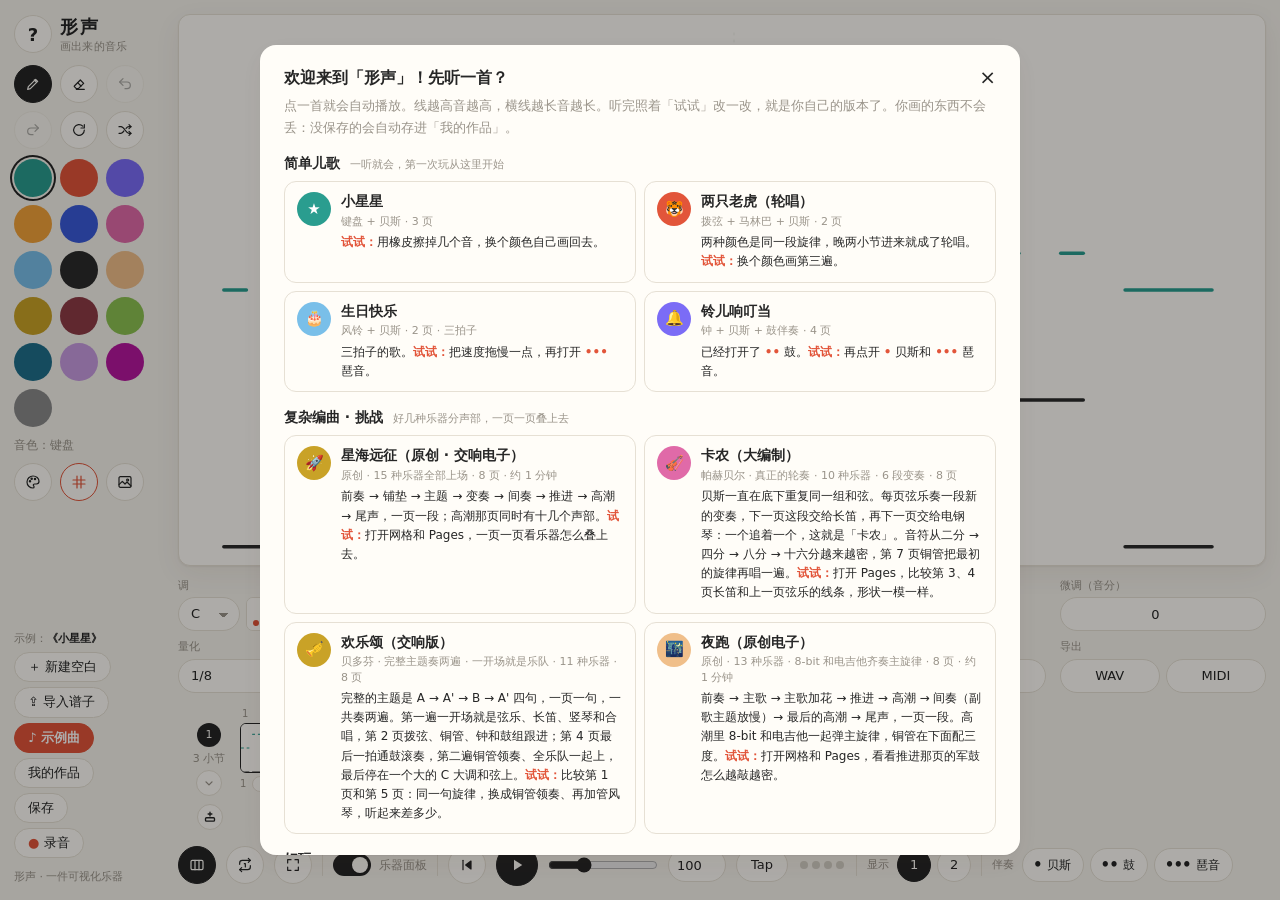
<file: docs/index.html>
<!DOCTYPE html>
<!-- 本文件由 工作文件/shapesound/build.py 自动生成，请不要直接修改；改源文件后重新运行 build.py -->
<html lang="zh-CN">
<head>
<meta charset="utf-8">
<meta name="viewport" content="width=device-width,initial-scale=1">
<title>形声 · 画出来的音乐</title>
<style>
:root{
  --bg:#f6f3ec; --paper:#fffdf8; --ink:#262626; --muted:#9a948a; --soft:#c9c3b8; --line:rgba(60,50,30,.08);
  --line2:rgba(60,50,30,.18); --line3:rgba(60,50,30,.34); --ui:#fffdf8; --uib:#e6e0d4; --hover:rgba(60,50,30,.06);
  --accent:#e2553a; --shadow:0 1px 2px rgba(60,40,10,.06),0 8px 28px rgba(60,40,10,.06);
}
body[data-paper="sky"]{ --bg:#d6e7f6; --paper:#e6f1fb; --ink:#1d2a44; --muted:#6c80a0; --soft:#a9bfd8; --line:rgba(20,50,90,.08);
  --line2:rgba(20,50,90,.18); --line3:rgba(20,50,90,.34); --ui:#f2f8fd; --uib:#c4d8ec; --hover:rgba(20,50,90,.07); }
body[data-paper="night"]{ --bg:#121419; --paper:#1a1d24; --ink:#efebe2; --muted:#878b97; --soft:#4a4f5c; --line:rgba(255,255,255,.05);
  --line2:rgba(255,255,255,.12); --line3:rgba(255,255,255,.26); --ui:#1f232b; --uib:#333845; --hover:rgba(255,255,255,.06); --shadow:0 8px 28px rgba(0,0,0,.4); }
*{box-sizing:border-box;margin:0;padding:0}
html,body{height:100%;overflow:hidden}
body{background:var(--bg);color:var(--ink);font:13px/1.4 -apple-system,"PingFang SC","Microsoft YaHei","Noto Sans SC",system-ui,sans-serif;
  display:grid;grid-template-columns:150px 1fr;gap:0 14px;padding:14px;-webkit-user-select:none;user-select:none;transition:background .3s}
button{font:inherit;color:inherit;background:none;border:0;cursor:pointer}
select,input{font:inherit;color:inherit}
svg{width:16px;height:16px;fill:none;stroke:currentColor;stroke-width:1.8;stroke-linecap:round;stroke-linejoin:round;display:block}

/* ---------- 左侧工具栏 ---------- */
#side{display:flex;flex-direction:column;gap:10px;min-height:0;overflow-y:auto;padding:6px;margin:-6px}   /* 留出 6px，选中色块的外圈不被裁掉 */
.brand{font-weight:700;font-size:18px;letter-spacing:.12em;display:flex;align-items:center;gap:8px}
.brand small{display:block;font-weight:400;font-size:11px;letter-spacing:.02em;color:var(--muted)}
.g3{display:grid;grid-template-columns:repeat(3,38px);gap:8px}
.ib{width:38px;height:38px;border-radius:50%;display:grid;place-items:center;background:var(--ui);border:1px solid var(--uib);position:relative}
.ib:hover{border-color:var(--line3)}
.ib.on{background:var(--ink);color:var(--paper);border-color:var(--ink)}
.ib:disabled{opacity:.35;cursor:default}
.sw{width:38px;height:38px;border-radius:50%;position:relative;transition:transform .1s}
.sw:hover{transform:scale(1.06)}
.sw.on{box-shadow:0 0 0 2px var(--bg),0 0 0 4px var(--ink)}
/* 悬停提示：用一个固定定位的浮层，永远在最上面，靠近窗口边缘时自动换到上方/往里挪，不会被色块或边框盖住 */
#tipbox{position:fixed;left:0;top:0;background:var(--ink);color:var(--paper);font-size:12px;line-height:1.5;padding:4px 10px;border-radius:7px;
  max-width:260px;z-index:60;pointer-events:none;opacity:0;transition:opacity .12s;box-shadow:0 4px 14px rgba(0,0,0,.18)}
#tipbox.show{opacity:.96}
.timbre{font-size:12px;color:var(--muted);height:16px}
.sp{flex:1}
.side-files{display:flex;flex-direction:column;gap:5px;align-items:flex-start}
.side-files .pill{padding:5px 13px}
.pill{padding:6px 14px;border-radius:999px;border:1px solid var(--uib);background:var(--ui);font-size:13px}
.pill:hover{border-color:var(--line3)}
#tBg.holding{box-shadow:0 0 0 3px var(--accent);transition:box-shadow .5s}
.pill.hot{background:var(--accent);color:#fff;border-color:var(--accent);font-weight:600}
.pill.hot:hover{filter:brightness(1.06)}
/* 示例曲 / 我的作品 弹窗 */
.dialog.wide{max-width:760px}
.dialog .lead{font-size:13px;color:var(--muted);margin:-4px 0 14px;line-height:1.7}
.songs{display:grid;grid-template-columns:repeat(auto-fill,minmax(240px,1fr));gap:8px}
.sgroup{margin:16px 0 8px;display:flex;align-items:baseline;gap:10px;flex-wrap:wrap}
.sgroup:first-child{margin-top:0}
.sgroup b{font-size:14px}
.sgroup span{font-size:11px;color:var(--muted)}
.song{display:flex;gap:10px;align-items:flex-start;text-align:left;width:100%;padding:10px 12px;border-radius:12px;border:1px solid var(--uib);background:var(--paper);transition:border-color .15s,transform .1s}
.song:hover{border-color:var(--ink);transform:translateY(-1px)}
.song .pic{flex:none;width:34px;height:34px;border-radius:50%;display:grid;place-items:center;color:#fff;font-size:15px}
.song .t{font-size:14px;font-weight:600}
.song .m{font-size:11px;color:var(--muted);margin:2px 0 4px}
.song .d{font-size:12px;line-height:1.6}
.song .d b{color:var(--accent);font-weight:600}
.dlg-foot{margin-top:14px;display:flex;gap:8px;justify-content:flex-end;flex-wrap:wrap}
.saverow{display:flex;gap:8px;flex-wrap:wrap}
.saverow input{flex:1;min-width:160px;height:34px;border-radius:999px;border:1px solid var(--uib);background:var(--paper);padding:0 14px}
.works{display:flex;flex-direction:column;gap:8px;margin-top:12px;max-height:48vh;overflow:auto}
.work{display:flex;gap:12px;align-items:center;padding:8px 10px;border:1px solid var(--uib);border-radius:12px;background:var(--paper)}
.work.cur{border-color:var(--ink)}
.work canvas{width:96px;height:36px;border-radius:6px;border:1px solid var(--uib);flex:none}
.winfo{flex:1;min-width:0}
.wname{font-weight:600;cursor:text;overflow:hidden;text-overflow:ellipsis;white-space:nowrap}
.wname input{font-weight:600;width:100%;border:1px solid var(--uib);border-radius:6px;padding:1px 6px;background:var(--ui)}
.wmeta{font-size:11px;color:var(--muted)}
.wtag{display:inline-block;font-size:10px;padding:0 6px;border-radius:999px;background:var(--uib);color:var(--ink);margin-right:4px}
.wbtns{display:flex;gap:6px;flex:none}
.pill.sm{padding:4px 11px;font-size:12px}
.pill.danger{background:#c0392b;color:#fff;border-color:#c0392b}
.empty{font-size:12px;color:var(--muted);padding:18px;text-align:center;line-height:1.8}
.worknow{font-size:11px;color:var(--muted);line-height:1.5;word-break:break-all}
.worknow b{color:var(--ink);font-weight:600}
/* 导入谱子 */
.imp-row{display:flex;gap:10px;align-items:center;flex-wrap:wrap;font-size:12px;color:var(--muted)}
.imp-h{font-size:13px;margin:16px 0 6px}
#impText{width:100%;height:150px;resize:vertical;border-radius:10px;border:1px solid var(--uib);background:var(--paper);color:var(--ink);padding:10px 12px;
  font:13px/1.6 ui-monospace,Consolas,"Microsoft YaHei",monospace;-webkit-user-select:text;user-select:text}
.imp-help{font-size:11px;color:var(--muted);line-height:1.9;margin-top:6px}
.imp-help b{color:var(--ink);font-weight:600}
.imp-err{color:#c0392b;font-size:12px;margin-top:8px;min-height:1em}
.imp-note{font-size:11px;color:var(--muted);margin-top:12px;line-height:1.7;border-top:1px solid var(--uib);padding-top:10px}
#phBox{margin-top:10px}
#phPrev{display:block;width:100%;border-radius:10px;border:1px solid var(--uib)}
.ph-ctl{display:flex;gap:14px;flex-wrap:wrap;align-items:center;margin-top:8px;font-size:12px;color:var(--muted)}
.ph-ctl label{display:flex;gap:6px;align-items:center}
.ph-ctl .sel{height:30px;font-size:12px}
.ph-ctl input[type=range]{width:120px;accent-color:var(--ink)}
.ph-foot{display:flex;gap:10px;align-items:center;justify-content:space-between;flex-wrap:wrap;margin-top:8px;font-size:12px;color:var(--muted)}
/* 大屏曲谱 */
body.big{grid-template-columns:1fr;grid-template-rows:1fr;padding:0;height:100%;overflow:hidden}
html:has(body.big){overflow:hidden}
body.big #side,body.big #inst,body.big #strip,body.big #bar{display:none!important}
body.big #toast{top:auto;bottom:18px}
body.big #main{grid-template-rows:1fr;gap:0;height:100vh;height:100dvh}
body.big #stage{border-radius:0;border:0}
#bigbar{position:fixed;top:10px;right:10px;z-index:40;display:flex;gap:6px;align-items:center;flex-wrap:wrap;justify-content:flex-end;
  background:var(--ui);border:1px solid var(--uib);border-radius:24px;padding:5px;box-shadow:var(--shadow);max-width:calc(100vw - 20px)}
#bigbar[hidden]{display:none}
#bigbar .ib.on{background:var(--ink);color:var(--paper)}
#bigbar .bbink{border:3px solid var(--ui);box-shadow:0 0 0 1px var(--uib)}
#bbInks{position:absolute;top:calc(100% + 6px);right:0;display:grid;grid-template-columns:repeat(4,64px);gap:6px;background:var(--ui);
  border:1px solid var(--uib);border-radius:14px;padding:8px;box-shadow:var(--shadow)}
#bbInks[hidden]{display:none}
.bbsw{height:40px;border-radius:10px;color:#fff;font-size:11px;font-weight:600;text-shadow:0 1px 2px rgba(0,0,0,.5);outline-offset:2px}
.bbsw.on{outline:2px solid var(--ink)}
/* 新手引导 */
#tour{position:fixed;inset:0;z-index:60}
#tour[hidden]{display:none}
#tourSpot{position:fixed;border-radius:12px;box-shadow:0 0 0 9999px rgba(20,16,10,.55);transition:all .25s;pointer-events:none}
#tourBubble{position:fixed;background:var(--ui);color:var(--ink);border-radius:14px;padding:14px 16px;box-shadow:0 10px 40px rgba(0,0,0,.3);transition:top .25s,left .25s}
#tourBubble b{font-size:15px;display:block;margin-bottom:4px}
#tourBubble p{font-size:13px;line-height:1.6;color:var(--ink)}
#tourBubble .tc{font-size:11px;color:var(--muted);margin-bottom:2px}
#tourBubble .tb{display:flex;gap:6px;margin-top:12px;align-items:center}
#tourBubble .tb span{flex:1}
/* 引导：按钮闪一闪 */
@keyframes pulse{0%{box-shadow:0 0 0 0 rgba(226,85,58,.6)}70%{box-shadow:0 0 0 6px rgba(226,85,58,0)}100%{box-shadow:0 0 0 0 rgba(226,85,58,0)}}
.ib.pulse{animation:pulse 1.3s ease-out infinite;border-color:var(--accent);color:var(--accent)}
#rec::before{content:"●";color:var(--accent);margin-right:5px}
#rec.on{background:var(--accent);color:#fff;border-color:var(--accent)}
#rec.on::before{color:#fff;animation:blink 1s infinite}
@keyframes blink{50%{opacity:.2}}
.credit{font-size:11px;color:var(--muted);line-height:1.6}

/* ---------- 主区 ---------- */
#main{display:grid;grid-template-areas:'stage' 'inst' 'strip' 'bar';grid-template-rows:1fr auto auto auto;gap:12px;min-height:0;min-width:0}
#stage{grid-area:stage;position:relative;border-radius:12px;background:var(--paper);box-shadow:var(--shadow);border:1px solid var(--uib);overflow:hidden;
  background-size:cover;background-position:center;min-height:200px}
#stage.photo::before{content:"";position:absolute;inset:0;background:rgba(255,255,255,.42);pointer-events:none}
#cv{position:absolute;inset:0;width:100%;height:100%;touch-action:none;cursor:crosshair}
#hint{position:absolute;left:50%;top:50%;transform:translate(-50%,-50%);color:var(--muted);font-size:14px;pointer-events:none;text-align:center;line-height:1.9;transition:opacity .3s}

/* 舞台模式：一格一种乐器（4 × 4） */
#cast{position:absolute;inset:0;display:none;grid-template-columns:repeat(4,1fr);grid-template-rows:repeat(4,1fr);gap:2px;background:var(--uib)}
body.mode3 #cast{display:grid}
body.mode3 #cv{visibility:hidden}
body.mode3 #hint{display:none}
.cell{position:relative;overflow:hidden;cursor:pointer}
.cell img{position:absolute;inset:0;width:100%;height:100%;object-fit:cover;opacity:0;transition:opacity .12s ease-out}
.cell .glow{position:absolute;inset:0;background:rgba(255,255,255,.5);opacity:0;transition:opacity .12s ease-out}
.cell.show img{opacity:1}
.cell.show.nophoto .glow{opacity:1}
.cell .lbl{position:absolute;left:8px;bottom:6px;font-size:11px;color:#fff;text-shadow:0 0 4px rgba(0,0,0,.45)}
.cell .tip{position:absolute;inset:0;display:flex;align-items:center;justify-content:center;text-align:center;padding:0 8px;color:#fff;font-size:11px;text-shadow:0 0 4px rgba(0,0,0,.7)}
#prog3{display:none}
@media (max-width:759px){ #prog3{display:inline-block} }

/* Pages：时间线条 */
#strip{grid-area:strip;display:none;overflow-x:auto;padding:2px 0 2px;max-height:34vh;overflow-y:auto}
body.pages-open #strip{display:block}
.trk{display:flex;align-items:flex-start;margin-bottom:8px}
.trk.ruler{margin-bottom:2px;align-items:flex-end}
.thead{width:62px;flex:none;display:flex;flex-direction:column;align-items:center;gap:4px;font-size:11px;color:var(--muted)}
.thead .n{width:24px;height:24px;border-radius:50%;background:var(--uib);display:grid;place-items:center;color:var(--ink);cursor:pointer;font-size:11px}
.trk.on .thead .n{background:var(--ink);color:var(--paper)}
.rnum{font-size:10px;color:var(--muted);flex:none;padding-left:2px}
.pg{flex:none;display:flex;flex-direction:column;gap:3px;padding-right:4px}
.pg .clip{position:relative;border-radius:6px;overflow:hidden;border:1.5px solid var(--uib);display:block;cursor:pointer;background:var(--paper)}
.pg.on .clip{border-color:var(--ink)}
.pg canvas{display:block;width:100%}
.pg .head{position:absolute;top:0;bottom:0;width:2px;margin-left:-1px;background:var(--accent);display:none}
.pg .under{font-size:10px;color:var(--muted);display:flex;gap:6px;align-items:center}
.pg .bars{border:1px solid var(--uib);border-radius:999px;padding:0 6px;cursor:pointer;background:var(--ui)}
.pg .bars:hover{border-color:var(--line3)}
.pctl{display:flex;gap:4px;align-self:center;padding-left:4px}
.sbtn{width:26px;height:26px;border-radius:50%;border:1px solid var(--uib);background:var(--ui);display:grid;place-items:center;flex:none;position:relative}
.sbtn:hover{border-color:var(--line3)}
.sbtn:disabled{opacity:.35;cursor:default}
.sbtn svg{width:12px;height:12px}
.trackadd{margin-left:19px}

/* 乐器面板 */
#inst{grid-area:inst;display:grid;grid-template-columns:repeat(5,minmax(0,1fr));gap:8px 14px}
body.noinst #inst{display:none}
.f{display:flex;flex-direction:column;gap:4px;min-width:0}
.f>label{font-size:11px;color:var(--muted)}
.f>.c{display:flex;gap:6px;align-items:center;min-width:0}
.sel,.box,.tg{height:34px;border-radius:999px;border:1px solid var(--uib);background:var(--ui);padding:0 12px;min-width:0}
.sel{appearance:none;-webkit-appearance:none;padding-right:26px;flex:1;cursor:pointer;
  background-image:linear-gradient(45deg,transparent 50%,var(--muted) 50%),linear-gradient(135deg,var(--muted) 50%,transparent 50%);
  background-position:calc(100% - 15px) 15px,calc(100% - 10px) 15px;background-size:5px 5px;background-repeat:no-repeat}
.sel option{background:var(--ui);color:var(--ink)}
.sel.key{flex:none;width:62px}
.box{width:100%;text-align:center}
.tg{flex:1;text-align:center}
.tg.on{background:var(--ink);color:var(--paper);border-color:var(--ink)}
.round{width:34px;height:34px;border-radius:50%;border:1px solid var(--uib);background:var(--ui);flex:none}
.oct{min-width:22px;text-align:center;font-variant-numeric:tabular-nums}
#piano{position:relative;height:34px;flex:1;min-width:84px;max-width:130px;border-radius:7px;overflow:hidden;border:1px solid var(--uib);background:var(--ui)}
#piano i{position:absolute;top:0;bottom:0;border-right:1px solid var(--uib);cursor:pointer;background:var(--paper)}
#piano i.b{background:var(--ink);opacity:.82;bottom:42%;border:0;border-radius:0 0 3px 3px;z-index:1}
#piano i.in::after{content:"";position:absolute;left:50%;bottom:4px;width:5px;height:5px;margin-left:-2.5px;border-radius:50%;background:var(--muted)}
#piano i.b.in::after{background:var(--paper);bottom:3px}
#piano i.root::after{background:var(--accent)!important;width:6px;height:6px;margin-left:-3px}
.toggle-row{display:flex;align-items:center;gap:8px;font-size:12px;color:var(--muted)}
.switch{width:38px;height:22px;border-radius:999px;background:var(--uib);position:relative;transition:background .2s}
.switch::after{content:"";position:absolute;left:3px;top:3px;width:16px;height:16px;border-radius:50%;background:var(--paper);transition:left .2s;box-shadow:0 1px 2px rgba(0,0,0,.2)}
.switch.on{background:var(--ink)}
.switch.on::after{left:19px}

/* 走带 */
#bar{grid-area:bar;display:flex;align-items:center;gap:10px;flex-wrap:wrap}
#play{width:42px;height:42px;background:var(--ink);color:var(--paper);border-color:var(--ink)}
#play svg{width:18px;height:18px;fill:currentColor;stroke:none}
#tempo{width:110px;accent-color:var(--ink)}
#bpm{width:58px;height:34px;border-radius:999px;border:1px solid var(--uib);background:var(--ui);text-align:center;font-variant-numeric:tabular-nums}
#tap{height:34px;padding:0 14px;border-radius:999px;border:1px solid var(--uib);background:var(--ui)}
#tap.flash{background:var(--ink);color:var(--paper)}
.num{width:34px;height:34px;border-radius:50%;border:1px solid var(--uib);background:var(--ui);font-variant-numeric:tabular-nums}
.num.on{background:var(--ink);color:var(--paper);border-color:var(--ink)}
.dots{height:34px;padding:0 12px 0 10px;border-radius:999px;border:1px solid var(--uib);background:var(--ui);font-size:12px;line-height:1;display:inline-flex;align-items:center;gap:5px}
.dots b{font-size:15px;letter-spacing:-1px;font-weight:700}
.dots:hover{border-color:var(--line3)}
.grp{display:flex;align-items:center;gap:6px}
.glabel{font-size:11px;color:var(--muted);margin-right:2px}
.dots.on{background:var(--ink);color:var(--paper);border-color:var(--ink)}
.beat{width:8px;height:8px;border-radius:50%;background:var(--line2);display:inline-block;margin:0 2px}
.beat.on{background:var(--accent)}
.vsep{width:1px;height:22px;background:var(--uib)}

/* 弹窗 / 提示 */
.overlay{position:fixed;inset:0;background:rgba(0,0,0,.32);display:none;place-items:center;z-index:40}
.overlay.show{display:grid}
.dialog{background:var(--ui);color:var(--ink);border-radius:16px;max-width:460px;width:calc(100% - 32px);padding:22px 24px;box-shadow:var(--shadow);max-height:90vh;overflow:auto}
.dialog h2{font-size:16px;margin-bottom:10px}
.dialog ol{padding-left:18px;line-height:1.9;font-size:13px}
.dialog .k{margin-top:12px;font-size:12px;color:var(--muted);line-height:1.9}
.dialog kbd{border:1px solid var(--uib);border-radius:4px;padding:0 5px;font-family:inherit;font-size:11px;background:var(--paper)}
.dialog .close{float:right;font-size:20px;line-height:1}
#toast{position:fixed;left:50%;top:26px;transform:translateX(-50%);background:var(--ink);color:var(--paper);padding:8px 16px;border-radius:999px;font-size:13px;opacity:0;transition:opacity .25s;pointer-events:none;z-index:50}
#toast.show{opacity:.92}

@media (max-width:1100px){ #inst{grid-template-columns:repeat(3,minmax(0,1fr))} }
@media (max-width:760px){
  body{grid-template-columns:minmax(0,1fr);grid-template-rows:auto 1fr;padding:10px;gap:10px;overflow:visible;height:auto;min-height:100%}
  html{overflow:auto}
  button,select{touch-action:manipulation}
  #side{flex-direction:row;flex-wrap:wrap;align-items:center;overflow:visible}
  #side .sp,.credit,.timbre{display:none}
  .side-files{flex-direction:row;gap:6px;flex-wrap:wrap;align-items:center;width:100%}
  .side-files .pill{white-space:nowrap;padding:6px 11px;min-height:40px}
  .worknow{width:100%}
  .g3{grid-template-columns:repeat(6,44px);gap:6px}
  .g3:has(> :nth-child(3):last-child){grid-template-columns:repeat(3,44px)}
  .ib,.sw{width:44px;height:44px}
  #swatches .sw{width:36px;height:36px;margin:4px}
  #main{grid-template-areas:'stage' 'bar' 'strip' 'inst';grid-template-rows:46vh auto auto auto;grid-template-rows:clamp(220px,46svh,460px) auto auto auto;gap:10px}
  #bar{gap:8px;padding:8px;border:1px solid var(--uib);border-radius:12px;background:var(--paper)}
  #bar .vsep{display:none}
  #bar .grp{flex-wrap:wrap}
  #play,.num{width:44px;height:44px}
  #tap,.dots,#bpm,.sel,.box,.tg,.round,#piano{min-height:40px}
  .round{width:40px}
  #inst{grid-template-columns:repeat(2,minmax(0,1fr));gap:10px}
  #piano{min-width:0}
  .dialog{padding:16px;max-height:90vh;max-height:90dvh}
  .songs{grid-template-columns:minmax(0,1fr)}
  .dialog .close{min-width:44px;min-height:44px}
  .work{flex-wrap:wrap}
}
</style>
</head>
<body data-paper="paper">

<!-- ================= 左侧工具栏 ================= -->
<aside id="side">
  <div class="brand"><button class="ib" id="helpBtn" data-tip="怎么玩">?</button><div>形声<small>画出来的音乐</small></div></div>
  <div class="g3" id="tools">
    <button class="ib on" id="tPen" data-tip="画笔">
      <svg viewBox="0 0 24 24"><path d="M4 20l4-1 11-11-3-3L5 16l-1 4z"/><path d="M14 6l3 3"/></svg></button>
    <button class="ib" id="tErase" data-tip="橡皮 (Shift+E)">
      <svg viewBox="0 0 24 24"><path d="M8 20h12"/><path d="M5 15l9-9 5 5-8 8H8l-3-3a1 1 0 010-1z"/><path d="M10 10l5 5"/></svg></button>
    <button class="ib" id="tUndo" data-tip="撤销 (Ctrl+Z)">
      <svg viewBox="0 0 24 24"><path d="M9 14L4 9l5-5"/><path d="M4 9h11a5 5 0 010 10h-3"/></svg></button>
    <button class="ib" id="tRedo" data-tip="重做 (Ctrl+Y)">
      <svg viewBox="0 0 24 24"><path d="M15 14l5-5-5-5"/><path d="M20 9H9a5 5 0 000 10h3"/></svg></button>
    <button class="ib" id="tClear" data-tip="清空重来">
      <svg viewBox="0 0 24 24"><path d="M20 12a8 8 0 11-2.3-5.7"/><path d="M20 4v5h-5"/></svg></button>
    <button class="ib" id="tShuffle" data-tip="随机换音色">
      <svg viewBox="0 0 24 24"><path d="M3 7h3c5 0 7 10 12 10h3"/><path d="M3 17h3c2 0 3.2-1.6 4.4-3.6M13.6 9.6C14.8 8 16 7 18 7h3"/><path d="M18 4l3 3-3 3M18 14l3 3-3 3"/></svg></button>
  </div>
  <div class="g3" id="swatches"></div>
  <div class="timbre" id="timbre"></div>
  <div class="g3">
    <button class="ib" id="tPalette" data-tip="换一套颜色">
      <svg viewBox="0 0 24 24"><path d="M12 3a9 9 0 100 18c1.1 0 1.6-.8 1.6-1.6 0-1.3-1.2-1.6-1.2-2.8 0-1 .8-1.6 1.8-1.6H17a4 4 0 004-4c0-4.4-4-8-9-8z"/><circle cx="7.5" cy="11" r="1"/><circle cx="10" cy="7" r="1"/><circle cx="15" cy="7.5" r="1"/></svg></button>
    <button class="ib" id="tGrid" data-tip="音符网格：显示每一行是什么音（G）">
      <svg viewBox="0 0 24 24"><path d="M9 3v18M15 3v18M3 9h18M3 15h18"/></svg></button>
    <button class="ib" id="tBg" data-tip="换背景（长按：用自己的图片）">
      <svg viewBox="0 0 24 24"><rect x="3" y="4" width="18" height="16" rx="2"/><path d="M3 16l5-5 4 4 3-3 6 6"/><circle cx="16" cy="9" r="1.5"/></svg></button>
  </div>
  <div class="sp"></div>
  <div class="side-files">
    <div class="worknow" id="workNow"></div>
    <button class="pill" id="newBtn" data-tip="新建一张空白画纸（没保存的会自动存成草稿）">＋ 新建空白</button>
    <button class="pill" id="impBtn" data-tip="导入现成的谱子（简谱、MusicXML、MIDI），或者把照片描成线条">⇪ 导入谱子</button>
    <button class="pill hot" id="samplesBtn" data-tip="不知道画什么？先听一首示例曲">♪ 示例曲</button>
    <button class="pill" id="libBtn" data-tip="保存过的作品都在这里，点一下就能切换">我的作品</button>
    <button class="pill" id="save" data-tip="保存到「我的作品」（Ctrl+S）">保存</button>
    <button class="pill" id="rec">录音</button>
  </div>
  <div class="credit">形声 · 一件可视化乐器</div>
</aside>

<!-- ================= 主区 ================= -->
<section id="main">
  <main id="stage">
    <canvas id="cv"></canvas>
    <div id="cast"></div>
    <div id="hint">在纸上随便画几笔，然后按 ▶<br>线越高，音越高；从左到右是时间</div>
  </main>

  <div id="bar">
    <button class="ib" id="pagesBtn" data-tip="Pages：把几页串成一条时间线"><svg viewBox="0 0 24 24"><rect x="3" y="5" width="18" height="14" rx="2"/><path d="M9 5v14M15 5v14"/></svg></button>
    <button class="ib" id="loopBtn" data-tip="单页循环：开着时只循环眼前这一页；关掉时一页放完接着放下一页（和 Pages 面板开不开无关）"><svg viewBox="0 0 24 24"><path d="M17 2l3 3-3 3"/><path d="M4 11V9a4 4 0 014-4h12"/><path d="M7 22l-3-3 3-3"/><path d="M20 13v2a4 4 0 01-4 4H4"/><path d="M11 10h1.5v5"/></svg></button>
    <button class="ib" id="bigBtn" data-tip="大屏曲谱：画纸铺满整个屏幕（手机上画谱更方便），Esc 或「退出」回来"><svg viewBox="0 0 24 24"><path d="M4 9V4h5M20 9V4h-5M4 15v5h5M20 15v5h-5"/></svg></button>
    <div class="vsep"></div>
    <div class="toggle-row"><button class="switch on" id="instSw" title="显示/隐藏乐器面板"></button>乐器面板</div>
    <div class="vsep"></div>
    <button class="ib" id="toStart" data-tip="回到开头"><svg viewBox="0 0 24 24"><path d="M6 5v14"/><path d="M18 6l-8 6 8 6z" fill="currentColor"/></svg></button>
    <button class="ib" id="play" data-tip="播放 / 暂停 (空格)"></button>
    <input type="range" id="tempo" min="40" max="240" value="120" title="速度">
    <input type="number" id="bpm" min="40" max="240" value="120" title="BPM">
    <button id="tap" title="跟着拍子连续点几下">Tap</button>
    <span id="beats"><i class="beat"></i><i class="beat"></i><i class="beat"></i><i class="beat"></i></span>
    <div class="vsep"></div>
    <div class="grp"><span class="glabel">显示</span>
    <button class="num on" id="prog1" data-tip="1 画线模式：正常画线">1</button>
    <button class="num" id="prog2" data-tip="2 像素模式：画纸变成方格，播放头扫过时格子发亮">2</button>
    <button class="num" id="prog3" data-tip="3 舞台模式：给每种乐器配一张照片（窗口变窄时才出现）">3</button></div>
    <div class="vsep"></div>
    <div class="grp"><span class="glabel">伴奏</span>
    <button class="dots" id="beat1" data-tip="贝斯伴奏：每拍弹一下低音主音。点一下开，再点关；三种伴奏可以同时开"><b>•</b>贝斯</button>
    <button class="dots" id="beat2" data-tip="鼓伴奏：底鼓、军鼓轮流，加上镲。点一下开，再点关"><b>••</b>鼓</button>
    <button class="dots" id="beat4" data-tip="琶音伴奏：跟着调自动循环一段分解和弦。点一下开，再点关"><b>•••</b>琶音</button></div>
  </div>

  <div id="inst">
    <div class="f"><label>调</label><div class="c"><select class="sel key" id="selKey"></select><div id="piano"></div></div></div>
    <div class="f"><label>音阶</label><div class="c"><select class="sel" id="selScale"></select></div></div>
    <div class="f"><label>音域</label><div class="c"><select class="sel" id="selRange"><option value="1">1 个八度</option><option value="2">2 个八度</option><option value="3">3 个八度</option></select></div></div>
    <div class="f"><label>八度</label><div class="c"><button class="round" id="octDn">−</button><span class="oct" id="octVal">0</span><button class="round" id="octUp">+</button></div></div>
    <div class="f"><label>微调（音分）</label><div class="c"><input class="box" id="tune" type="number" min="-50" max="50" step="1" value="0"></div></div>
    <div class="f"><label>量化</label><div class="c"><select class="sel" id="selQuant"></select></div></div>
    <div class="f"><label>摇摆</label><div class="c"><select class="sel" id="selSwing"></select></div></div>
    <div class="f"><label>节拍器</label><div class="c"><button class="tg" id="click">关</button></div></div>
    <div class="f"><label>MIDI 输入</label><div class="c"><button class="tg" id="midi">关</button></div></div>
    <div class="f"><label>导出</label><div class="c"><button class="tg" id="expWav">WAV</button><button class="tg" id="expMidi">MIDI</button></div></div>
  </div>

  <div id="strip"></div>

</section>

<div class="overlay" id="help"><div class="dialog">
  <button class="close" id="helpClose">×</button>
  <h2>怎么玩</h2>
  <ol>
    <li><b>画线就是作曲。</b>竖线（播放头）从左往右扫，碰到哪条线，哪条线就发声：越高音越高；横线是长音，斜线是琶音，竖线是和弦。</li>
    <li><b>选调和音阶。</b>打开「音符网格」能看到每一行的音名；网格里只有音阶内的音，怎么画都和谐。</li>
    <li><b>定速度。</b>拖速度条、输入 BPM，或者跟着拍子连点 Tap；节拍器可以打开听拍子。</li>
    <li><b>颜色就是音色。</b>十六种颜色对应十六种乐器；最后一种是「鼓组」：画得越低越是底鼓，越高越是镲；接上 MIDI 键盘并打开「MIDI 输入」，播放时弹的音会画进循环里。</li>
  </ol>
  <div class="k">
    <kbd>空格</kbd> 播放/暂停　<kbd>Ctrl</kbd>+<kbd>Z</kbd> 撤销　<kbd>Ctrl</kbd>+<kbd>Y</kbd> 重做　<kbd>Shift</kbd>+<kbd>E</kbd> 橡皮　<kbd>G</kbd> 网格<br>
    <kbd>1</kbd>–<kbd>9</kbd> 选乐器　电脑键盘当琴：<kbd>A</kbd>–<kbd>;</kbd> 从低到高，<kbd>Q</kbd>–<kbd>P</kbd> 接着往上<br>
    底部「伴奏」三个按钮：<b>•</b> 贝斯　<b>••</b> 鼓　<b>•••</b> 琶音。点一下开、再点关，可以同时开好几个；它们跟着你选的调走。<br>
    不知道从哪开始？点左边的 <b>♪ 示例曲</b>，听一首再改着玩。<br>
    有现成的谱子？点 <b>⇪ 导入谱子</b>：粘贴简谱，或选 MusicXML / MIDI 文件，自动画成线条；也能选一张照片，把轮廓描成会响的线条。<br>
    <b>1 / 2 / 3</b> 是显示模式：画线、像素（格子会随播放头亮起）、舞台（每种乐器一个格子配照片，手机宽度才出现）。<br>
    最左边的 <b>Pages</b> 打开时间线（只管显示），旁边的 <b>单页循环</b> 按钮决定是只循环眼前这一页，还是一页放完接着放下一页；Pages 里每页一张画，点「N 小节」改这一页放几个小节，＋ 新页、复制、删除；还能叠加多条时间线一起播。<br>
    右下角 <b>大屏</b> 按钮让画纸铺满整个屏幕，手机上画谱更方便。<br>
    「保存」把作品存进「我的作品」，在那里可以随时切换、改名、删除，或导出成 .json 文件（<kbd>Ctrl</kbd>+<kbd>S</kbd> 快速保存）。
  </div>
  <div class="dlg-foot"><button class="pill hot" id="tourAgain">重新看一遍新手引导</button></div>
</div></div>
<div class="overlay" id="samples"><div class="dialog wide">
  <button class="close" id="samplesClose">×</button>
  <h2 id="samplesTitle">示例曲</h2>
  <div class="lead" id="samplesLead">点一首就会自动播放。线越高音越高，横线越长音越长。听完照着「试试」改一改，就是你自己的版本了。你画的东西不会丢：没保存的会自动存进「我的作品」。</div>
  <div id="songList"></div>
  <div class="dlg-foot"><button class="pill" id="samplesSkip">新建空白，自己画</button></div>
</div></div>
<div class="overlay" id="lib"><div class="dialog wide">
  <button class="close" id="libClose">×</button>
  <h2>我的作品</h2>
  <div class="lead">作品保存在这个浏览器里，刷新、关掉网页都还在。已保存的作品之后的修改会<b>自动保存</b>；没保存的新作品，切换时会自动存成<b>草稿</b>。换电脑或清理浏览器数据前，记得点「导出」备份成文件。</div>
  <div class="saverow"><input id="libName" maxlength="40" placeholder="给当前作品起个名字"><button class="pill hot" id="libSave">保存当前作品</button><button class="pill" id="libSaveNew" hidden>另存为新作品</button></div>
  <div class="works" id="workList"></div>
  <div class="dlg-foot"><button class="pill" id="libNew">新建空白作品</button><button class="pill" id="libImport">从文件导入…</button></div>
</div></div>
<div class="overlay" id="imp"><div class="dialog wide">
  <button class="close" id="impClose">×</button>
  <h2>导入谱子</h2>
  <div class="lead">把现成的谱子自动画成线条：每个声部一种颜色，调、音阶、音域、速度都会自动设好，一页 16 拍，多页自动串成时间线。导入的谱子存进「我的作品」。</div>
  <div class="imp-row"><button class="pill hot" id="impFile">选择文件…</button>
    <span>MusicXML（.musicxml / .xml / .mxl）或 MIDI（.mid）。也可以直接把文件拖到网页上。</span></div>
  <h3 class="imp-h">或者从照片描线</h3>
  <div class="imp-row"><button class="pill" id="phFile">选择照片…</button>
    <span>任何照片或图片都行：把轮廓描成线条，变成一幅会响的画（不是识别图里的音符）。也可以把照片直接拖到网页上。</span></div>
  <div id="phBox" hidden>
    <canvas id="phPrev"></canvas>
    <div class="ph-ctl">
      <label>线条多少 <input type="range" id="phDetail" min="1" max="10" value="5"></label>
      <label>颜色 <select class="sel" id="phColor"><option value="photo">按照片的颜色选乐器</option><option value="one">全用当前选的乐器</option></select></label>
      <label>比例 <select class="sel" id="phFit"><option value="keep">保持照片比例</option><option value="fill">铺满画纸</option></select></label>
    </div>
    <div class="ph-foot"><span id="phInfo"></span><button class="pill hot" id="phGo">用这些线条生成谱子</button></div>
  </div>
  <h3 class="imp-h">或者输入简谱</h3>
  <textarea id="impText" spellcheck="false" placeholder="例如：&#10;1=C 4/4 ♩=100&#10;1 1 5 5 | 6 6 5 - | 4 4 3 3 | 2 2 1 - |"></textarea>
  <div class="imp-help">
    <b>1–7</b> 音　<b>0</b> 休止　<b>-</b> 延长一拍　<b>5.</b> 附点　<b>1_</b> 八分音符　<b>1__</b> 十六分　<b>1'</b> 高八度　<b>1,</b> 低八度　<b>#4 b7</b> 升降　<b>[135]</b> 和弦<br>
    <b>1=G</b> 定调　<b>♩=90</b> 速度　另起一行写 <b>@贝斯</b>（或 @长笛、@鼓…）开始一个新声部，名字决定用什么乐器　第一行不带数字的文字当作标题
  </div>
  <div class="imp-err" id="impErr"></div>
  <div class="dlg-foot"><button class="pill" id="impDemo">填入示例</button><button class="pill hot" id="impGo">生成谱子（Ctrl+Enter）</button></div>
  <div class="imp-note">想把照片或 PDF 里的五线谱当成音符识别出来：网页没法直接做。可以先用免费的 MuseScore（导入 PDF）或 Audiveris 识别，导出成 MusicXML，再从这里导入。</div>
</div></div>
<div id="bigbar" hidden>
  <button class="ib" id="bbPlay" title="播放 / 暂停"></button>
  <button class="ib" id="bbPen" title="画笔"><svg viewBox="0 0 24 24"><path d="M4 20l4-1 11-11-3-3L5 16l-1 4z"/><path d="M14 6l3 3"/></svg></button>
  <button class="ib" id="bbErase" title="橡皮"><svg viewBox="0 0 24 24"><path d="M8 20h12"/><path d="M5 15l9-9 5 5-8 8H8l-3-3a1 1 0 010-1z"/><path d="M10 10l5 5"/></svg></button>
  <button class="ib" id="bbUndo" title="撤销"><svg viewBox="0 0 24 24"><path d="M9 14L4 9l5-5"/><path d="M4 9h11a5 5 0 010 10h-3"/></svg></button>
  <button class="ib bbink" id="bbInk"></button>
  <button class="pill" id="bbExit">退出大屏</button>
  <div id="bbInks" hidden></div>
</div>
<div id="tour" hidden><div id="tourSpot"></div>
  <div id="tourBubble"><div class="tc" id="tourCount"></div><b id="tourTitle"></b><p id="tourText"></p>
    <div class="tb"><button class="pill sm" id="tourSkip">跳过</button><span></span><button class="pill sm" id="tourPrev">上一步</button><button class="pill sm hot" id="tourNext">下一步</button></div></div></div>
<div id="tipbox"></div>
<div id="toast"></div>
<input type="file" id="openFile" accept=".json,application/json" hidden>
<input type="file" id="photoFile" accept="image/*" hidden>
<input type="file" id="castFile" accept="image/*" hidden>
<input type="file" id="impInput" accept=".musicxml,.xml,.mxl,.mid,.midi,.txt" hidden>
<input type="file" id="phInput" accept="image/*" hidden>

<script>
/* ===== js/core.js ===== */
"use strict";
/* 形声 · 音乐数据、状态、音符计算、音频引擎、伴奏、调度器 */
/* =====================================================================
   形声 —— 画线即作曲的可视化乐器
   纯原生 JS + Web Audio API + Web MIDI API，无依赖、双击 index.html 即可离线运行
   ===================================================================== */

// ---------------- 音乐数据 ----------------
const KEY_NAMES  = ['C','C♯','D','E♭','E','F','F♯','G','A♭','A','B♭','B'];
const NAMES_SHARP= ['C','C♯','D','D♯','E','F','F♯','G','G♯','A','A♯','B'];
const NAMES_FLAT = ['C','D♭','D','E♭','E','F','G♭','G','A♭','A','B♭','B'];
const SCALES = {
  majPent:{name:'大调五声',iv:[0,2,4,7,9]},     minPent:{name:'小调五声',iv:[0,3,5,7,10]},
  major:{name:'大调',iv:[0,2,4,5,7,9,11]},       minor:{name:'自然小调',iv:[0,2,3,5,7,8,10]},
  harmMinor:{name:'和声小调',iv:[0,2,3,5,7,8,11]},dorian:{name:'Dorian 多利亚',iv:[0,2,3,5,7,9,10]},
  phrygian:{name:'Phrygian 弗里几亚',iv:[0,1,3,5,7,8,10]}, lydian:{name:'Lydian 利底亚',iv:[0,2,4,6,7,9,11]},
  mixolydian:{name:'Mixolydian 混合利底亚',iv:[0,2,4,5,7,9,10]}, blues:{name:'布鲁斯',iv:[0,3,5,6,7,10]},
  chromatic:{name:'半音阶（全部 12 个音）',iv:[0,1,2,3,4,5,6,7,8,9,10,11]},
};
const MINORISH = new Set(['minor','minPent','blues','phrygian','dorian','harmMinor']);
const QUANT = {'4':{label:'1/4',n:4},'8':{label:'1/8',n:8},'8t':{label:'1/8 三连音',n:12,trip:true},
  '16':{label:'1/16',n:16},'16t':{label:'1/16 三连音',n:24,trip:true},'32':{label:'1/32',n:32}};
const SWING = {off:{label:'关',v:0},light:{label:'轻',v:.10},medium:{label:'中',v:.20},hard:{label:'重',v:.33}};
const INSTR = ['键盘','拨弦','钟','马林巴','长笛','弦乐','风铃','贝斯','8-bit','铜管','管风琴','竖琴','电钢琴','合唱','鼓组','电吉他'];
const NINK = INSTR.length, DRUM_INK = 14;   // 鼓组：线越低越是底鼓，越高越是镲
// 色块的摆放顺序：鼓组放最后（编号不变，旧作品里的颜色不会乱）
const SWATCH_ORDER = [0,1,2,3,4,5,6,7,8,9,10,11,12,13,15,14];
const PALETTES = [
  ['#2a9d8f','#e2553a','#7b6cf6','#f2a23a','#3a5bd9','#e06aa8','#79bfe9','#2b2b2b','#f0bf8a','#c9a227','#8e3b46','#8cc152','#1f6f8b','#c79be0','#8a8a8a','#b5179e'],   // 明亮
  ['#1e6fa8','#c8382b','#e5b23b','#2e7d5b','#9d2933','#3b3f52','#a0522d','#7fa9bd','#7e5aa8','#d9b611','#4c221b','#789262','#065279','#cca4e3','#75878a','#8c4356'],   // 国色：石青 朱砂 藤黄 松绿 胭脂 黛 赭石 月白 青莲 秋香 紫檀 竹青 靛蓝 丁香 苍 绛紫
  ['#00b3a4','#ff5d73','#a78bfa','#ffb020','#4f7cff','#ff7ac6','#5ad1ff','#8a8f9c','#ffd08a','#ffe14d','#c2185b','#a3e635','#22d3ee','#e9a8ff','#9ca3af','#ff3df2'],   // 霓虹
];
const PAPERS = ['paper','sky','night','photo'];
const PAPER_NAMES = {paper:'纸',sky:'天空',night:'夜',photo:'照片'};

// ---------------- 状态 ----------------
const S = { key:0, scale:'majPent', range:3, octave:0, cents:0, quant:'8t', swing:'off', beats:0,
            click:false, midi:false, paper:'paper', palette:0, grid:false, bpm:120, ink:0,
            mode:1 };
// Pages：时间线 → 页 → 线条。一页 = 一圈循环的画；bars = 这一页占几个小节（与原作一致，网页版一小节即一圈）
const newTrack = () => ({ pages:[{strokes:[], bars:1}], pageIndex:0, played:0, collapsed:false });
let tracks = [newTrack()], trackIndex = 0, timelineOn = false;
// 单页循环：开着时只循环眼前这一页；关掉时按 Pages 的顺序一页一页往下播（和 Pages 面板开不开无关）
let loopOne = false;
let strokes = tracks[0].pages[0].strokes;
function syncStrokes(){ const t=tracks[trackIndex]; t.pageIndex=clamp(t.pageIndex,0,t.pages.length-1); strokes=t.pages[t.pageIndex].strokes; }
// 正在发声的线：时间线打开时是每条时间线当前那一页叠在一起；关闭时只有眼前这一页
// 正在发声的线：每条时间线当前那一页叠在一起（单页循环时也一样，只是不翻页）
const playingLists = () => tracks.map(t=>t.pages[t.pageIndex].strokes);
let tool = 'draw';
let undoStack = [], redoStack = [];

// ---------------- 小工具 ----------------
const $ = id => document.getElementById(id);
const clamp = (v,a,b) => Math.max(a, Math.min(b, v));
function toast(m,ms=1800){ const t=$('toast'); t.textContent=m; t.classList.add('show'); clearTimeout(toast._t); toast._t=setTimeout(()=>t.classList.remove('show'),ms); }
function download(blob,name){ const a=document.createElement('a'); a.href=URL.createObjectURL(blob); a.download=name; document.body.appendChild(a); a.click(); setTimeout(()=>{URL.revokeObjectURL(a.href); a.remove();},1000); }
function stamp(){ const d=new Date(),p=n=>String(n).padStart(2,'0'); return `${d.getFullYear()}${p(d.getMonth()+1)}${p(d.getDate())}-${p(d.getHours())}${p(d.getMinutes())}`; }

// ---------------- 音高网格 ----------------
function rows(){
  const iv = SCALES[S.scale].iv, base = 60 + S.key + 12*S.octave - (S.range===3 ? 12 : 0), out = [];
  for(let o=0;o<S.range;o++) for(const i of iv) out.push(base + 12*o + i);
  out.push(base + 12*S.range);
  return out;
}
function noteName(m){
  const flat = [1,3,5,8,10].includes(S.key) || (MINORISH.has(S.scale) && [0,2,5,7].includes(S.key));
  return (flat ? NAMES_FLAT : NAMES_SHARP)[((m%12)+12)%12] + (Math.floor(m/12)-1);
}
const freqOf = m => 440 * Math.pow(2, (m-69)/12 + S.cents/1200);
// 一页固定 2 小节，每小节 8 拍。画纸宽度只影响显示，120 BPM 时一页始终播放 8 秒。
const PULSES = 8, BARS = 2;
const stepsPerBeat = () => QUANT[S.quant].n / 4;            // 1/4→1, 1/8→2, 1/8 三连→3, 1/16→4, 1/16 三连→6, 1/32→8
const stepsPerBar  = () => stepsPerBeat() * PULSES;
const stepsPerLoop = () => stepsPerBar() * BARS;
const stepDur = () => (60/S.bpm) / stepsPerBeat();
const swingOffset = step => QUANT[S.quant].trip ? 0 : (step%2===1 ? SWING[S.swing].v * stepDur() : 0);

// ---------------- 线条 → 音符事件 ----------------
// 把一圈循环分成 N 步；每条线在每一步覆盖的音阶行组成集合；同一音高在相邻步中连续出现就合并成一个长音。
let events = [];
const yToRow = (y,n) => clamp(Math.round((1-y)*(n-1)), 0, n-1);
let cellSets = new WeakMap();      // 每条线在每一步覆盖的音阶行（像素模式用）
let soundMask = [];                // 每一步哪些乐器在响（舞台模式用）
function computeEvents(){
  const N = stepsPerLoop(), n = rows().length;
  events = Array.from({length:N}, () => []); soundMask = new Array(N).fill(0); cellSets = new WeakMap();
  for(const s of playingLists().flat()){
    const sets = Array.from({length:N}, () => new Set());
    cellSets.set(s, sets);
    const addSeg = (x0,y0,x1,y1) => {
      if(x1 < x0){ [x0,x1]=[x1,x0]; [y0,y1]=[y1,y0]; }
      const i0 = clamp(Math.floor(x0*N),0,N-1), i1 = clamp(Math.floor(x1*N),0,N-1), dx = x1-x0;
      for(let i=i0;i<=i1;i++){
        const a = Math.max(x0,i/N), b = Math.min(x1,(i+1)/N);
        const ya = dx>1e-9 ? y0+(y1-y0)*(a-x0)/dx : y0, yb = dx>1e-9 ? y0+(y1-y0)*(b-x0)/dx : y1;
        const ra = yToRow(ya,n), rb = yToRow(yb,n);
        for(let r=Math.min(ra,rb); r<=Math.max(ra,rb); r++) sets[i].add(r);
      }
    };
    const P = s.pts;
    if(P.length===1) addSeg(P[0][0],P[0][1],P[0][0],P[0][1]);
    for(let k=1;k<P.length;k++) addSeg(P[k-1][0],P[k-1][1],P[k][0],P[k][1]);
    for(let i=0;i<N;i++) for(const r of sets[i]){
      if(sets[(i-1+N)%N].has(r)){ if(i!==0 || !sets.every(st=>st.has(r))) continue; }
      let len = 1; while(len<N && sets[(i+len)%N].has(r)) len++;
      events[i].push({row:r, len, ink:s.ink});
      for(let j=0;j<len;j++) soundMask[(i+j)%N] |= 1<<s.ink;
    }
  }
}

// ---------------- 音频引擎 ----------------
let ctx=null, chain=null, recDest=null;
function makeImpulse(ac, secs=1.8){
  const len=Math.floor(ac.sampleRate*secs), buf=ac.createBuffer(2,len,ac.sampleRate);
  for(let c=0;c<2;c++){ const d=buf.getChannelData(c); for(let i=0;i<len;i++) d[i]=(Math.random()*2-1)*Math.pow(1-i/len,2.6); }
  return buf;
}
function buildChain(ac, dest){
  const input=ac.createGain(); input.gain.value=.9;
  const comp=ac.createDynamicsCompressor(); comp.threshold.value=-14; comp.ratio.value=4; comp.attack.value=.005; comp.release.value=.2;
  const verb=ac.createConvolver(); verb.buffer=makeImpulse(ac);
  const wet=ac.createGain(); wet.gain.value=.22;
  // 最后再加一道限幅器：十几个声部一起响时也不会破音
  const lim=ac.createDynamicsCompressor(); lim.threshold.value=-4; lim.knee.value=0; lim.ratio.value=20; lim.attack.value=.002; lim.release.value=.12;
  const out=ac.createGain(); out.gain.value=.92;
  input.connect(comp); input.connect(verb); verb.connect(wet); wet.connect(comp); comp.connect(lim); lim.connect(out); out.connect(dest);
  return {input, comp:out};
}
function ensureAudio(){
  if(!ctx){
    ctx = new (window.AudioContext||window.webkitAudioContext)({latencyHint:'interactive'});
    chain = buildChain(ctx, ctx.destination);
    if(ctx.createMediaStreamDestination){ recDest = ctx.createMediaStreamDestination(); chain.comp.connect(recDest); }
  }
  if(ctx.state==='suspended') ctx.resume();
  return ctx;
}

/* 十六种乐器，全部实时合成。返回 {release(t)} 供实时演奏松键用。 */
// 鼓组：看这个音在当前音阶里的相对高度，决定敲哪一件鼓（0 底鼓 1 通鼓 2 军鼓 3 闭镲 4 开镲 5 吊镲）
function drumKind(f){
  const m=69+12*Math.log2(f/440)-S.cents/100, R=rows(); let best=0;
  R.forEach((x,i)=>{ if(Math.abs(x-m)<Math.abs(R[best]-m)) best=i; });
  return drumKindAt(best/Math.max(1,R.length-1));
}
const drumKindAt=p=>p<.2?0:p<.35?1:p<.55?2:p<.75?3:p<.9?4:5;
function drumHit(ac,out,k,t,vel){
  const P=[{sines:[[160,1,[46,.035]],[320,.12,[90,.02]]],peak:1.3,tau:.14,len:.6},   // 底鼓
           {sines:[[200,1,[110,.08]]],noise:{amp:.08},peak:.9,tau:.18,len:.6},       // 通鼓
           {sines:[[200,.3,[160,.05]]],noise:{amp:.55,hp:1200},peak:1,tau:.07,len:.35}, // 军鼓
           {noise:{amp:.5,hp:7000},peak:.4,tau:.02,len:.1},                        // 闭镲
           {noise:{amp:.5,hp:6500},peak:.35,tau:.16,len:.6},                       // 开镲
           {noise:{amp:.6,hp:4500},peak:.42,tau:.55,len:2.2}][k];                  // 吊镲
  hit(ac,out,t,{...P,peak:P.peak*vel*.75});
}
// 电吉他：Karplus-Strong 拨弦（一根被拨响、慢慢衰减的琴弦）→ 失真 → 音箱模拟
// 失真曲线：带一点不对称的 tanh 软削波，按参数缓存
const distCache=new Map();
function distCurve(k,asym){ const key=k+'_'+asym; let c=distCache.get(key); if(!c){ const n=4096; c=new Float32Array(n);
  for(let i=0;i<n;i++){ const x=i/(n-1)*2-1, y=x+asym*x*x; c[i]=Math.tanh(k*y)/Math.tanh(k*(1+asym)); } distCache.set(key,c); } return c; }
// 琴弦：用整数长度 N 的延迟线生成，平均滤波器还会多出半个采样，所以实际周期是 N+0.5；
// 再用 playbackRate 精确校音。同一个音、同样长度只算一次。
const ksCache=new Map();
function ksBuffer(ac,f,secs){
  const sr=ac.sampleRate, N=Math.max(8,Math.round(sr/f-.5)), key=sr+'|'+N+'|'+secs.toFixed(1), rate=f*(N+.5)/sr;
  if(ksCache.has(key)) return {buf:ksCache.get(key),rate};
  const len=Math.floor(sr*secs), buf=ac.createBuffer(1,len,sr), d=buf.getChannelData(0), line=new Float32Array(N);
  let lp=0; for(let i=0;i<N;i++){ lp+=(Math.random()*2-1-lp)*.7; line[i]=lp; }            // 拨片：低通过的噪声
  const P=Math.max(1,Math.round(N*.11)), ex=line.slice(); for(let i=0;i<N;i++) line[i]=ex[i]-ex[(i+P)%N]*.9; // 拨弦位置
  let m=0; for(let i=0;i<N;i++) m+=line[i]; m/=N; let pk=0; for(let i=0;i<N;i++){ line[i]-=m; pk=Math.max(pk,Math.abs(line[i])); }
  for(let i=0;i<N;i++) line[i]/=pk||1;
  const g=Math.pow(10,-3/(6*f)); // 约 6 秒衰减 60dB，高低音一样长
  let idx=0, prev=line[N-1];
  for(let i=0;i<len;i++){ const cur=line[idx]; d[i]=cur; line[idx]=(cur+prev)*.5*g; prev=cur; idx=(idx+1)%N; }
  if(ksCache.size>400) ksCache.clear();
  ksCache.set(key,buf); return {buf,rate};
}
function voice(ac, out, ink, f, t, dur, vel=.8){
  if(ink===DRUM_INK){ drumHit(ac,out,drumKind(f),t,vel); return {release(){}}; }
  const g=ac.createGain(); g.gain.value=0; g.connect(out);
  const nodes=[], G=g.gain;
  const osc=(type,freq)=>{ const o=ac.createOscillator(); o.type=type; o.frequency.value=freq; nodes.push(o); return o; };
  const amp=v=>{ const x=ac.createGain(); x.gain.value=v; return x; };
  const D=Math.max(dur,.1); let end;
  const vibrato=(target,rate,depth,delay)=>{ const l=osc('sine',rate), lg=amp(0); l.connect(lg); lg.connect(target); lg.gain.setValueAtTime(0,t); lg.gain.linearRampToValueAtTime(depth,t+delay); };
  switch(ink){
    case 0:{ // 键盘：三角波 + 八度泛音，打击后衰减到持续音
      const o1=osc('triangle',f), o2=osc('sine',f*2), a=amp(.22); o1.connect(g); o2.connect(a); a.connect(g);
      const pk=.32*vel; G.setValueAtTime(0,t); G.linearRampToValueAtTime(pk,t+.004); G.setTargetAtTime(pk*.35,t+.004,.12);
      G.setTargetAtTime(0,t+D,.12); end=t+D+.9; break; }
    case 1:{ // 拨弦：锯齿波 + 快速收拢的低通滤波
      const o=osc('sawtooth',f), lp=ac.createBiquadFilter(); lp.type='lowpass'; lp.Q.value=2;
      lp.frequency.setValueAtTime(Math.min(f*10,12000),t); lp.frequency.setTargetAtTime(f*1.2,t,.09);
      o.connect(lp); lp.connect(g);
      const pk=.26*vel; G.setValueAtTime(0,t); G.linearRampToValueAtTime(pk,t+.002); G.setTargetAtTime(0,t+.002,.32);
      G.setTargetAtTime(0,t+D,.08); end=t+Math.min(D,1.6)+.6; break; }
    case 2:{ // 钟：FM 合成
      const car=osc('sine',f), mod=osc('sine',f*3.5), mg=amp(0); mod.connect(mg); mg.connect(car.frequency); car.connect(g);
      mg.gain.setValueAtTime(f*2.2,t); mg.gain.setTargetAtTime(f*.2,t,.25);
      const pk=.24*vel; G.setValueAtTime(0,t); G.linearRampToValueAtTime(pk,t+.003); G.setTargetAtTime(0,t+.003,.7);
      G.setTargetAtTime(0,t+Math.max(D,.2),.35); end=t+Math.max(D,.2)+1.8; break; }
    case 3:{ // 马林巴：基音 + 4 倍泛音快速衰减
      const o1=osc('sine',f), o2=osc('sine',f*3.98), a=amp(0); o1.connect(g); o2.connect(a); a.connect(g);
      a.gain.setValueAtTime(.35,t); a.gain.setTargetAtTime(0,t,.018);
      const pk=.42*vel; G.setValueAtTime(0,t); G.linearRampToValueAtTime(pk,t+.003); G.setTargetAtTime(0,t+.003,.16);
      G.setTargetAtTime(0,t+D,.05); end=t+Math.min(D+.4,1.6); break; }
    case 4:{ // 长笛：正弦 + 少量三角波 + 渐入的颤音 + 气声
      const o1=osc('sine',f), o2=osc('triangle',f*2), a=amp(.08); o1.connect(g); o2.connect(a); a.connect(g);
      vibrato(o1.frequency,5.2,f*.008,.25);
      const nb=ac.createBuffer(1,ac.sampleRate*.3,ac.sampleRate), nd=nb.getChannelData(0); for(let i=0;i<nd.length;i++) nd[i]=Math.random()*2-1;
      const ns=ac.createBufferSource(); ns.buffer=nb; const bp=ac.createBiquadFilter(); bp.type='bandpass'; bp.frequency.value=f*2; bp.Q.value=1.5;
      const na=amp(0); ns.connect(bp); bp.connect(na); na.connect(g); na.gain.setValueAtTime(.5,t); na.gain.setTargetAtTime(0,t,.05); nodes.push(ns);
      const pk=.26*vel; G.setValueAtTime(0,t); G.linearRampToValueAtTime(pk,t+.06); G.setValueAtTime(pk,t+D); G.setTargetAtTime(0,t+D,.08); end=t+D+.6; break; }
    case 5:{ // 弦乐：失谐锯齿波 + 低通 + 慢起音 + 颤音
      const o1=osc('sawtooth',f*.996), o2=osc('sawtooth',f*1.004), lp=ac.createBiquadFilter(); lp.type='lowpass'; lp.frequency.value=Math.min(f*4,9000); lp.Q.value=.6;
      o1.connect(lp); o2.connect(lp); lp.connect(g); vibrato(o1.frequency,5,f*.006,.3); vibrato(o2.frequency,5.4,f*.006,.3);
      const pk=.11*vel; G.setValueAtTime(0,t); G.linearRampToValueAtTime(pk,t+.12); G.setValueAtTime(pk,t+D); G.setTargetAtTime(0,t+D,.22); end=t+D+1.3; break; }
    case 6:{ // 风铃：非谐和泛音，长余音
      [[1,.5],[2.76,.25],[5.4,.13],[8.93,.06]].forEach(([r,v])=>{ if(f*r>16000) return; const o=osc('sine',f*r), a=amp(v); o.connect(a); a.connect(g);
        a.gain.setValueAtTime(v,t); a.gain.setTargetAtTime(0,t,1.1/r); });
      const pk=.3*vel; G.setValueAtTime(0,t); G.linearRampToValueAtTime(pk,t+.002); G.setTargetAtTime(0,t+.002,1.0); end=t+3.2; break; }
    case 7:{ // 贝斯：低八度方波 + 低通
      const o=osc('square',f/2), s=osc('sine',f/2), lp=ac.createBiquadFilter(); lp.type='lowpass'; lp.Q.value=4;
      lp.frequency.setValueAtTime(Math.min(f*3,3000),t); lp.frequency.setTargetAtTime(Math.min(f*1.2,900),t,.12);
      const a=amp(.6); o.connect(lp); lp.connect(g); s.connect(a); a.connect(g);
      const pk=.22*vel; G.setValueAtTime(0,t); G.linearRampToValueAtTime(pk,t+.006); G.setTargetAtTime(pk*.6,t+.006,.15);
      G.setValueAtTime(pk*.6,t+D); G.setTargetAtTime(0,t+D,.06); end=t+D+.5; break; }
    case 9:{ // 铜管：两个略失谐的锯齿波 + 随起音打开的低通，像“吹”出来的
      const o1=osc('sawtooth',f), o2=osc('sawtooth',f*1.003), lp=ac.createBiquadFilter(); lp.type='lowpass'; lp.Q.value=1.2;
      lp.frequency.setValueAtTime(f*1.2,t); lp.frequency.linearRampToValueAtTime(Math.min(f*7,9000),t+.08); lp.frequency.setTargetAtTime(Math.min(f*4,7000),t+.08,.2);
      o1.connect(lp); o2.connect(lp); lp.connect(g); vibrato(o1.frequency,5.5,f*.004,.35);
      const pk=.13*vel; G.setValueAtTime(0,t); G.linearRampToValueAtTime(pk,t+.05); G.setTargetAtTime(pk*.8,t+.05,.2);
      G.setValueAtTime(pk*.8,t+D); G.setTargetAtTime(0,t+D,.07); end=t+D+.5; break; }
    case 10:{ // 管风琴：几根“音栓”叠在一起，按下就响、松开就停
      [[.5,.25],[1,.5],[2,.3],[3,.15],[4,.12]].forEach(([r,v])=>{ if(f*r>15000) return; const o=osc('sine',f*r), a=amp(v); o.connect(a); a.connect(g); });
      const pk=.18*vel; G.setValueAtTime(0,t); G.linearRampToValueAtTime(pk,t+.012); G.setValueAtTime(pk,t+D); G.setTargetAtTime(0,t+D,.05); end=t+D+.4; break; }
    case 11:{ // 竖琴：明亮的拨弦，余音很长
      const o1=osc('triangle',f), o2=osc('sine',f*2), a=amp(.3); o1.connect(g); o2.connect(a); a.connect(g);
      a.gain.setValueAtTime(.3,t); a.gain.setTargetAtTime(0,t,.15);
      const pk=.34*vel; G.setValueAtTime(0,t); G.linearRampToValueAtTime(pk,t+.003); G.setTargetAtTime(0,t+.003,.55); end=t+2.6; break; }
    case 12:{ // 电钢琴：FM 合成 + 一点“叮”的金属音
      const car=osc('sine',f), mod=osc('sine',f), mg=amp(0); mod.connect(mg); mg.connect(car.frequency); car.connect(g);
      mg.gain.setValueAtTime(f*1.4,t); mg.gain.setTargetAtTime(f*.15,t,.18);
      const tine=osc('sine',Math.min(f*7,14000)), ta=amp(0); tine.connect(ta); ta.connect(g); ta.gain.setValueAtTime(.06,t); ta.gain.setTargetAtTime(0,t,.03);
      const pk=.3*vel; G.setValueAtTime(0,t); G.linearRampToValueAtTime(pk,t+.003); G.setTargetAtTime(pk*.4,t+.003,.4);
      G.setTargetAtTime(0,t+Math.max(D,.15),.15); end=t+Math.max(D,.15)+1; break; }
    case 13:{ // 合唱：三个失谐锯齿波 + “啊”的共振峰，慢慢起来
      const mix=amp(1); [.995,1,1.006].forEach(k=>{ const o=osc('sawtooth',f*k); o.connect(mix); vibrato(o.frequency,4.8,f*.005,.4); });
      const bp1=ac.createBiquadFilter(), bp2=ac.createBiquadFilter(); bp1.type='bandpass'; bp2.type='bandpass';
      bp1.frequency.value=750; bp2.frequency.value=1150; bp1.Q.value=4; bp2.Q.value=4;
      const lp=ac.createBiquadFilter(); lp.type='lowpass'; lp.frequency.value=Math.min(f*3,5000);
      const fa=amp(1.6), la=amp(.25); mix.connect(bp1); mix.connect(bp2); mix.connect(lp); bp1.connect(fa); bp2.connect(fa); lp.connect(la); fa.connect(g); la.connect(g);
      const pk=.12*vel; G.setValueAtTime(0,t); G.linearRampToValueAtTime(pk,t+.25); G.setValueAtTime(pk,t+D); G.setTargetAtTime(0,t+D,.3); end=t+D+1.6; break; }
    case 15:{ // 电吉他（重失真 Lead）：拨弦 → 切低频推中频 → 失真 → 音箱（低频饱满、中频略挖、4kHz 以上陡切）
      const secs=Math.min(D+.45,6), {buf,rate}=ksBuffer(ac,f,secs), src=ac.createBufferSource(); src.buffer=buf; src.playbackRate.value=rate; nodes.push(src);
      const bq=(type,fr,Q=.707,gain=0)=>{ const b=ac.createBiquadFilter(); b.type=type; b.frequency.value=fr; b.Q.value=Q; b.gain.value=gain; return b; };
      const drv=amp(22), ws=ac.createWaveShaper(); ws.curve=distCurve(3,.1); ws.oversample='4x';
      const chainG=[bq('highpass',220),bq('peaking',800,.8,7),drv,ws,bq('highpass',90),bq('peaking',120,1,3),bq('peaking',500,1.2,-3),bq('peaking',2000,1,3),bq('lowpass',4200,.9),bq('lowpass',5040,.6),g];
      src.connect(chainG[0]); for(let i=0;i<chainG.length-1;i++) chainG[i].connect(chainG[i+1]);
      const pk=.075*vel; G.setValueAtTime(pk,t); G.setValueAtTime(pk,t+D); G.setTargetAtTime(0,t+D,.06); end=t+secs; break; }
    default:{ // 8-bit：方波，几乎没有包络
      const o=osc('square',f); o.connect(g);
      const pk=.09*vel; G.setValueAtTime(pk,t); G.setValueAtTime(pk*.8,t+.05); G.setValueAtTime(0,t+D*.92); end=t+D+.05; }
  }
  nodes.forEach(o=>{ o.start(t); o.stop(end); });
  nodes[0].onended=()=>{ try{ g.disconnect(); }catch(e){} };
  return { release(at){
    at=Math.max(at,ac.currentTime);
    if(G.cancelAndHoldAtTime) G.cancelAndHoldAtTime(at); else { G.cancelScheduledValues(at); G.setValueAtTime(G.value,at); }
    G.setTargetAtTime(0,at,.1); nodes.forEach(o=>{ try{ o.stop(at+1); }catch(e){} });
  }};
}
function clickSound(ac,out,t,accent){
  const o=ac.createOscillator(), g=ac.createGain(); o.type='square'; o.frequency.value=accent?1760:1180;
  g.gain.setValueAtTime(accent?.12:.07,t); g.gain.exponentialRampToValueAtTime(.0001,t+.04);
  o.connect(g); g.connect(out); o.start(t); o.stop(t+.05);
}

// ---------------- 伴奏：贝斯 / 鼓 / 琶音（三个圆点） ----------------
// 都长在“拍”的格子上：贝斯每拍一下；鼓是偶数拍底鼓、奇数拍军鼓，外加闭镲；
// 琶音在每个镲点上走一个 8 音的小乐句，跟着调走，小调家族的音阶换成小调乐句。
const ARP_MAJOR=[72,76,79,81,84,81,79,76], ARP_MINOR=[72,75,79,82,84,82,79,75];
const MINOR_FAMILY=new Set(['minPent','minor','harmMinor','dorian','phrygian','blues']);
const beatKey=()=>S.key>6?S.key-12:S.key;                  // 伴奏固定在 C3 附近，不随“八度”移动
const beatFreq=m=>440*Math.pow(2,(m+beatKey()-69)/12+S.cents/1200);
function beatHits(step){
  const N=stepsPerLoop(), ps=stepsPerBeat(), onBeat=step%ps===0, beatIdx=Math.floor(step/ps);
  const hatEvery=Math.max(1,Math.round(ps/4)), hatTick=(N<=32)||(step%hatEvery===0);
  const riff=MINOR_FAMILY.has(S.scale)?ARP_MINOR:ARP_MAJOR;
  return { bass:!!(S.beats&1)&&onBeat,
           kick:!!(S.beats&2)&&onBeat&&beatIdx%2===0, snare:!!(S.beats&2)&&onBeat&&beatIdx%2===1, hat:!!(S.beats&2)&&hatTick,
           arp:(S.beats&4)&&hatTick ? riff[Math.floor(step/hatEvery)%riff.length] : null };
}
const noiseCache=new WeakMap();
function noiseBuf(ac){ let b=noiseCache.get(ac); if(!b){ b=ac.createBuffer(1,ac.sampleRate,ac.sampleRate); const d=b.getChannelData(0); for(let i=0;i<d.length;i++) d[i]=Math.random()*2-1; noiseCache.set(ac,b); } return b; }
const BEAT_GAIN=.5;
function hit(ac,out,t,{sines=[],noise=null,peak,tau,len}){
  const g=ac.createGain(); g.connect(out); g.gain.setValueAtTime(peak*BEAT_GAIN,t); g.gain.setTargetAtTime(0,t,tau);
  const srcs=[];
  for(const [f0,amp,sweep] of sines){ const o=ac.createOscillator(), a=ac.createGain(); a.gain.value=amp; o.frequency.setValueAtTime(f0,t);
    if(sweep) o.frequency.setTargetAtTime(sweep[0],t,sweep[1]); o.connect(a); a.connect(g); srcs.push(o); }
  if(noise){ const n=ac.createBufferSource(); n.buffer=noiseBuf(ac); n.loop=true; const a=ac.createGain(); a.gain.value=noise.amp; let node=n;
    if(noise.hp){ const f=ac.createBiquadFilter(); f.type='highpass'; f.frequency.value=noise.hp; n.connect(f); node=f; }
    node.connect(a); a.connect(g); srcs.push(n); }
  srcs.forEach(s=>{ s.start(t); s.stop(t+len); });
}
function scheduleBeats(ac,out,step,t){
  if(!S.beats) return;
  const b=beatHits(step);
  if(b.bass){ const f=130.81*Math.pow(2,beatKey()/12+S.cents/1200); hit(ac,out,t,{sines:[[f,1],[2*f,.45]],peak:.62,tau:.24,len:1.4}); }
  if(b.kick) hit(ac,out,t,{sines:[[180,1,[48,.018]],[360,.15,[96,.018]]],peak:.62,tau:.09,len:.6});
  if(b.snare) hit(ac,out,t,{sines:[[190,.16]],noise:{amp:.2},peak:1,tau:.045,len:.3});
  if(b.hat) hit(ac,out,t,{noise:{amp:.5,hp:6500},peak:.26,tau:.012,len:.08});
  if(b.arp!==null){ const f=beatFreq(b.arp); hit(ac,out,t,{sines:[[f,1],[2*f,.5]],peak:.17,tau:.09,len:.6}); }
}

// ---------------- 调度器（提前排程，时间精确） ----------------
let playing=false, curStep=0, nextTime=0, timer=null;
const stepQueue=[], pendingRipples=[], ripples=[], rowFlash=new Map();
function scheduleStep(step,time){
  const t=time+swingOffset(step), R=rows(), n=R.length, sd=stepDur(), N=stepsPerLoop();
  const list=events[step]||[], vel=.85/Math.sqrt(Math.max(1,list.length/3));
  for(const e of list){
    voice(ctx,chain.input,e.ink,freqOf(R[e.row]),t,e.len*sd*.97,vel);
    pendingRipples.push({time:t,x:(step+.5)/N,y:1-e.row/(n-1),ink:e.ink,row:e.row});
  }
  if(S.click && step%stepsPerBeat()===0) clickSound(ctx,chain.input,t,step===0);
  scheduleBeats(ctx,chain.input,step,t);
  stepQueue.push({step,time});
}
let loopStarted=false;
function tick(){ while(nextTime<ctx.currentTime+.12){
  if(curStep===0 && loopStarted && !loopOne) advanceTimeline();
  loopStarted=true; scheduleStep(curStep,nextTime); nextTime+=stepDur(); curStep=(curStep+1)%stepsPerLoop(); } }
// 一圈结束：每条时间线看当前页放够了几遍，够了就翻到下一页（最后一页之后回到第一页）
function advanceTimeline(){
  let flipped=false;
  tracks.forEach(t=>{ const pg=t.pages[t.pageIndex];
    if(t.pages.length>1 && t.played+1>=pg.bars){ t.pageIndex=(t.pageIndex+1)%t.pages.length; t.played=0; flipped=true; } else t.played++; });
  if(flipped){ if(drawing&&!drawing.erase) drawing=null; syncStrokes(); undoStack=[]; redoStack=[]; renderUndo(); computeEvents(); renderStrip(); $('hint').style.opacity=strokes.length?0:1; }
}
function play(){
  ensureAudio(); if(playing) return;
  computeEvents(); playing=true; loopStarted=false; curStep=0; stepQueue.length=0; nextTime=ctx.currentTime+.02;
  timer=setInterval(tick,25); tick(); renderPlay();
}
function pause(){ playing=false; clearInterval(timer); stepQueue.length=0; pendingRipples.length=0; renderPlay(); document.querySelectorAll('.beat').forEach(b=>b.classList.remove('on')); }
function toStart(){ curStep=0; loopStarted=false; if(playing){ stepQueue.length=0; pendingRipples.length=0; nextTime=ctx.currentTime+.04; } else lastPhase=0; }
function renderPlay(){ $('play').innerHTML = playing ? '<svg viewBox="0 0 24 24"><rect x="6" y="5" width="4" height="14" rx="1"/><rect x="14" y="5" width="4" height="14" rx="1"/></svg>'
                                                    : '<svg viewBox="0 0 24 24"><path d="M8 5l11 7-11 7z"/></svg>'; }
</script>
<script>
/* ===== js/canvas.js ===== */
"use strict";
/* 形声 · 画布、画线/橡皮、实时演奏、速度、乐器面板、显示模式、Pages 时间线 */
// ---------------- 画布 ----------------
const cv=$('cv'), g2d=cv.getContext('2d');
const coarsePointer=window.matchMedia('(pointer: coarse)');
const beatDots=document.querySelectorAll('.beat');
let W=0,H=0,DPR=1;
const PAD={l:40,r:16,t:18,b:18};
function resize(){
  const r=cv.getBoundingClientRect(), ratio=window.devicePixelRatio||1;
  DPR=coarsePointer.matches ? Math.min(ratio,2) : ratio;
  W=r.width; H=r.height; cv.width=Math.round(W*DPR); cv.height=Math.round(H*DPR);
}
new ResizeObserver(resize).observe(cv);
const gx=x=>PAD.l+x*(W-PAD.l-PAD.r), gy=y=>PAD.t+y*(H-PAD.t-PAD.b);
const nx=px=>clamp((px-PAD.l)/(W-PAD.l-PAD.r),0,1), ny=py=>clamp((py-PAD.t)/(H-PAD.t-PAD.b),0,1);
const inkColor=i=>PALETTES[S.palette][i];
let C={};
function readColors(){ const cs=getComputedStyle(document.body), v=k=>cs.getPropertyValue(k).trim();
  C={line:v('--line'),line2:v('--line2'),line3:v('--line3'),muted:v('--muted'),ink:v('--ink'),accent:v('--accent'),paper:v('--paper')}; }

let playheadX=-1, lastPhase=-1, lastBeatStep=null;
function strokeYsAt(s,x){ // 这条线在横坐标 x 处的所有纵坐标（用于在播放头上画交点）
  const P=s.pts, ys=[];
  if(P.length===1){ if(Math.abs(P[0][0]-x)<.006) ys.push(P[0][1]); return ys; }
  for(let k=1;k<P.length;k++){ const [x0,y0]=P[k-1],[x1,y1]=P[k];
    if((x0<=x&&x<=x1)||(x1<=x&&x<=x0)){ ys.push(x1===x0?y0:y0+(y1-y0)*(x-x0)/(x1-x0)); } }
  return ys;
}
function draw(){
  requestAnimationFrame(draw);
  if(!W) return;
  // 播放和像素模式需要在拖动时更新音符，普通画线可以等到松手。
  if(strokeEventsDirty && (playing || S.mode===2)){
    strokeEventsDirty=false;
    computeEvents();
  }
  const g=g2d; g.setTransform(DPR,0,0,DPR,0,0); g.clearRect(0,0,W,H);
  const R=rows(), n=R.length, N=stepsPerLoop(), spb=stepsPerBar(), beat=stepsPerBeat(), now=ctx?ctx.currentTime:0, tNow=performance.now();

  playheadX=-1;
  if(playing && stepQueue.length){
    while(stepQueue.length>1 && stepQueue[1].time<=now) stepQueue.shift();
    const cur=stepQueue[0];
    if(cur.time<=now){
      playheadX=(cur.step+clamp((now-cur.time)/stepDur(),0,1))/N; lastPhase=playheadX;
      if(cur!==lastBeatStep){
        lastBeatStep=cur;
        const b=Math.floor(cur.step/beat)%4;
        beatDots.forEach((el,k)=>el.classList.toggle('on',k===b));
      }
    }
  }
  while(pendingRipples.length && pendingRipples[0].time<=now){ const p=pendingRipples.shift(); ripples.push({...p,born:tNow}); rowFlash.set(p.row,tNow); }

  if(S.mode===3){ updateCast(); return; }
  if(S.mode===2){ drawPixels(g,tNow); return; }

  // 网格（默认隐藏，像一张白纸）
  if(S.grid){
    for(let i=0;i<=N;i++){ const x=gx(i/N); g.strokeStyle=i%spb===0?C.line3:(i%beat===0?C.line2:C.line); g.lineWidth=i%spb===0?1.3:1;
      g.beginPath(); g.moveTo(x,PAD.t-6); g.lineTo(x,H-PAD.b+6); g.stroke(); }
    const gap=(H-PAD.t-PAD.b)/(n-1);
    g.textBaseline='middle'; g.textAlign='right';
    for(let i=0;i<n;i++){
      const y=gy(1-i/(n-1)), tonic=(R[i]-S.key)%12===0, fl=rowFlash.get(i), hot=fl&&tNow-fl<220;
      g.strokeStyle=tonic?C.line3:C.line2; g.lineWidth=tonic?1.3:1; g.beginPath(); g.moveTo(PAD.l,y); g.lineTo(W-PAD.r,y); g.stroke();
      if(gap>=12||tonic||hot||i%2===0){ g.fillStyle=hot?C.accent:(tonic?C.ink:C.muted);
        g.font=(tonic||hot?'600 ':'')+'10px -apple-system,"PingFang SC","Microsoft YaHei",sans-serif'; g.fillText(noteName(R[i]),PAD.l-8,y); }
    }
  } else {
    // 不显示网格时，只在小节处画一条很淡的分隔
    for(let b=1;b<BARS;b++){ const x=gx(b/BARS); g.strokeStyle=C.line; g.lineWidth=1; g.setLineDash([2,5]); g.beginPath(); g.moveTo(x,PAD.t); g.lineTo(x,H-PAD.b); g.stroke(); g.setLineDash([]); }
  }

  // 线条（时间线打开时，其他时间线正在播的页淡淡地显示在下面）
  g.lineCap='round'; g.lineJoin='round';
  const inkLists=[[strokes,1]]; if(tracks.length>1) tracks.forEach((t,k)=>{ if(k!==trackIndex) inkLists.unshift([t.pages[t.pageIndex].strokes,.28]); });
  for(const [list,fade] of inkLists) for(const s of list){
    g.globalAlpha=fade;
    const col=inkColor(s.ink); g.strokeStyle=col; g.fillStyle=col; g.lineWidth=3.5;
    if(S.paper==='photo'){ g.shadowColor='rgba(255,255,255,.9)'; g.shadowBlur=4; }
    const P=s.pts;
    if(P.length===1){ g.beginPath(); g.arc(gx(P[0][0]),gy(P[0][1]),4,0,Math.PI*2); g.fill(); }
    else{ g.beginPath(); g.moveTo(gx(P[0][0]),gy(P[0][1]));
      for(let k=1;k<P.length-1;k++){ const mx=(gx(P[k][0])+gx(P[k+1][0]))/2, my=(gy(P[k][1])+gy(P[k+1][1]))/2; g.quadraticCurveTo(gx(P[k][0]),gy(P[k][1]),mx,my); }
      const L=P[P.length-1]; g.lineTo(gx(L[0]),gy(L[1])); g.stroke(); }
    g.shadowBlur=0; g.globalAlpha=1;
  }

  // 涟漪
  for(let i=ripples.length-1;i>=0;i--){ const r=ripples[i], age=(tNow-r.born)/600; if(age>=1){ ripples.splice(i,1); continue; }
    g.strokeStyle=inkColor(r.ink); g.globalAlpha=(1-age)*.8; g.lineWidth=1.6; g.beginPath(); g.arc(gx(r.x),gy(r.y),4+age*20,0,Math.PI*2); g.stroke(); g.globalAlpha=1; }

  // 播放头 + 交点
  if(playheadX>=0){
    const x=gx(playheadX); g.strokeStyle=C.ink; g.globalAlpha=.75; g.lineWidth=1.2;
    g.beginPath(); g.moveTo(x,0); g.lineTo(x,H); g.stroke(); g.globalAlpha=1;
    g.fillStyle=C.ink;
    for(const s of playingLists().flat()) for(const y of strokeYsAt(s,playheadX)){ g.beginPath(); g.arc(x,gy(y),4,0,Math.PI*2); g.fill(); }
  }
  if(tool==='erase' && pointer.inside){ g.strokeStyle=C.muted; g.setLineDash([3,3]); g.lineWidth=1; g.beginPath(); g.arc(pointer.x,pointer.y,ERASE_R,0,Math.PI*2); g.stroke(); g.setLineDash([]); }
}
function frame(){ requestAnimationFrame(frame); if(timelineOn){ moveHeads(); if(drawing && tNowMs()-thumbAt>120){ thumbAt=tNowMs(); refreshThumb(); } } }
const tNowMs=()=>performance.now();

// ---------------- 画线 / 橡皮 / 撤销重做 ----------------
const ERASE_R=14, pointer={x:0,y:0,inside:false};
let drawing=null, activePointer=null, strokeEventsDirty=false;
let lastPreviewRow=-1, lastPreviewT=0, erasedAny=false;
function snapshot(){ undoStack.push(JSON.stringify(strokes)); if(undoStack.length>80) undoStack.shift(); redoStack.length=0; renderUndo(); }
function setStrokes(arr){ strokes.length=0; strokes.push(...arr); }
function changed(){ strokeEventsDirty=false; computeEvents(); $('hint').style.opacity=strokes.length?0:1; renderUndo(); if(timelineOn) refreshThumb(); autosave(); updateGridPulse(); }
function renderUndo(){ $('tUndo').disabled=!undoStack.length; $('tRedo').disabled=!redoStack.length; }
function undo(){ if(!undoStack.length) return; redoStack.push(JSON.stringify(strokes)); setStrokes(JSON.parse(undoStack.pop())); changed(); }
function redo(){ if(!redoStack.length) return; undoStack.push(JSON.stringify(strokes)); setStrokes(JSON.parse(redoStack.pop())); changed(); }
function previewAt(y){
  if(!ctx) return; const R=rows(), r=yToRow(y,R.length), t=performance.now();
  if(r!==lastPreviewRow && t-lastPreviewT>35){ lastPreviewRow=r; lastPreviewT=t;
    voice(ctx,chain.input,S.ink,freqOf(R[r]),ctx.currentTime+.005,.16,playing?.45:.7); rowFlash.set(r,t); }
}
function eraseAt(px,py){
  const keep=strokes.filter(s=>!s.pts.some((p,k)=>{ const ax=gx(p[0]),ay=gy(p[1]);
    if(k===0) return Math.hypot(ax-px,ay-py)<ERASE_R;
    const b=s.pts[k-1],bx=gx(b[0]),by=gy(b[1]),dx=ax-bx,dy=ay-by,L=dx*dx+dy*dy; const u=clamp(L?((px-bx)*dx+(py-by)*dy)/L:0,0,1);
    return Math.hypot(bx+u*dx-px,by+u*dy-py)<ERASE_R; }));
  if(keep.length===strokes.length) return;
  if(!erasedAny) snapshot();
  erasedAny=true; setStrokes(keep); strokeEventsDirty=true;
}
const pos=e=>{ const r=cv.getBoundingClientRect(); return [e.clientX-r.left,e.clientY-r.top]; };
cv.addEventListener('pointerdown',e=>{
  if(activePointer!==null || !e.isPrimary || e.button!==0) return;
  activePointer=e.pointerId; cv.setPointerCapture(activePointer);
  const [px,py]=pos(e);
  pointer.x=px; pointer.y=py; pointer.inside=true;
  if(tool==='erase'){ erasedAny=false; drawing={erase:true}; eraseAt(px,py); return; }
  ensureAudio(); snapshot();
  drawing={ink:S.ink,pts:[[nx(px),ny(py)]]}; strokes.push(drawing);
  strokeEventsDirty=true; lastPreviewRow=-1; lastPreviewT=-Infinity; previewAt(ny(py));
});
cv.addEventListener('pointermove',e=>{
  if(activePointer!==null ? e.pointerId!==activePointer : e.pointerType==='touch') return;
  const [px,py]=pos(e); pointer.x=px; pointer.y=py; pointer.inside=true;
  if(!drawing) return;
  if(drawing.erase){ eraseAt(px,py); return; }
  const L=drawing.pts[drawing.pts.length-1]; if(Math.hypot(gx(L[0])-px,gy(L[1])-py)<3) return;
  drawing.pts.push([nx(px),ny(py)]); strokeEventsDirty=true; previewAt(ny(py));
});
cv.addEventListener('pointerleave',e=>{ if(activePointer===null || e.pointerId===activePointer) pointer.inside=false; });
function endDraw(e){
  if(e.pointerId!==activePointer) return;
  activePointer=null;
  if(e.pointerType==='touch') pointer.inside=false;
  if(!drawing) return;
  const didChange=!drawing.erase || erasedAny;
  drawing=null;
  if(didChange) changed();
}
cv.addEventListener('pointerup',endDraw);
cv.addEventListener('pointercancel',endDraw);
cv.addEventListener('lostpointercapture',endDraw);

// ---------------- 实时演奏：MIDI 键盘 / 电脑键盘 ----------------
const held=new Map();
function nearestRow(m){ const R=rows(); while(m<R[0]) m+=12; while(m>R[R.length-1]) m-=12;
  let best=0,bd=1e9; R.forEach((x,i)=>{ const d=Math.abs(x-m); if(d<bd){bd=d;best=i;} }); return best; }
function liveOn(id,row,midiNote,vel=.8){
  ensureAudio(); const m=midiNote??rows()[row]; if(held.has(id)) liveOff(id);
  held.set(id,{v:voice(ctx,chain.input,S.ink,freqOf(m),ctx.currentTime+.003,6,vel),row,start:playheadX});
  rowFlash.set(row,performance.now());
}
function liveOff(id){
  const h=held.get(id); if(!h) return; held.delete(id); h.v.release(ctx.currentTime);
  if(playing && h.start>=0 && playheadX>=0){   // 播放中弹的音，按量化画进循环
    const N=stepsPerLoop(), n=rows().length, a=clamp(Math.round(h.start*N),0,N-1);
    let b=playheadX<h.start ? N : Math.round(playheadX*N); b=clamp(Math.max(b,a+1),1,N);
    const y=1-h.row/(n-1); snapshot(); strokes.push({ink:S.ink,pts:[[(a+.1)/N,y],[(b-.1)/N,y]]}); changed();
  }
}
let midiAccess=null;
async function setMidi(on){
  if(!on){ if(midiAccess) for(const i of midiAccess.inputs.values()) i.onmidimessage=null; return; }
  if(!navigator.requestMIDIAccess){ toast('此浏览器不支持 Web MIDI，请用 Chrome 或 Edge'); S.midi=false; renderInst(); return; }
  try{ midiAccess=await navigator.requestMIDIAccess();
    const hook=()=>{ let c=0; for(const i of midiAccess.inputs.values()){ i.onmidimessage=onMidi; c++; } return c; };
    const c=hook(); midiAccess.onstatechange=hook; toast(c?`已连接 ${c} 个 MIDI 设备`:'MIDI 已开启，暂未检测到设备');
  }catch(err){ toast('无法打开 MIDI：'+err.message); S.midi=false; renderInst(); }
}
function onMidi(e){ const [st,d1,d2]=e.data, cmd=st&0xf0;
  if(cmd===0x90&&d2>0) liveOn('m'+d1,nearestRow(d1),d1,.4+d2/127*.6); else if(cmd===0x80||(cmd===0x90&&d2===0)) liveOff('m'+d1); }
const KEYMAP="asdfghjkl;qwertyuiop";
window.addEventListener('keydown',e=>{
  if(e.target.tagName==='INPUT'||e.target.tagName==='SELECT') return;
  if(e.key==='Escape'){ closeSamples(); closeLib(); $('help').classList.remove('show'); $('imp').classList.remove('show'); return; }
  if(document.querySelector('.overlay.show')) return;   // 弹窗开着时不响应快捷键
  if((e.ctrlKey||e.metaKey)&&e.key.toLowerCase()==='s'){ e.preventDefault(); quickSave(); return; }
  const k=e.key.toLowerCase();
  if((e.ctrlKey||e.metaKey)&&k==='z'){ e.preventDefault(); e.shiftKey?redo():undo(); return; }
  if((e.ctrlKey||e.metaKey)&&k==='y'){ e.preventDefault(); redo(); return; }
  if(e.ctrlKey||e.metaKey||e.altKey) return;
  if(e.code==='Space'){ e.preventDefault(); playing?pause():play(); return; }
  if(e.shiftKey&&k==='e'){ setTool(tool==='erase'?'draw':'erase'); return; }
  if(e.repeat||e.shiftKey) return;
  if(/^[1-9]$/.test(k)){ setInk(+k-1); return; }
  if(k==='g'){ toggleGrid(); return; }
  const idx=KEYMAP.indexOf(k); if(idx>=0 && idx<rows().length) liveOn('k'+k,idx);
});
window.addEventListener('keyup',e=>{ const k=e.key.toLowerCase(); if(KEYMAP.includes(k)) liveOff('k'+k); });

// ---------------- 速度 / Tap ----------------
function setBpm(v){ S.bpm=clamp(Math.round(v)||120,40,240); $('bpm').value=S.bpm; $('tempo').value=S.bpm; autosave(); }
$('tempo').oninput=e=>setBpm(+e.target.value);
$('bpm').onchange=e=>setBpm(+e.target.value);
const taps=[];
$('tap').addEventListener('pointerdown',()=>{
  ensureAudio(); const t=performance.now(); if(taps.length&&t-taps[taps.length-1]>2000) taps.length=0;
  taps.push(t); if(taps.length>6) taps.shift(); clickSound(ctx,chain.input,ctx.currentTime+.002,taps.length===1);
  if(taps.length>=2) setBpm(60000/((taps[taps.length-1]-taps[0])/(taps.length-1)));
  $('tap').classList.add('flash'); setTimeout(()=>$('tap').classList.remove('flash'),90);
});

// ---------------- 乐器面板 ----------------
function fillSelect(id,entries){ $(id).innerHTML=entries.map(([v,l])=>`<option value="${v}">${l}</option>`).join(''); }
fillSelect('selKey',KEY_NAMES.map((l,i)=>[i,l]));
fillSelect('selScale',Object.entries(SCALES).map(([k,o])=>[k,o.name]));
fillSelect('selQuant',Object.entries(QUANT).map(([k,o])=>[k,o.label]));
fillSelect('selSwing',Object.entries(SWING).map(([k,o])=>[k,o.label]));
function setSetting(k,v){
  const oldN=stepsPerLoop(); S[k]=v;
  if(playing&&stepsPerLoop()!==oldN){ curStep=Math.floor(curStep/oldN*stepsPerLoop())%stepsPerLoop(); stepQueue.length=0; }
  computeEvents(); renderInst(); autosave();
}
$('selKey').onchange=e=>setSetting('key',+e.target.value);
$('selScale').onchange=e=>setSetting('scale',e.target.value);
$('selRange').onchange=e=>setSetting('range',+e.target.value);
$('selQuant').onchange=e=>setSetting('quant',e.target.value);
$('selSwing').onchange=e=>setSetting('swing',e.target.value);
$('octDn').onclick=()=>setSetting('octave',clamp(S.octave-1,-2,2));
$('octUp').onclick=()=>setSetting('octave',clamp(S.octave+1,-2,2));
$('tune').onchange=e=>{ S.cents=clamp(Math.round(+e.target.value)||0,-50,50); e.target.value=S.cents; autosave(); };
$('click').onclick=()=>{ S.click=!S.click; renderInst(); autosave(); };
$('midi').onclick=()=>{ S.midi=!S.midi; renderInst(); setMidi(S.midi); };
// 迷你钢琴：显示当前音阶，点击换调
const WHITE=[0,2,4,5,7,9,11], BLACK=[[1,1],[3,2],[6,4],[8,5],[10,6]];
function buildPiano(){
  const p=$('piano'); p.innerHTML=''; const w=100/7;
  WHITE.forEach((pc,i)=>{ const el=document.createElement('i'); el.dataset.pc=pc; el.style.left=i*w+'%'; el.style.width=w+'%'; p.appendChild(el); });
  BLACK.forEach(([pc,after])=>{ const el=document.createElement('i'); el.className='b'; el.dataset.pc=pc; el.style.left=(after*w-w*.3)+'%'; el.style.width=w*.6+'%'; p.appendChild(el); });
  p.onclick=e=>{ const pc=e.target.dataset.pc; if(pc!==undefined) setSetting('key',+pc); };
}
function renderInst(){
  $('selKey').value=S.key; $('selScale').value=S.scale; $('selRange').value=S.range; $('selQuant').value=S.quant; $('selSwing').value=S.swing;
  $('octVal').textContent=(S.octave>0?'+':'')+S.octave; $('tune').value=S.cents;
  $('click').textContent=S.click?'开':'关'; $('click').classList.toggle('on',S.click);
  $('midi').textContent=S.midi?'开':'关'; $('midi').classList.toggle('on',S.midi);
  const inScale=new Set(SCALES[S.scale].iv.map(i=>(i+S.key)%12));
  $('piano').querySelectorAll('i').forEach(el=>{ const pc=+el.dataset.pc; el.classList.toggle('in',inScale.has(pc)); el.classList.toggle('root',pc===S.key); });
  $('selSwing').disabled=!!QUANT[S.quant].trip; $('selSwing').title=QUANT[S.quant].trip?'三连音量化时摇摆不起作用':'';
  [1,2,4].forEach(bit=>$('beat'+bit).classList.toggle('on',!!(S.beats&bit)));
  [1,2,3].forEach(k=>$('prog'+k).classList.toggle('on',S.mode===k));
}
$('instSw').onclick=()=>{ const on=document.body.classList.toggle('noinst'); $('instSw').classList.toggle('on',!on); };
// 三个圆点：贝斯 / 鼓 / 琶音，各自开关，可以叠加
[1,2,4].forEach(bit=>$('beat'+bit).onclick=()=>{ S.beats^=bit; renderInst(); autosave(); });

// ---------------- 显示模式：1 画线 / 2 像素 / 3 舞台 ----------------
function setMode(m){
  if(m===3 && window.innerWidth>=760) m=1;              // 舞台是手机上的玩法，宽屏回到画线
  S.mode=m; [1,2,3].forEach(k=>$('prog'+k).classList.toggle('on',k===m));
  document.body.classList.toggle('mode3',m===3); if(m===3) buildCast(); autosave();
}
[1,2,3].forEach(k=>$('prog'+k).onclick=()=>setMode(k));
window.addEventListener('resize',()=>{ if(S.mode===3 && window.innerWidth>=760) setMode(1); });

// 像素模式：列 = 步，行数让格子保持正方形；线碰到的每个音阶行点亮一格，播放头经过时格子发亮再慢慢暗下去
function latticeRows(){ const w=W-PAD.l-PAD.r, h=H-PAD.t-PAD.b; return Math.max(1,Math.round(stepsPerLoop()*h/Math.max(w,1))); }
function forEachCell(s,fn){
  const sets=cellSets.get(s); if(!sets) return;
  const N=stepsPerLoop(), n=rows().length, rowsL=latticeRows(), w=W-PAD.l-PAD.r, h=H-PAD.t-PAD.b, cw=w/N, ch=h/rowsL;
  for(let st=0;st<N;st++){ const set=sets[st]; if(!set||!set.size) continue; const seen=new Set();
    for(const r of set){ const lr=clamp(Math.floor((n-1-r+.5)/n*rowsL),0,rowsL-1); if(seen.has(lr)) continue; seen.add(lr);
      fn(PAD.l+st*cw, PAD.t+lr*ch, cw, ch, st); } }
}
const litCache={};
function litColor(hex){ if(litCache[hex]) return litCache[hex];
  const c=[1,3,5].map(i=>parseInt(hex.slice(i,i+2),16)).map(v=>Math.round(v+(255-v)*.55)); return litCache[hex]=`rgba(${c[0]},${c[1]},${c[2]},`; }
function cellRect(g,x,y,w,h){ const r=Math.min(w,h)*.12; g.beginPath(); if(g.roundRect) g.roundRect(x+1,y+1,w-2,h-2,r); else g.rect(x+1,y+1,w-2,h-2); g.fill(); }
function drawPixels(g){
  const N=stepsPerLoop(), rowsL=latticeRows(), w=W-PAD.l-PAD.r, h=H-PAD.t-PAD.b, cw=w/N, ch=h/rowsL;
  g.lineWidth=1; g.strokeStyle=C.line2; g.beginPath();
  for(let st=0;st<=N;st++){ const x=Math.round(PAD.l+st*cw)+.5; g.moveTo(x,PAD.t); g.lineTo(x,PAD.t+h); }
  for(let r=0;r<=rowsL;r++){ const y=Math.round(PAD.t+r*ch)+.5; g.moveTo(PAD.l,y); g.lineTo(PAD.l+w,y); }
  g.stroke();
  for(const s of strokes){ g.fillStyle=inkColor(s.ink); forEachCell(s,(x,y,cw2,ch2)=>cellRect(g,x,y,cw2,ch2)); }
  if(playheadX>=0){
    const playCol=playheadX*N;
    for(const s of strokes){ const lit=litColor(inkColor(s.ink));
      forEachCell(s,(x,y,cw2,ch2,st)=>{ let d=playCol-st; if(d<0) d+=N; let k; if(d<=1) k=1; else if(d<2.5) k=1-(d-1)/1.5; else return;
        g.fillStyle=lit+k+')'; cellRect(g,x,y,cw2,ch2); }); }
    const x=gx(playheadX); g.strokeStyle=C.ink; g.globalAlpha=.75; g.lineWidth=1.2; g.beginPath(); g.moveTo(x,0); g.lineTo(x,H); g.stroke(); g.globalAlpha=1;
  }
  if(tool==='erase' && pointer.inside){ g.strokeStyle=C.muted; g.setLineDash([3,3]); g.lineWidth=1; g.beginPath(); g.arc(pointer.x,pointer.y,ERASE_R,0,Math.PI*2); g.stroke(); g.setLineDash([]); }
}

// 舞台模式：一格一种颜色（乐器）。暂停时全部显示；播放时某种乐器在响，它的格子才亮起 / 露出照片
const castPhotos=new Array(NINK).fill(null); let castTarget=-1;
function buildCast(){
  const el=$('cast'); el.innerHTML=''; castMask=-1;
  for(let i=0;i<NINK;i++){
    const c=document.createElement('div'); c.className='cell'+(castPhotos[i]?'':' nophoto'); c.style.background=inkColor(i);
    if(castPhotos[i]){ const img=document.createElement('img'); img.src=castPhotos[i]; img.alt=''; c.appendChild(img); }
    c.insertAdjacentHTML('beforeend',`<div class="glow"></div><span class="lbl">${INSTR[i]}</span>`);
    if(i===4 && !castPhotos.some(Boolean)) c.insertAdjacentHTML('beforeend','<div class="tip">点一个格子，放你的照片</div>');
    c.onclick=()=>{ if(playing) return; castTarget=i; $('castFile').value=''; $('castFile').click(); };
    el.appendChild(c);
  }
}
$('castFile').onchange=e=>{ const f=e.target.files[0]; if(!f||castTarget<0) return; if(castPhotos[castTarget]) URL.revokeObjectURL(castPhotos[castTarget]);
  castPhotos[castTarget]=URL.createObjectURL(f); buildCast(); };
let castMask=-1;
function updateCast(){
  let m=(1<<NINK)-1;
  if(playing){ m=0; if(stepQueue.length && stepQueue[0].time<=(ctx?ctx.currentTime:0)) m=soundMask[stepQueue[0].step]||0; }
  if(m===castMask) return; castMask=m;
  [...$('cast').children].forEach((c,i)=>{ c.style.background=inkColor(i); c.classList.toggle('show',!!((m>>i)&1)); });
}

// ---------------- Pages：几页串成时间线，几条时间线叠在一起播 ----------------
const SV={
  plus:'<svg viewBox="0 0 16 16"><path d="M8 3v10M3 8h10"/></svg>',
  dup:'<svg viewBox="0 0 16 16"><rect x="5" y="5" width="8.5" height="8.5" rx="1.5"/><path d="M11 5V3.5A1.5 1.5 0 009.5 2h-6A1.5 1.5 0 002 3.5v6A1.5 1.5 0 003.5 11H5"/></svg>',
  x:'<svg viewBox="0 0 16 16"><path d="M4 4l8 8M12 4l-8 8"/></svg>',
  fold:'<svg viewBox="0 0 16 16"><path d="M4 6.5l4 4 4-4"/></svg>',
  unfold:'<svg viewBox="0 0 16 16"><path d="M4 9.5l4-4 4 4"/></svg>',
  stack:'<svg viewBox="0 0 16 16"><rect x="2" y="9" width="12" height="4.5" rx="1.3"/><path d="M8 1.5v5M5.5 4h5"/></svg>',
};
const UNIT=96;   // 一个小节在时间线上的宽度
const pageBars=pg=>Math.max(1,(pg.bars|0)||1);
function sbtn(tip,svg,fn){ const b=document.createElement('button'); b.className='sbtn'; b.dataset.tip=tip; b.innerHTML=svg; b.onclick=e=>{ e.stopPropagation(); fn(); }; return b; }
function thumb(cvs,list,reps){
  const c=cvs.getContext('2d'), tw=cvs.width/reps, th=cvs.height; c.fillStyle=C.paper||'#fffdf8'; c.fillRect(0,0,cvs.width,th);
  c.lineCap='round'; c.lineJoin='round';
  for(let r=0;r<reps;r++){ const x0=r*tw;
    if(r){ c.strokeStyle=C.line2; c.lineWidth=1; c.beginPath(); c.moveTo(x0+.5,0); c.lineTo(x0+.5,th); c.stroke(); }
    c.lineWidth=2.2;
    for(const s of list){ const P=s.pts; c.strokeStyle=inkColor(s.ink); c.fillStyle=inkColor(s.ink);
      if(P.length===1){ c.beginPath(); c.arc(x0+P[0][0]*tw,P[0][1]*th,2,0,7); c.fill(); continue; }
      c.beginPath(); P.forEach((p,i)=>{ const x=x0+p[0]*tw, y=p[1]*th; i?c.lineTo(x,y):c.moveTo(x,y); }); c.stroke(); } }
}
let headEls=[];
function showPage(k,i){
  const sameView = k===trackIndex && i===tracks[k].pageIndex;
  trackIndex=k; const t=tracks[k];
  if(i!==undefined && i!==t.pageIndex){ t.pageIndex=clamp(i,0,t.pages.length-1); t.played=0; }
  if(!sameView){ drawing=null; undoStack=[]; redoStack=[]; }
  syncStrokes(); renderUndo(); computeEvents(); renderStrip(); $('hint').style.opacity=strokes.length?0:1; autosave();
}
function renderStrip(){
  const el=$('strip'); if(!timelineOn){ el.innerHTML=''; headEls=[]; return; }
  el.innerHTML=''; headEls=[];
  const longest=Math.max(1,...tracks.map(t=>t.pages.reduce((n,pg)=>n+pageBars(pg),0)));
  const ruler=document.createElement('div'); ruler.className='trk ruler'; ruler.innerHTML='<div class="thead"></div>';
  for(let b=0;b<longest;b++){ const n=document.createElement('span'); n.className='rnum'; n.textContent=b+1; n.style.width=UNIT+'px'; ruler.appendChild(n); }
  el.appendChild(ruler);
  tracks.forEach((t,k)=>{
    const row=document.createElement('div'); row.className='trk'+(k===trackIndex?' on':'');
    const head=document.createElement('div'); head.className='thead';
    const num=document.createElement('span'); num.className='n'; num.textContent=k+1; num.title=`时间线 ${k+1}：点击切换过去画`; num.onclick=()=>showPage(k);
    const len=document.createElement('span'); len.textContent=t.pages.reduce((n,pg)=>n+pageBars(pg),0)+' 小节';
    head.append(num,len);
    head.appendChild(sbtn(t.collapsed?'展开这条时间线':'把这条时间线折小',t.collapsed?SV.unfold:SV.fold,()=>{ t.collapsed=!t.collapsed; renderStrip(); }));
    if(tracks.length>1) head.appendChild(sbtn('删掉这条时间线',SV.x,()=>removeTrack(k)));
    row.appendChild(head);
    const th=t.collapsed?22:Math.round(UNIT*.5);   // 缩略图高度固定，避免和画布互相挤压
    t.pages.forEach((pg,i)=>{
      const nb=pageBars(pg), cw=UNIT*nb;
      const b=document.createElement('div'); b.className='pg'+(k===trackIndex&&i===t.pageIndex?' on':''); b.style.width=cw+'px'; b.title=`第 ${i+1} 页，${nb} 小节`;
      const clip=document.createElement('span'); clip.className='clip';
      const cvs=document.createElement('canvas'); cvs.width=(cw-4)*2; cvs.height=th*2; cvs.style.height=th+'px'; thumb(cvs,pg.strokes,nb);
      const hd=document.createElement('span'); hd.className='head'; clip.append(cvs,hd); b.appendChild(clip);
      if(i===t.pageIndex) headEls[k]=hd;
      if(!t.collapsed){
        const under=document.createElement('span'); under.className='under';
        const bars=document.createElement('span'); bars.className='bars'; bars.textContent=nb+' 小节'; bars.title='这一页放几个小节：点击切换';
        bars.onclick=e=>{ e.stopPropagation(); pg.bars=nb>=8?1:nb*2; t.played=0; renderStrip(); autosave(); };
        under.innerHTML=`<span>${i+1}</span>`; under.appendChild(bars); b.appendChild(under);
      }
      clip.onclick=()=>showPage(k,i);
      row.appendChild(b);
    });
    if(!t.collapsed){
      const ctl=document.createElement('div'); ctl.className='pctl';
      const cur=()=>{ if(k!==trackIndex) showPage(k); return tracks[trackIndex]; };
      ctl.appendChild(sbtn('在这页后面加一张新页',SV.plus,()=>{ const tr=cur(); tr.pages.splice(tr.pageIndex+1,0,{strokes:[],bars:1}); showPage(trackIndex,tr.pageIndex+1); }));
      ctl.appendChild(sbtn('复制这一页，放在它后面',SV.dup,()=>{ const tr=cur(); const pg=tr.pages[tr.pageIndex];
        tr.pages.splice(tr.pageIndex+1,0,{strokes:JSON.parse(JSON.stringify(pg.strokes)),bars:pageBars(pg)}); showPage(trackIndex,tr.pageIndex+1); }));
      const del=sbtn('删掉这一页',SV.x,()=>{ const tr=cur(); if(tr.pages.length<2) return; tr.pages.splice(tr.pageIndex,1); tr.pageIndex=Math.min(tr.pageIndex,tr.pages.length-1); tr.played=0; showPage(trackIndex,tr.pageIndex); });
      del.disabled=t.pages.length<2; ctl.appendChild(del); row.appendChild(ctl);
    }
    el.appendChild(row);
  });
  const more=sbtn('新建一条时间线，和其他时间线一起播',SV.stack,addTrack); more.classList.add('trackadd'); el.appendChild(more);
}
function addTrack(){ tracks.push(newTrack()); showPage(tracks.length-1,0); }
function removeTrack(k){ if(tracks.length<2) return; tracks.splice(k,1); if(trackIndex>=tracks.length) trackIndex=tracks.length-1; else if(k<trackIndex) trackIndex--; showPage(trackIndex); }
function moveHeads(){
  headEls.forEach((hd,k)=>{ if(!hd) return; const t=tracks[k]; if(!t||!playing||playheadX<0){ hd.style.display='none'; return; }
    const nb=pageBars(t.pages[t.pageIndex]); hd.style.display='block'; hd.style.left=(100*Math.min(1,(t.played+playheadX)/nb)).toFixed(2)+'%'; });
}
let thumbAt=0;
function refreshThumb(){ const c=$('strip').querySelector('.trk.on .pg.on canvas'); if(c) thumb(c,strokes,pageBars(tracks[trackIndex].pages[tracks[trackIndex].pageIndex])); }
function setTimeline(on){ timelineOn=on; document.body.classList.toggle('pages-open',on); $('pagesBtn').classList.toggle('on',on); computeEvents(); renderStrip(); }
$('pagesBtn').onclick=()=>setTimeline(!timelineOn);
// 单页循环按钮：全局设置，换到哪首谱都保持
function setLoopOne(on,quiet){ loopOne=on; setPref('loopOne',on); $('loopBtn').classList.toggle('on',on);
  if(!quiet){ const many=tracks.some(t=>t.pages.length>1);
    toast(on?'单页循环：只循环眼前这一页':(many?'顺序播放：一页放完接着放下一页':'顺序播放：现在只有一页，加了新页就会一页一页往下播'),2400); } }
$('loopBtn').onclick=()=>setLoopOne(!loopOne);
</script>
<script>
/* ===== js/app.js ===== */
"use strict";
/* 形声 · 工具栏、保存/自动保存、录音、导出 WAV/MIDI、悬停提示 */
// ---------------- 工具栏 ----------------
function renderSwatches(){
  const el=$('swatches'); el.innerHTML='';
  SWATCH_ORDER.forEach(i=>{ const c=PALETTES[S.palette][i]; const b=document.createElement('button'); b.className='sw'+(tool==='draw'&&S.ink===i?' on':'');
    b.style.background=c; b.dataset.tip=INSTR[i]+(i<9?`（快捷键 ${i+1}）`:'')+(i===DRUM_INK?'：越低越是底鼓，越高越是镲':''); b.onclick=()=>setInk(i); el.appendChild(b); });
  $('timbre').textContent=tool==='erase'?'橡皮：擦掉碰到的线':'音色：'+INSTR[S.ink];
  $('tPen').classList.toggle('on',tool==='draw'); $('tErase').classList.toggle('on',tool==='erase');
}
function setInk(i){ S.ink=i; setTool('draw'); autosave(); ensureAudio(); const R=rows(); voice(ctx,chain.input,i,freqOf(R[Math.floor(R.length/2)]),ctx.currentTime+.01,.3,.6); }  // 换乐器时试听一声
function setTool(t){ tool=t; cv.style.cursor=t==='erase'?'cell':'crosshair'; renderSwatches(); }
// 全局偏好：网格开关和背景对所有谱子都生效（不跟着某一首谱走），存在浏览器里
const prefs=(()=>{ try{ return JSON.parse(localStorage.getItem('xingsheng.prefs'))||{}; }catch(e){ return {}; } })();
function setPref(k,v){ prefs[k]=v; try{ localStorage.setItem('xingsheng.prefs',JSON.stringify(prefs)); }catch(e){} }
function toggleGrid(){ S.grid=!S.grid; setPref('grid',S.grid); $('tGrid').classList.toggle('on',S.grid); markTried('gridTried'); autosave();
  if(updateGridPulse()===false && $('tShuffle').classList.contains('pulse')) toast('再试试闪烁的「随机换音色」：每条线随机换一种乐器',3500); }
// 新手引导，一次只闪一个按钮：先是「音符网格」，点过之后轮到「随机换音色」（画纸上有线时才闪），各自点过一次就不再闪
const tried=k=>{ try{ return !!localStorage.getItem('xingsheng.'+k); }catch(e){ return true; } };
const markTried=k=>{ try{ localStorage.setItem('xingsheng.'+k,'1'); }catch(e){} };
function updateGridPulse(){
  const grid=!S.grid&&!tried('gridTried');
  const shuffle=!grid&&tried('gridTried')&&!tried('shuffleTried')&&strokes.length>0;
  $('tGrid').classList.toggle('pulse',grid); $('tShuffle').classList.toggle('pulse',shuffle);
  return grid; }
$('tPen').onclick=()=>setTool('draw'); $('tErase').onclick=()=>setTool(tool==='erase'?'draw':'erase');
$('tUndo').onclick=undo; $('tRedo').onclick=redo;
$('tClear').onclick=()=>{ if(!strokes.length) return; snapshot(); setStrokes([]); changed(); toast('已清空，可撤销'); };
const MELODIC=SWATCH_ORDER.filter(i=>i!==DRUM_INK);   // 随机换音色时不会换成鼓组
$('tShuffle').onclick=()=>{ if(!strokes.length) return toast('先画几笔再换'); markTried('shuffleTried'); snapshot();
  strokes.forEach(s=>{ if(s.ink!==DRUM_INK) s.ink=MELODIC[Math.floor(Math.random()*MELODIC.length)]; }); changed(); updateGridPulse();
  toast('每条线都换了一种乐器 · 不喜欢按 Ctrl+Z 换回来',2600); };
$('tPalette').onclick=()=>{ S.palette=(S.palette+1)%PALETTES.length; renderSwatches(); castMask=-1; if(S.mode===3) buildCast(); renderStrip(); autosave(); toast(['明亮','国色','霓虹'][S.palette]+'配色'); };
$('tGrid').onclick=toggleGrid;
// 换背景：点一下在默认壁纸（纸 / 天空 / 夜）之间切换；长按（或右键）才去选自己的图片
const BASE_PAPERS=PAPERS.filter(p=>p!=='photo');
let bgTimer=0, bgLong=false;
function pickPhoto(){ clearTimeout(bgTimer); bgLong=true; $('tBg').classList.remove('holding'); $('photoFile').click(); }
$('tBg').addEventListener('pointerdown',e=>{ if(e.button>0) return; bgLong=false; clearTimeout(bgTimer);
  $('tBg').classList.add('holding'); bgTimer=setTimeout(pickPhoto,550); });
['pointerup','pointerleave','pointercancel'].forEach(ev=>$('tBg').addEventListener(ev,()=>{ clearTimeout(bgTimer); $('tBg').classList.remove('holding'); }));
$('tBg').onclick=()=>{ if(bgLong){ bgLong=false; return; }
  const i=BASE_PAPERS.indexOf(S.paper), next=BASE_PAPERS[(i+1)%BASE_PAPERS.length];   // 照片背景时点一下回到「纸」
  setPaper(next); toast('背景：'+PAPER_NAMES[next]+'（长按可以换成自己的图片）'); };
$('tBg').oncontextmenu=e=>{ e.preventDefault(); if(!bgLong) pickPhoto(); };
function setPaper(p){
  S.paper=p; setPref('paper',p); document.body.dataset.paper=p==='photo'?'paper':p; $('stage').classList.toggle('photo',p==='photo');
  if(p!=='photo') $('stage').style.backgroundImage=''; readColors(); renderStrip(); autosave();
}
$('photoFile').onchange=e=>{ const f=e.target.files[0]; if(f){ $('stage').style.backgroundImage=`url(${URL.createObjectURL(f)})`; setPaper('photo'); toast('背景：你的图片'); } e.target.value=''; };   // 取消选择：保持原来的背景

// ---------------- 保存 / 打开 / 自动保存 ----------------
function serialize(){
  return {app:'xingsheng',version:3,settings:{...S,paper:S.paper==='photo'?'paper':S.paper},
    tracks:tracks.map(t=>({pages:t.pages.map(pg=>({bars:pageBars(pg),strokes:pg.strokes})),pageIndex:t.pageIndex,collapsed:!!t.collapsed})),trackIndex,timelineOn};
}
let suppressLib=false;   // 正在载入别的作品时为 true：这期间不往「当前作品」里自动保存，否则会把新内容写进上一个作品
function load(obj){ suppressLib=true; try{ loadInner(obj); } finally{ suppressLib=false; } }
function loadInner(obj){
  if(!obj) throw new Error('文件是空的');
  let tr = obj.tracks;
  if(!tr){ // 兼容旧版文件：v2 的两张纸 → 两页；v1 的一张纸 → 一页
    const old = obj.slots || (Array.isArray(obj.strokes) ? [obj.strokes] : null);
    if(!old) throw new Error('不是形声作品文件');
    tr=[{pages:old.filter((l,i)=>i===0||(l&&l.length)).map(l=>({strokes:l||[],bars:1})),pageIndex:0}];
  }
  Object.assign(S,obj.settings||{});
  if(typeof prefs.grid==='boolean') S.grid=prefs.grid;                       // 网格、背景用全局设置
  if(prefs.paper) S.paper=(prefs.paper==='photo'&&!$('stage').style.backgroundImage)?'paper':prefs.paper;
  if(obj.settings && obj.settings.tune && !('cents' in obj.settings)) S.cents=clamp(Math.round(1200*Math.log2(obj.settings.tune/440)),-50,50);
  if(!SCALES[S.scale]) S.scale='majPent'; if(!QUANT[S.quant]) S.quant='8t'; if(!SWING[S.swing]) S.swing='off';
  S.ink=clamp(S.ink|0,0,NINK-1); S.beats=(S.beats|0)&7; S.palette=clamp(S.palette|0,0,PALETTES.length-1); S.mode=[1,2,3].includes(S.mode)?S.mode:1;
  delete S.slot; delete S.slots; delete S.bars;
  tracks=tr.map(t=>({pages:(t.pages&&t.pages.length?t.pages:[{strokes:[]}]).map(pg=>({strokes:Array.isArray(pg.strokes)?pg.strokes:[],bars:pageBars(pg)})),
    pageIndex:t.pageIndex|0,played:0,collapsed:!!t.collapsed}));
  trackIndex=clamp(obj.trackIndex|0,0,tracks.length-1); syncStrokes(); undoStack=[]; redoStack=[];
  setTimeline(!!obj.timelineOn); setMode(S.mode);
  setPaper(S.paper||'paper'); setBpm(S.bpm); $('tGrid').classList.toggle('on',S.grid); updateGridPulse();
  renderInst(); renderSwatches(); changed(); if(S.midi) setMidi(true);
}
function autosave(){ try{ localStorage.setItem('xingsheng.v3',JSON.stringify(serialize())); }catch(e){} libAutosave(); }
// 从文件导入：放进「我的作品」并打开
$('openFile').onchange=e=>{ const f=e.target.files[0]; if(!f) return;
  f.text().then(t=>{ const obj=JSON.parse(t); const msg=stashCurrent(); if(playing) pause(); load(obj);
    setCurrent({}); saveCurrent(f.name.replace(/\.json$/i,''),true,true); closeLib(); toast(`已导入《${currentWork.name}》`+(msg?'。'+msg:''),msg?4000:1800); })
   .catch(err=>toast('导入失败：'+err.message)); e.target.value=''; };

// ---------------- 录音（实时） ----------------
let recorder=null, recChunks=[];
$('rec').onclick=()=>{
  ensureAudio();
  if(recorder&&recorder.state==='recording'){ recorder.stop(); return; }
  if(!recDest||!window.MediaRecorder) return toast('此浏览器不支持录音，可用「导出 WAV」');
  const mime=['audio/webm;codecs=opus','audio/webm','audio/ogg;codecs=opus','audio/mp4'].find(m=>MediaRecorder.isTypeSupported&&MediaRecorder.isTypeSupported(m))||'';
  recorder=new MediaRecorder(recDest.stream,mime?{mimeType:mime}:undefined); recChunks=[];
  recorder.ondataavailable=e=>e.data.size&&recChunks.push(e.data);
  recorder.onstop=()=>{ $('rec').classList.remove('on'); $('rec').textContent='录音';
    const type=recorder.mimeType||'audio/webm', ext=type.includes('ogg')?'ogg':type.includes('mp4')?'m4a':'webm';
    download(new Blob(recChunks,{type}),`形声-录音-${stamp()}.${ext}`); toast('录音已下载'); };
  recorder.start(); $('rec').classList.add('on'); $('rec').textContent='停止录音'; if(!playing) play();
};

// ---------------- 导出 WAV（离线渲染，可无缝循环） ----------------
async function exportWav(){
  if(!strokes.length && !S.beats) return toast('先画点什么吧');
  computeEvents(); toast('正在渲染…');
  const sr=44100, N=stepsPerLoop(), sd=stepDur(), loopDur=N*sd, R=rows();
  const oac=new OfflineAudioContext(2,Math.ceil(sr*loopDur*2),sr), ch=buildChain(oac,oac.destination);
  for(let pass=0;pass<2;pass++) for(let i=0;i<N;i++){
    const list=events[i], vel=.85/Math.sqrt(Math.max(1,list.length/3)), t=pass*loopDur+i*sd+swingOffset(i);
    for(const e of list) voice(oac,ch.input,e.ink,freqOf(R[e.row]),t,e.len*sd*.97,vel);
    scheduleBeats(oac,ch.input,i,t);
  }
  const buf=await oac.startRendering(), start=Math.round(loopDur*sr), len=Math.round(loopDur*sr);
  // 取第二遍：上一遍的余音自然接到开头，循环播放没有断口
  download(encodeWav([buf.getChannelData(0).subarray(start,start+len),buf.getChannelData(1).subarray(start,start+len)],sr),`形声-${S.bpm}bpm-${stamp()}.wav`);
  toast('WAV 已导出（一个可无缝循环的片段）');
}
function encodeWav(chs,sr){
  const n=chs[0].length, nc=chs.length, bytes=44+n*nc*2, dv=new DataView(new ArrayBuffer(bytes));
  const ws=(o,s)=>{ for(let i=0;i<s.length;i++) dv.setUint8(o+i,s.charCodeAt(i)); };
  ws(0,'RIFF'); dv.setUint32(4,bytes-8,true); ws(8,'WAVE'); ws(12,'fmt '); dv.setUint32(16,16,true); dv.setUint16(20,1,true);
  dv.setUint16(22,nc,true); dv.setUint32(24,sr,true); dv.setUint32(28,sr*nc*2,true); dv.setUint16(32,nc*2,true); dv.setUint16(34,16,true);
  ws(36,'data'); dv.setUint32(40,n*nc*2,true);
  let o=44; for(let i=0;i<n;i++) for(let c=0;c<nc;c++){ const s=clamp(chs[c][i],-1,1); dv.setInt16(o,s<0?s*0x8000:s*0x7fff,true); o+=2; }
  return new Blob([dv.buffer],{type:'audio/wav'});
}

// ---------------- 导出 MIDI（标准 MIDI 文件，格式 0） ----------------
function exportMidi(){
  if(!strokes.length && !S.beats) return toast('先画点什么吧');
  computeEvents();
  const PPQ=480, N=stepsPerLoop(), tps=PPQ/stepsPerBeat(), R=rows();
  const swingT=i=>QUANT[S.quant].trip||i%2===0?0:Math.round(SWING[S.swing].v*tps);
  // GM 音色：钢琴 钢弦吉他 管钟 马林巴 长笛 弦乐 钟琴 贝斯 方波 | 铜管 管风琴 竖琴 电钢琴 合唱 |（鼓组）| 失真吉他
  const PROG=[0,25,14,12,73,48,9,33,80,61,19,46,4,52,0,30];
  // 通道：乐器 0–8 → 0–8；铜管…合唱 → 10、12–15；电吉他 → 11；第 10 通道（编号 9）留给打击乐（鼓组 + 鼓伴奏）
  // 16 个通道正好用满，所以伴奏贝斯和贝斯颜色共用编号 7，伴奏琶音和风铃共用编号 6
  const chOf=ink=>ink===DRUM_INK?9:ink<=8?ink:ink===15?11:[10,12,13,14,15][ink-9];
  const GM_DRUM=[36,45,38,42,46,49];   // 底鼓 通鼓 军鼓 闭镲 开镲 吊镲
  const used=new Set(), ev=[];
  for(let i=0;i<N;i++) for(const e of events[i]){
    used.add(e.ink); const ch=chOf(e.ink), on=Math.round(i*tps)+swingT(i);
    if(e.ink===DRUM_INK){ const m=GM_DRUM[drumKindAt(e.row/Math.max(1,R.length-1))]; ev.push({t:on,o:2,d:[0x99,m,100]},{t:on+30,o:1,d:[0x89,m,0]}); continue; }
    const off=Math.round((i+e.len)*tps)-1, m=clamp(R[e.row]-(e.ink===7?12:0),0,127);
    ev.push({t:on,o:2,d:[0x90|ch,m,96]},{t:Math.max(off,on+1),o:1,d:[0x80|ch,m,0]});
  }
  for(const c of used) if(c!==DRUM_INK) ev.push({t:0,o:0,d:[0xC0|chOf(c),PROG[c]]});
  // 伴奏：贝斯与贝斯颜色共用编号 7，琶音与风铃共用编号 6，鼓用打击乐通道（编号 9；GM 打击乐：36 底鼓、38 军鼓、42 闭镲）
  const note=(ch,m,on,len,v=90)=>ev.push({t:on,o:2,d:[0x90|ch,m,v]},{t:on+Math.max(1,len),o:1,d:[0x80|ch,m,0]});
  if(S.beats&1 && !used.has(7)) ev.push({t:0,o:0,d:[0xC0|7,38]});   // Synth Bass 1
  if(S.beats&4 && !used.has(6)) ev.push({t:0,o:0,d:[0xC0|6,11]});   // Vibraphone
  for(let i=0;i<N;i++){ const b=beatHits(i), on=Math.round(i*tps)+swingT(i);
    if(b.bass) note(7,48+beatKey(),on,Math.round(tps*stepsPerBeat()*.5));
    if(b.kick) note(9,36,on,60,100); if(b.snare) note(9,38,on,60,90); if(b.hat) note(9,42,on,30,64);
    if(b.arp!==null) note(6,b.arp+beatKey(),on,Math.round(tps*.9),80);
  }
  ev.sort((a,b)=>a.t-b.t||a.o-b.o);
  const vlq=n=>{ const b=[n&0x7f]; while(n>>=7) b.unshift((n&0x7f)|0x80); return b; };
  const us=Math.round(60e6/S.bpm), trk=[0,0xFF,0x51,3,(us>>16)&255,(us>>8)&255,us&255, 0,0xFF,0x58,4,4,2,24,8];
  let last=0; for(const e of ev){ trk.push(...vlq(e.t-last),...e.d); last=e.t; }
  trk.push(...vlq(Math.max(0,N*tps-last)),0xFF,0x2F,0);
  const hdr=[0x4D,0x54,0x68,0x64,0,0,0,6,0,0,0,1,(PPQ>>8)&255,PPQ&255], tl=trk.length;
  download(new Blob([new Uint8Array([...hdr,0x4D,0x54,0x72,0x6B,(tl>>>24)&255,(tl>>16)&255,(tl>>8)&255,tl&255,...trk])],{type:'audio/midi'}),`形声-${S.bpm}bpm-${stamp()}.mid`);
  toast('MIDI 已导出');
}
$('expWav').onclick=exportWav; $('expMidi').onclick=exportMidi;

// ---------------- 其余 ----------------
$('play').onclick=()=>playing?pause():play();
$('toStart').onclick=toStart;
$('helpBtn').onclick=()=>$('help').classList.add('show');
$('helpClose').onclick=()=>$('help').classList.remove('show');
$('help').onclick=e=>{ if(e.target.id==='help') $('help').classList.remove('show'); };


// ---------------- 悬停提示（浮层） ----------------
(function(){
  const box=$('tipbox'); let cur=null;
  function place(){ if(!cur||!cur.isConnected){ hide(); return; }
    const r=cur.getBoundingClientRect(), b=box.getBoundingClientRect(), m=7;
    let top=r.bottom+m; if(top+b.height>innerHeight-6) top=r.top-m-b.height;          // 下面放不下就放上面
    const left=clamp(r.left+r.width/2-b.width/2,6,innerWidth-b.width-6);              // 不出窗口左右边
    box.style.left=left+'px'; box.style.top=Math.max(6,top)+'px'; }
  function hide(){ cur=null; box.classList.remove('show'); }
  document.addEventListener('mouseover',e=>{ const el=e.target.closest&&e.target.closest('[data-tip]');
    if(el===cur) return; if(!el) return hide(); cur=el; box.textContent=el.dataset.tip; box.classList.add('show'); place(); });
  document.addEventListener('mouseleave',hide); document.addEventListener('pointerdown',hide,true); window.addEventListener('blur',hide);
  document.addEventListener('scroll',hide,true);
})();
</script>
<script>
/* ===== js/songs.js ===== */
"use strict";
/* 形声 · 示例曲（记谱 + 画画用的谱子） */
// ---------------- 示例曲 ----------------
// 记谱：[行, 时值]，行号从最低音 0 往上数；null 是休止。时值的单位由每首曲子自己定（拍 / 步）。
// 一页 = 16 拍；每个音画成一小段横线，尾巴留一步空，同音连弹也能分开。
function songStrokes(notes,ink,o={}){
  const spb=o.spb||2, mul=o.mul||spb, P=16*spb, top=o.top||14, out=[];
  let st=(o.offset||0)*mul; const loop=(o.loop||0)*mul;
  for(const [r,d0] of notes){ const d=d0*mul;
    if(r!==null){ let s0=loop?((st%loop)+loop)%loop:st;
      const pg=Math.floor(s0/P), ls=s0-pg*P, y=+(1-r/top).toFixed(4);
      const x0=+((ls+.15)/P).toFixed(4), x1=+((ls+d-1-.15)/P).toFixed(4);
      out.push({pg,s:{ink,pts:d>=2?[[x0,y],[x1,y]]:[[x0,y]]}}); }
    st+=d;
  }
  return out;
}
const rep=(a,n)=>Array.from({length:n},()=>a).flat();
// 画画用的小工具
const P2=(x,y)=>[+clamp(x,0,.999).toFixed(4),+clamp(y,0,1).toFixed(4)];
function curve(f,n,a=0,b=1){ const pts=[]; for(let i=0;i<=n;i++) pts.push(P2(...f(a+(b-a)*i/n))); return pts; }
function ellipse(cx,cy,rx,ry,n=40,a0=0,a1=Math.PI*2){ return curve(t=>[cx+rx*Math.cos(t),cy+ry*Math.sin(t)],n,a0,a1); }
function heart(cx,cy,w,h,n=56){ return curve(t=>{ const X=16*Math.sin(t)**3, Y=13*Math.cos(t)-5*Math.cos(2*t)-2*Math.cos(3*t)-Math.cos(4*t); return [cx+X/16*w, cy-Y/17*h]; },n,0,Math.PI*2); }
function rng(seed){ return ()=>{ seed=seed+0x6D2B79F5|0; let t=Math.imul(seed^seed>>>15,1|seed); t=t+Math.imul(t^t>>>7,61|t)^t; return ((t^t>>>14)>>>0)/4294967296; }; }
const PENT={scale:'majPent',range:3,quant:'16'};   // 画画类：大调五声（怎么画都好听）、3 个八度（16 行）
// 鼓组：在 top 行高的画纸上，每件鼓该画在哪一行（和 drumKindAt 的分段对应）
const DR=top=>({K:Math.round(.08*top),T:Math.round(.28*top),S:Math.round(.45*top),H:Math.round(.65*top),O:Math.round(.82*top),C:Math.round(.96*top)});
// 一小节里在第几拍敲一下（拍可以是 0.5、0.25），变成记谱；dur = 每一下占多长
function hitsAt(row,pos,len=4,dur=.5){ const out=[]; let cur=0;
  [...pos].sort((a,b)=>a-b).forEach(p=>{ if(p>cur) out.push([null,p-cur]); out.push([row,dur]); cur=p+dur; });
  if(cur<len) out.push([null,len-cur]); return out; }
// 《奶龙捧腹大笑》的线条（上传的 .json 原样放进来）
const PHOTO_WORK=[{"ink":8,"pts":[[0.8025,0.9614],[0.7932,0.9326],[0.8087,0.8809],[0.818,0.8176],[0.88,0.717],[0.8986,0.6538],[0.9017,0.6049],[0.8924,0.5532],[0.8676,0.4842],[0.8273,0.4123],[0.8118,0.3951],[0.8025,0.3721],[0.7559,0.3088],[0.7404,0.2686],[0.7311,0.2628],[0.7125,0.2341],[0.7001,0.2283],[0.7001,0.2226],[0.6815,0.2054],[0.6318,0.1766],[0.6256,0.168],[0.576,0.1507],[0.5605,0.1392],[0.4767,0.1105],[0.4426,0.0817],[0.3806,0.0472],[0.3433,0.0386],[0.2844,0.0386],[0.2503,0.0472],[0.2192,0.0702],[0.2099,0.0702],[0.2037,0.076],[0.2037,0.0817],[0.1758,0.1105],[0.1541,0.1709],[0.1572,0.191],[0.2006,0.2025],[0.1975,0.2082],[0.1696,0.2025],[0.1665,0.214],[0.1758,0.2197],[0.2006,0.2628],[0.2161,0.2743],[0.213,0.2772]]},{"ink":11,"pts":[[0.2068,0.283],[0.1696,0.3405],[0.1417,0.4123],[0.1262,0.4842],[0.1293,0.5532],[0.1386,0.5819],[0.1696,0.6279],[0.213,0.6682],[0.2192,0.6682],[0.2348,0.6854],[0.241,0.6854],[0.272,0.7228],[0.2999,0.7343],[0.3309,0.763],[0.3495,0.763],[0.3526,0.7515],[0.3464,0.7487],[0.3464,0.7429],[0.3123,0.7257],[0.3092,0.7285]]},{"ink":10,"pts":[[0.3682,0.6768],[0.3682,0.6825],[0.3775,0.6854],[0.4116,0.6883],[0.4085,0.6969],[0.3899,0.6998],[0.3744,0.7084],[0.3899,0.74],[0.4178,0.74],[0.424,0.7429],[0.4271,0.7573],[0.4395,0.7573],[0.4643,0.7429],[0.4736,0.7429],[0.4767,0.7372],[0.514,0.7257],[0.5171,0.7199],[0.5481,0.7055],[0.5574,0.7055],[0.5636,0.6969],[0.6412,0.6739],[0.6629,0.6595],[0.6877,0.6509],[0.6908,0.6452],[0.7094,0.6423],[0.7373,0.6164]]},{"ink":11,"pts":[[0.3526,0.2226],[0.365,0.2226],[0.3744,0.2398],[0.3744,0.3146],[0.3682,0.3318],[0.3464,0.3548],[0.334,0.3606],[0.3123,0.3606],[0.2968,0.3548],[0.2658,0.3261],[0.2565,0.3088],[0.2317,0.2858],[0.2285,0.2743],[0.2223,0.2715],[0.2223,0.26],[0.241,0.2628],[0.2472,0.2715],[0.2844,0.2686],[0.303,0.2628],[0.3061,0.2571],[0.3216,0.2571],[0.3247,0.2485],[0.3371,0.2485],[0.3402,0.2398],[0.3526,0.2312],[0.3526,0.2226]]},{"ink":10,"pts":[[0.1944,0.3778],[0.2006,0.3893],[0.2099,0.3807],[0.2192,0.3836],[0.2285,0.3922],[0.2285,0.4008],[0.2348,0.4037],[0.2441,0.4238],[0.2503,0.4583],[0.2472,0.5273],[0.2534,0.5359],[0.2689,0.5992],[0.2782,0.6135],[0.2751,0.6193],[0.2596,0.6164],[0.2565,0.5848],[0.2317,0.5101]]},{"ink":3,"pts":[[0.4674,0.6222],[0.514,0.6222],[0.5326,0.6049],[0.5357,0.5934],[0.5512,0.5819],[0.5512,0.5762],[0.6039,0.5244],[0.6474,0.5014],[0.6784,0.5072],[0.7218,0.5072],[0.728,0.5158],[0.7218,0.5359]]},{"ink":10,"pts":[[0.6412,0.9614],[0.6318,0.9384],[0.6194,0.8694],[0.5946,0.8751],[0.5171,0.8751],[0.4798,0.9125],[0.4798,0.9183],[0.4674,0.924],[0.4612,0.9355],[0.4426,0.9499],[0.4457,0.9614]]},{"ink":10,"pts":[[0.6287,0.4986],[0.6287,0.4899],[0.607,0.4641],[0.5915,0.4296],[0.5884,0.4037],[0.5915,0.4066],[0.5946,0.4008],[0.607,0.4411],[0.635,0.4813],[0.6567,0.4928],[0.6846,0.4957],[0.6908,0.5014]]},{"ink":1,"pts":[[0.7311,0.6049],[0.7218,0.602],[0.7218,0.6078],[0.7063,0.6164],[0.7063,0.625],[0.7032,0.6222],[0.6784,0.6423],[0.6443,0.6538],[0.635,0.6624],[0.5636,0.6854],[0.5233,0.7055],[0.5078,0.694]]},{"ink":10,"pts":[[0.5109,0.8694],[0.4922,0.8694],[0.4302,0.8521],[0.3713,0.8263],[0.3619,0.8176],[0.3557,0.8291],[0.365,0.8406],[0.365,0.901],[0.3526,0.9039],[0.3526,0.9125],[0.3464,0.9154]]},{"ink":11,"pts":[[0.2906,0.9614],[0.2813,0.924],[0.2844,0.8809],[0.2968,0.8349],[0.3185,0.786],[0.2906,0.7602],[0.272,0.7314]]},{"ink":0,"pts":[[0.9111,0.0731],[0.8955,0.076],[0.8924,0.0817],[0.8769,0.0817],[0.8707,0.0731],[0.849,0.0731],[0.8397,0.0846],[0.8397,0.0961],[0.8304,0.1019],[0.8304,0.1421],[0.8645,0.168],[0.8614,0.1766],[0.8645,0.1881],[0.8707,0.191],[0.8645,0.2054]]},{"ink":1,"pts":[[0.3992,0.3692],[0.4023,0.3836],[0.3899,0.3836],[0.3744,0.3922],[0.334,0.3893],[0.3278,0.3865],[0.3278,0.375],[0.3619,0.3692],[0.3837,0.3577],[0.3899,0.352],[0.3899,0.3433],[0.4023,0.3318],[0.4023,0.3117],[0.4085,0.3088]]},{"ink":11,"pts":[[0.4085,0.6423],[0.4085,0.6538],[0.3992,0.6624],[0.365,0.6682],[0.3247,0.6538],[0.3247,0.6394],[0.3402,0.6279],[0.3371,0.6078],[0.2844,0.6135]]},{"ink":11,"pts":[[0.3402,0.4497],[0.3992,0.4497],[0.4426,0.4554],[0.4643,0.4526],[0.4767,0.4612],[0.5109,0.4612],[0.576,0.4727]]},{"ink":9,"pts":[[0.3402,0.7918],[0.365,0.8004],[0.5698,0.8004]]},{"ink":0,"pts":[[0.272,0.8751],[0.2068,0.8723],[0.1572,0.878],[0.1076,0.8694],[0.1014,0.8751],[0.0393,0.878]]},{"ink":9,"pts":[[0.5016,0.7659],[0.5016,0.7745],[0.5605,0.7774],[0.5729,0.7745],[0.576,0.7688],[0.5946,0.7717],[0.6039,0.7659],[0.6474,0.7688],[0.6691,0.7774],[0.6753,0.7717],[0.7094,0.7717]]},{"ink":9,"pts":[[0.4519,0.2945],[0.4519,0.3031],[0.4643,0.3146],[0.4581,0.3318],[0.4643,0.375],[0.4612,0.3951],[0.4519,0.3951],[0.4488,0.4066],[0.4395,0.4094],[0.3806,0.4094],[0.3775,0.4037]]},{"ink":10,"pts":[[0.4457,0.6365],[0.4426,0.6452],[0.4333,0.648],[0.424,0.6365],[0.4054,0.6337],[0.3992,0.625],[0.4054,0.6078],[0.4674,0.6078],[0.5078,0.6135],[0.5171,0.602]]},{"ink":11,"pts":[[0.3526,0.1507],[0.3682,0.1507],[0.3713,0.1594],[0.3526,0.1594],[0.3247,0.168],[0.2906,0.1881],[0.2906,0.1795],[0.303,0.1651],[0.3526,0.1507]]},{"ink":0,"pts":[[0.0548,0.9068],[0.1262,0.9068],[0.1324,0.9154],[0.1479,0.9154],[0.1541,0.9211],[0.1727,0.924],[0.1789,0.924],[0.1789,0.9183],[0.1913,0.9125],[0.2348,0.9154],[0.2534,0.9096]]},{"ink":0,"pts":[[0.2906,0.2916],[0.2875,0.3232],[0.2937,0.3347],[0.3092,0.3433],[0.3278,0.3433],[0.3402,0.3405],[0.3464,0.329],[0.3371,0.3261],[0.3185,0.3347],[0.2999,0.329],[0.2968,0.3002]]},{"ink":9,"pts":[[0.5481,0.7343],[0.5512,0.7515],[0.5791,0.7544],[0.6784,0.7544],[0.7342,0.7487]]},{"ink":3,"pts":[[0.7963,0.4727],[0.7994,0.5072],[0.7932,0.5158],[0.7963,0.5244],[0.7901,0.5474],[0.7839,0.5503],[0.7559,0.5992],[0.7404,0.6135],[0.7373,0.6107]]},{"ink":0,"pts":[[0.1262,0.9413],[0.0827,0.9441],[0.0765,0.9499],[0.0796,0.9585],[0.2223,0.9585]]},{"ink":0,"pts":[[0.0548,0.8205],[0.2503,0.8205]]},{"ink":10,"pts":[[0.5884,0.809],[0.5698,0.809],[0.5636,0.8234],[0.4271,0.8234],[0.4178,0.832]]},{"ink":0,"pts":[[0.2689,0.7515],[0.2534,0.7487],[0.2472,0.7544],[0.213,0.7544],[0.2006,0.7487],[0.1138,0.7544],[0.1014,0.7487],[0.1014,0.7544]]},{"ink":0,"pts":[[0.9545,0.4238],[0.9545,0.5359],[0.9266,0.5331],[0.9173,0.5388],[0.9142,0.5158]]},{"ink":0,"pts":[[0.2223,0.7975],[0.0393,0.8004]]},{"ink":0,"pts":[[0.0579,0.8435],[0.1758,0.8464],[0.2285,0.832]]},{"ink":9,"pts":[[0.5295,0.2801],[0.5419,0.2858],[0.5419,0.3606],[0.5977,0.3606],[0.6008,0.3692]]},{"ink":0,"pts":[[0.1045,0.8866],[0.151,0.8838],[0.1572,0.8895],[0.1913,0.8924],[0.272,0.8924]]},{"ink":0,"pts":[[0.3061,0.6912],[0.3216,0.6912],[0.365,0.7084],[0.3682,0.7228],[0.3619,0.7257],[0.3247,0.7113],[0.3092,0.6998]]},{"ink":8,"pts":[[0.3216,0.1047],[0.2782,0.1105],[0.2317,0.1076],[0.2223,0.1249],[0.182,0.1306]]},{"ink":0,"pts":[[0.6256,0.9614],[0.4829,0.9614],[0.4767,0.9585],[0.4767,0.9528]]},{"ink":0,"pts":[[0.9607,0.8895],[0.8211,0.8895],[0.8149,0.8953]]},{"ink":0,"pts":[[0.9607,0.9355],[0.8056,0.9384]]},{"ink":0,"pts":[[0.5419,0.053],[0.5481,0.0846],[0.5388,0.0904],[0.5388,0.099],[0.5481,0.099],[0.5512,0.1047],[0.5884,0.1047],[0.5946,0.1191],[0.6101,0.1191]]},{"ink":0,"pts":[[0.2503,0.7831],[0.1882,0.786],[0.1479,0.7774],[0.1324,0.7774],[0.1293,0.786],[0.1355,0.7889],[0.1386,0.7831]]},{"ink":0,"pts":[[0.8211,0.9096],[0.8211,0.9154],[0.8862,0.9125],[0.9607,0.9183]]},{"ink":0,"pts":[[0.9173,0.6049],[0.9204,0.6452],[0.9235,0.6509],[0.939,0.6538],[0.939,0.6739],[0.9111,0.671],[0.9111,0.6538]]},{"ink":8,"pts":[[0.697,0.3548],[0.7001,0.3606],[0.7218,0.3635],[0.7249,0.3836],[0.7373,0.3893],[0.7342,0.398],[0.7497,0.4123],[0.7497,0.4238],[0.759,0.4353]]},{"ink":0,"pts":[[0.0424,0.9154],[0.0734,0.924],[0.1231,0.924],[0.1324,0.9269],[0.1293,0.9355],[0.1665,0.9298]]},{"ink":0,"pts":[[0.9576,0.8435],[0.8955,0.8464],[0.8707,0.8406],[0.8583,0.8464],[0.8273,0.8464]]},{"ink":0,"pts":[[0.0393,0.8349],[0.0765,0.8349],[0.0858,0.8291],[0.1789,0.8349]]},{"ink":8,"pts":[[0.6474,0.3146],[0.6722,0.3146],[0.7001,0.3376],[0.7404,0.3376],[0.7528,0.3462]]},{"ink":11,"pts":[[0.6101,0.5101],[0.5977,0.5129],[0.5977,0.5187],[0.5574,0.5503],[0.5543,0.5618],[0.5326,0.5733]]},{"ink":0,"pts":[[0.8149,0.9585],[0.9421,0.9614]]},{"ink":10,"pts":[[0.455,0.6308],[0.4705,0.6337],[0.4767,0.6423],[0.4922,0.6423],[0.4922,0.6509],[0.5078,0.6768],[0.5078,0.6883],[0.5202,0.6912]]},{"ink":0,"pts":[[0.1169,0.4497],[0.1107,0.4612],[0.1138,0.4756],[0.1045,0.4899],[0.1045,0.5417]]},{"ink":0,"pts":[[0.9421,0.8579],[0.8986,0.8608],[0.8924,0.8665],[0.8707,0.8636],[0.8583,0.8694],[0.8242,0.8665]]},{"ink":9,"pts":[[0.3992,0.1766],[0.3961,0.1824],[0.4023,0.1881],[0.4023,0.1996],[0.4147,0.2025],[0.4147,0.2111],[0.4271,0.2169],[0.4426,0.2456],[0.4488,0.2456]]},{"ink":0,"pts":[[0.8366,0.8061],[0.8769,0.8119],[0.9607,0.8119]]},{"ink":0,"pts":[[0.1758,0.3088],[0.1665,0.3088],[0.1603,0.3031],[0.1572,0.283],[0.1386,0.283],[0.1355,0.2973],[0.1231,0.306],[0.12,0.329]]},{"ink":0,"pts":[[0.9607,0.8205],[0.8676,0.8205],[0.8614,0.8234],[0.8614,0.832],[0.8738,0.8349]]},{"ink":0,"pts":[[0.9576,0.7975],[0.88,0.8004],[0.8707,0.7918],[0.849,0.7889]]},{"ink":10,"pts":[[0.4147,0.9355],[0.3992,0.9585],[0.3309,0.9614]]},{"ink":0,"pts":[[0.6163,0.9154],[0.5202,0.9154],[0.4984,0.9096]]},{"ink":0,"pts":[[0.0393,0.8895],[0.0983,0.8895],[0.1076,0.8981],[0.1541,0.8981]]},{"ink":10,"pts":[[0.7901,0.9614],[0.7652,0.9528],[0.7249,0.9614],[0.6846,0.9614]]},{"ink":8,"pts":[[0.7094,0.5158],[0.7125,0.5273],[0.6908,0.5331],[0.6722,0.5474],[0.6474,0.5474],[0.6381,0.5561]]},{"ink":10,"pts":[[0.2254,0.4066],[0.2223,0.4094],[0.2348,0.4296],[0.241,0.4669],[0.241,0.4871],[0.2348,0.5014]]},{"ink":0,"pts":[[0.9576,0.7889],[0.9328,0.7831],[0.8986,0.7831],[0.88,0.7745],[0.8676,0.7774],[0.8645,0.7831],[0.8552,0.7803]]},{"ink":8,"pts":[[0.5109,0.5561],[0.4891,0.5589],[0.4829,0.5791],[0.4271,0.5906]]},{"ink":9,"pts":[[0.5047,0.6423],[0.5202,0.6423],[0.5264,0.6365],[0.6008,0.6394],[0.6101,0.6337]]},{"ink":3,"pts":[[0.3402,0.2255],[0.3278,0.2255],[0.303,0.2398],[0.2565,0.2513],[0.2503,0.2571],[0.2441,0.2542]]},{"ink":8,"pts":[[0.5357,0.4957],[0.5016,0.4957],[0.4984,0.5014],[0.424,0.5014]]},{"ink":9,"pts":[[0.6101,0.6164],[0.6225,0.6135],[0.6256,0.6078],[0.6474,0.6078],[0.6536,0.602],[0.6846,0.602],[0.6846,0.5934],[0.697,0.5877]]},{"ink":3,"pts":[[0.5884,0.2571],[0.5853,0.2801],[0.6008,0.283],[0.6008,0.3031],[0.6101,0.3031],[0.6132,0.3146],[0.6225,0.3146],[0.6256,0.3203]]},{"ink":10,"pts":[[0.3371,0.2341],[0.2937,0.2542],[0.2472,0.2628]]},{"ink":10,"pts":[[0.7839,0.9326],[0.7777,0.9384],[0.6815,0.9355]]},{"ink":9,"pts":[[0.4271,0.3433],[0.4395,0.3577],[0.4395,0.3692],[0.424,0.375],[0.4085,0.398],[0.3899,0.3951]]},{"ink":3,"pts":[[0.6225,0.602],[0.6194,0.5934],[0.6163,0.5992],[0.607,0.5992],[0.6008,0.6049],[0.5884,0.5992],[0.576,0.6078],[0.5419,0.6107]]},{"ink":10,"pts":[[0.6225,0.8636],[0.6287,0.8435],[0.6287,0.8349],[0.6225,0.8291],[0.5977,0.8291],[0.5946,0.855],[0.5915,0.8493]]},{"ink":9,"pts":[[0.6939,0.6164],[0.6567,0.6135],[0.6567,0.625],[0.607,0.6279]]},{"ink":8,"pts":[[0.3216,0.0587],[0.3433,0.0616],[0.3433,0.0731],[0.3526,0.076],[0.3526,0.0846],[0.4023,0.0875]]},{"ink":8,"pts":[[0.5481,0.2226],[0.5698,0.2255],[0.576,0.2398],[0.5915,0.2485],[0.5915,0.2571],[0.5977,0.2571],[0.5977,0.2686],[0.6039,0.2715]]},{"ink":0,"pts":[[0.3682,0.3002],[0.3619,0.3232],[0.3495,0.3232],[0.3495,0.3146],[0.3557,0.3117],[0.3682,0.283]]},{"ink":8,"pts":[[0.4023,0.5762],[0.4023,0.5618],[0.4116,0.5589],[0.4178,0.5474],[0.4612,0.5561],[0.4674,0.5589],[0.4643,0.5618]]},{"ink":3,"pts":[[0.1665,0.5992],[0.182,0.6222],[0.1913,0.6222],[0.1975,0.6337],[0.2161,0.6308],[0.2348,0.6365]]},{"ink":0,"pts":[[0.2782,0.8636],[0.1758,0.8608]]},{"ink":10,"pts":[[0.151,0.4957],[0.2161,0.4928],[0.2192,0.4842],[0.2348,0.4756]]},{"ink":9,"pts":[[0.8242,0.7285],[0.8211,0.7372],[0.7808,0.7343],[0.7652,0.7429],[0.759,0.7573]]},{"ink":9,"pts":[[0.6939,0.832],[0.7001,0.8406],[0.7218,0.8464],[0.7249,0.8665],[0.7528,0.8694]]},{"ink":8,"pts":[[0.4364,0.1249],[0.4488,0.1249],[0.4519,0.1364],[0.4581,0.1364],[0.4519,0.1507],[0.4581,0.168],[0.4798,0.168]]},{"ink":9,"pts":[[0.1417,0.4928],[0.1417,0.5043],[0.2006,0.5043],[0.2223,0.5101]]},{"ink":0,"pts":[[0.9576,0.3261],[0.9576,0.4152]]},{"ink":0,"pts":[[0.1603,0.7717],[0.2534,0.7717]]},{"ink":8,"pts":[[0.3495,0.1076],[0.424,0.1076],[0.4271,0.1162]]},{"ink":0,"pts":[[0.2006,0.0386],[0.2037,0.0559],[0.1944,0.0645],[0.1696,0.0616],[0.1603,0.0444]]},{"ink":0,"pts":[[0.3185,0.7142],[0.3247,0.7228],[0.3682,0.7372],[0.3744,0.7429],[0.3713,0.7458]]},{"ink":9,"pts":[[0.5977,0.648],[0.5543,0.648],[0.5109,0.6567]]},{"ink":9,"pts":[[0.4829,0.2427],[0.4891,0.2456],[0.4922,0.2571],[0.5202,0.2571],[0.5264,0.2686],[0.5357,0.2686],[0.5388,0.2743]]},{"ink":9,"pts":[[0.697,0.9125],[0.7777,0.9125]]},{"ink":8,"pts":[[0.7994,0.4037],[0.7994,0.4123],[0.8149,0.4238],[0.8118,0.4526],[0.8149,0.4669],[0.8211,0.4669]]},{"ink":0,"pts":[[0.2472,0.9384],[0.2317,0.9384],[0.2254,0.9441],[0.2285,0.9528],[0.2751,0.947]]},{"ink":3,"pts":[[0.7249,0.4411],[0.7466,0.4439],[0.7497,0.4756],[0.7715,0.4756]]},{"ink":3,"pts":[[0.8459,0.6509],[0.8459,0.6365],[0.8304,0.6394],[0.8273,0.6337],[0.8056,0.6308],[0.7963,0.6222]]},{"ink":8,"pts":[[0.5512,0.5302],[0.5357,0.5273],[0.5326,0.5331],[0.5078,0.5302],[0.4984,0.5359],[0.4798,0.5359]]},{"ink":9,"pts":[[0.7994,0.8694],[0.7559,0.8665],[0.7466,0.8406]]},{"ink":8,"pts":[[0.334,0.1306],[0.3309,0.1249],[0.3247,0.1249],[0.2999,0.1335],[0.2875,0.1479],[0.2906,0.1565]]},{"ink":0,"pts":[[0.2037,0.8493],[0.2782,0.8493]]},{"ink":0,"pts":[[0.0858,0.4842],[0.0858,0.4784],[0.0796,0.4756],[0.0796,0.4612],[0.0983,0.4583],[0.0983,0.4669],[0.0889,0.4756]]},{"ink":9,"pts":[[0.6691,0.4296],[0.6722,0.4382],[0.6846,0.4439],[0.6877,0.4698],[0.697,0.4698],[0.7001,0.4756]]},{"ink":0,"pts":[[0.1324,0.237],[0.1355,0.2485],[0.1262,0.2571],[0.0765,0.2571]]},{"ink":8,"pts":[[0.272,0.1392],[0.2658,0.1421],[0.2317,0.1364],[0.2006,0.1421]]},{"ink":9,"pts":[[0.3588,0.2111],[0.3588,0.2054],[0.3123,0.2054],[0.2968,0.1967]]},{"ink":3,"pts":[[0.8397,0.5733],[0.8397,0.5503],[0.8335,0.5331],[0.8366,0.5244],[0.8273,0.5187]]},{"ink":0,"pts":[[0.0393,0.7889],[0.0796,0.786],[0.092,0.7803],[0.1045,0.786]]},{"ink":0,"pts":[[0.2254,0.8033],[0.2441,0.8061],[0.2565,0.8148],[0.2937,0.8119]]},{"ink":9,"pts":[[0.6939,0.878],[0.7652,0.8809]]},{"ink":9,"pts":[[0.7994,0.7027],[0.8242,0.7055],[0.8211,0.7257],[0.7994,0.7228]]},{"ink":0,"pts":[[0.3682,0.7285],[0.3775,0.7285],[0.3868,0.7429],[0.3806,0.7515],[0.3619,0.7515],[0.3557,0.7573]]},{"ink":9,"pts":[[0.635,0.3721],[0.6318,0.3807],[0.6381,0.3836],[0.6381,0.3951],[0.6474,0.3951],[0.6629,0.4123]]},{"ink":10,"pts":[[0.5202,0.8349],[0.4612,0.8349],[0.4581,0.8435]]},{"ink":8,"pts":[[0.4953,0.191],[0.5078,0.2025],[0.5357,0.1996],[0.5512,0.2054]]},{"ink":9,"pts":[[0.6008,0.6164],[0.5884,0.625],[0.545,0.6222],[0.5419,0.6279]]},{"ink":9,"pts":[[0.2999,0.4497],[0.2751,0.4497],[0.2782,0.4641],[0.2627,0.4784]]},{"ink":0,"pts":[[0.6194,0.924],[0.5512,0.9326]]},{"ink":3,"pts":[[0.6722,0.4037],[0.6753,0.4181],[0.7063,0.4209],[0.7125,0.4353]]},{"ink":8,"pts":[[0.2534,0.076],[0.3278,0.076]]},{"ink":0,"pts":[[0.9421,0.7084],[0.9421,0.694],[0.9297,0.6825],[0.9266,0.7142]]},{"ink":0,"pts":[[0.0393,0.763],[0.0889,0.7688],[0.0951,0.7544]]},{"ink":10,"pts":[[0.3402,0.9125],[0.3402,0.9211],[0.3309,0.924],[0.3185,0.9384],[0.2968,0.9384]]},{"ink":9,"pts":[[0.5977,0.3405],[0.5698,0.3405],[0.5698,0.3491],[0.5977,0.352]]},{"ink":9,"pts":[[0.4271,0.2743],[0.455,0.2743],[0.4643,0.2916],[0.4767,0.2973]]},{"ink":10,"pts":[[0.6598,0.924],[0.7218,0.9269]]},{"ink":9,"pts":[[0.2596,0.625],[0.2565,0.6365],[0.2503,0.6394],[0.2503,0.6624],[0.2472,0.6768],[0.2441,0.6739]]},{"ink":1,"pts":[[0.4116,0.329],[0.4178,0.329],[0.4209,0.3347],[0.4116,0.3462],[0.4116,0.3778]]},{"ink":0,"pts":[[0.9049,0.1191],[0.8955,0.145],[0.9204,0.1536]]},{"ink":0,"pts":[[0.272,0.901],[0.2037,0.9039]]},{"ink":0,"pts":[[0.7621,0.0386],[0.7652,0.053],[0.7901,0.0559],[0.8025,0.0674]]},{"ink":8,"pts":[[0.8149,0.4698],[0.8118,0.5158],[0.8211,0.5244]]},{"ink":8,"pts":[[0.1758,0.1421],[0.2161,0.1565],[0.2285,0.1536],[0.2285,0.1479]]},{"ink":0,"pts":[[0.4891,0.9384],[0.5481,0.9384]]},{"ink":8,"pts":[[0.3713,0.1421],[0.3775,0.1335],[0.424,0.1306]]},{"ink":0,"pts":[[0.4922,0.9326],[0.4674,0.9413],[0.4736,0.9499],[0.4953,0.9499]]},{"ink":0,"pts":[[0.9545,0.1622],[0.9514,0.2197]]},{"ink":3,"pts":[[0.607,0.3405],[0.607,0.329],[0.5977,0.3261],[0.5977,0.3175],[0.5915,0.3175],[0.5915,0.3088],[0.5822,0.3031]]},{"ink":3,"pts":[[0.576,0.5877],[0.6132,0.5848],[0.6132,0.5762],[0.6225,0.5704]]},{"ink":8,"pts":[[0.8428,0.5532],[0.849,0.5532],[0.8521,0.5589],[0.88,0.5589],[0.88,0.5791]]},{"ink":3,"pts":[[0.5016,0.2111],[0.4612,0.2025],[0.455,0.1967]]},{"ink":9,"pts":[[0.7559,0.8176],[0.7559,0.832],[0.8025,0.832]]},{"ink":0,"pts":[[0.8955,0.8723],[0.9204,0.8751],[0.9235,0.8809],[0.9514,0.878]]},{"ink":0,"pts":[[0.5543,0.901],[0.5729,0.8953],[0.6132,0.901]]},{"ink":0,"pts":[[0.8986,0.7659],[0.9576,0.7659]]},{"ink":9,"pts":[[0.8025,0.8263],[0.7932,0.8033],[0.7746,0.8033],[0.7746,0.7975],[0.7715,0.8004]]},{"ink":9,"pts":[[0.3309,0.4066],[0.3247,0.4094],[0.3278,0.4181],[0.3495,0.4152],[0.365,0.4209]]},{"ink":0,"pts":[[0.3588,0.6768],[0.3588,0.6825],[0.3464,0.6883],[0.3154,0.6825]]},{"ink":9,"pts":[[0.3247,0.8349],[0.3185,0.8521],[0.3123,0.855],[0.3092,0.878]]},{"ink":9,"pts":[[0.7404,0.763],[0.7342,0.7745],[0.7156,0.7803],[0.7063,0.7889]]},{"ink":9,"pts":[[0.3682,0.7889],[0.4271,0.7918]]},{"ink":8,"pts":[[0.2379,0.122],[0.2472,0.1191],[0.2937,0.1249]]},{"ink":0,"pts":[[0.3992,0.6739],[0.4581,0.6739]]}];
const bars=(fn,n)=>Array.from({length:n},(_,i)=>fn(i)).flat();

const SONG_GROUPS=[
  {name:'简单儿歌', hint:'一听就会，第一次玩从这里开始', ids:['twinkle','tigers','birthday','jingle']},
  {name:'复杂编曲 · 挑战', hint:'好几种乐器分声部，一页一页叠上去', ids:['epic','canon','ode','night']},
  {name:'好玩', hint:'像老游戏机，也像一幅画：按下播放听听看', ids:['chip','kitty','photoWork']},
];
const SONGS=[
  // ---------- 简单儿歌（C 大调、2 个八度：行 0 = C4，7 = C5，14 = C6；贝斯颜色自动低一个八度） ----------
  { id:'twinkle', title:'小星星', icon:'★', ink:0, meta:'键盘 + 贝斯 · 3 页',
    tip:'<b>试试：</b>用橡皮擦掉几个音，换个颜色自己画回去。', settings:{bpm:100},
    parts:()=>{ const L1=[[7,1],[7,1],[11,1],[11,1],[12,1],[12,1],[11,2]], L2=[[10,1],[10,1],[9,1],[9,1],[8,1],[8,1],[7,2]],
                      L3=[[11,1],[11,1],[10,1],[10,1],[9,1],[9,1],[8,2]];
      const B1=[[0,2],[0,2],[3,2],[0,2]], B2=[[3,2],[0,2],[4,2],[0,2]], B3=[[0,2],[3,2],[0,2],[4,2]];
      return [...songStrokes([...L1,...L2,...L3,...L3,...L1,...L2],0), ...songStrokes([...B1,...B2,...B3,...B3,...B1,...B2],7)]; } },
  { id:'tigers', title:'两只老虎（轮唱）', icon:'🐯', ink:1, meta:'拨弦 + 马林巴 + 贝斯 · 2 页',
    tip:'两种颜色是同一段旋律，晚两小节进来就成了轮唱。<b>试试：</b>换个颜色画第三遍。', settings:{bpm:130},
    parts:()=>{ const mel=[...rep([[7,1],[8,1],[9,1],[7,1]],2), ...rep([[9,1],[10,1],[11,2]],2),
                         ...rep([[11,.5],[12,.5],[11,.5],[10,.5],[9,1],[7,1]],2), ...rep([[7,1],[4,1],[7,2]],2)];
      return [...songStrokes(mel,1), ...songStrokes(mel,3,{offset:8,loop:32}), ...songStrokes(rep([[0,2],[4,2]],8),7)]; } },
  { id:'birthday', title:'生日快乐', icon:'🎂', ink:6, meta:'风铃 + 贝斯 · 2 页 · 三拍子',
    tip:'三拍子的歌。<b>试试：</b>把速度拖慢一点，再打开 <b>•••</b> 琶音。', settings:{quant:'8t',bpm:150},
    // 时值单位 = 步（1/8 三连音量化，一拍 3 步）；四分音符 = 4 步，一小节 12 步，一页 4 小节
    parts:()=>{ const o={spb:3,mul:1};
      const mel=[[5,4],[4,4],[7,4], [6,8],[4,3],[4,1], [5,4],[4,4],[8,4], [7,8],[4,3],[4,1],
                 [11,4],[9,4],[7,4], [6,4],[5,4],[10,3],[10,1], [9,4],[7,4],[8,4], [7,8],[4,3],[4,1]];
      const bass=[0,4,4,0,0,3,4,0].map(r=>[r,12]);
      return [...songStrokes(mel,6,o), ...songStrokes(bass,7,o)]; } },
  { id:'jingle', title:'铃儿响叮当', icon:'🔔', ink:2, meta:'钟 + 贝斯 + 鼓伴奏 · 4 页',
    tip:'已经打开了 <b>••</b> 鼓。<b>试试：</b>再点开 <b>•</b> 贝斯和 <b>•••</b> 琶音。', settings:{bpm:140,beats:2},
    parts:()=>{ const b12=rep([[9,1],[9,1],[9,2]],2), b34=[[9,1],[11,1],[7,1.5],[8,.5],[9,4]],
                      b56=[[10,1],[10,1],[10,1.5],[10,.5],[10,1],[9,1],[9,1],[9,.5],[9,.5]];
      const mel=[...b12,...b34,...b56,[9,1],[8,1],[8,1],[9,1],[8,2],[11,2], ...b12,...b34,...b56,[11,1],[11,1],[10,1],[8,1],[7,4]];
      const C=[[0,2],[4,2]], F=[[3,2],[0,2]], D=[[1,2],[5,2]], G=[[4,2],[1,2]];
      const bass=[...C,...C,...C,...C,...F,...C,...D,...G, ...C,...C,...C,...C,...F,...C,...G,[0,4]];
      return [...songStrokes(mel,2), ...songStrokes(bass,7)]; } },

  { id:'epic', title:'星海远征（原创 · 交响电子）', icon:'🚀', ink:9, meta:'原创 · 15 种乐器全部上场 · 8 页 · 约 1 分钟',
    tip:'前奏 → 铺垫 → 主题 → 变奏 → 间奏 → 推进 → 高潮 → 尾声，一页一段；高潮那页同时有十几个声部。<b>试试：</b>打开网格和 Pages，一页一页看乐器怎么叠上去。',
    settings:{key:9,scale:'minor',range:3,quant:'16',bpm:132},
    // A 自然小调、3 个八度：行 0 = A3，7 = A4，14 = A5，21 = A6。量化 1/16（一拍 4 步），一页 4 小节（16 拍）
    parts:()=>{
      const T=21, D=DR(T), S_=(notes,ink,pg)=>songStrokes(notes,ink,{spb:4,top:T,offset:pg*16});
      const PROG=[...'AFCG'];                                                    // Am F C G
      const CH={A:[7,9,11],F:[5,7,9],C:[9,11,13],G:[6,8,10]}, BASS={A:7,F:5,C:2,G:6};
      const perBar=(fn,prog=PROG)=>prog.flatMap(fn);
      const pad=(k,sh=0,prog=PROG)=>perBar(c=>[[CH[c][k]+sh,4]],prog);
      const ostin=perBar(c=>{ const [a,,e]=CH[c]; return rep([[a,.25],[e,.25],[a+7,.25],[e,.25]],4); });
      const harp=perBar(c=>{ const [a,b,e]=CH[c]; return [a,b,e,a+7,b+7,e+7,a+7,e].map(r=>[r,.5]); });
      const marim=perBar(c=>{ const [a,b,e]=CH[c]; return rep([[e+7,.25],[a+7,.25],[b+7,.25],[a+7,.25]],4); });
      const chip=perBar(c=>{ const [a,b,e]=CH[c]; return rep([[a+7,.25],[b+7,.25],[e+7,.25],[b+7,.25]],4); });
      const bass8=perBar(c=>{ const r=BASS[c]; return [...rep([[r,.5]],6),[r+7,.5],[r+7,.5]]; });
      const bassHalf=perBar(c=>[[BASS[c],2],[BASS[c],2]]);
      const stab=k=>perBar(c=>{ const r=CH[c][k]; return [[r,1],[null,.5],[r,1],[null,.5],[r,1]]; });
      const bells=perBar(c=>[[CH[c][2]+7,4]]);
      // 主题（原创）：A 段、A' 段、长笛对位
      const theme=[[11,1.5],[10,.5],[9,1],[11,1], [12,1.5],[11,.5],[10,1],[9,1], [9,1],[11,1],[14,1.5],[13,.5], [13,2],[11,1],[8,1]];
      const themeB=[[14,1.5],[13,.5],[11,1],[14,1], [16,1.5],[14,.5],[12,1],[10,1], [9,.5],[11,.5],[14,.5],[16,.5],[18,1],[16,1], [17,2],[15,1],[13,.5],[11,.5]];
      const counter=[[16,2],[14,2], [17,2],[16,2], [16,2],[18,2], [17,4]];
      const up=(n,k)=>n.map(([r,d])=>[r===null?null:r+k,d]);
      // 鼓：每小节的位置可以是固定的，也可以按小节号给
      const dr=(row,pos,dur=.5)=>bars(i=>hitsAt(row,typeof pos==='function'?pos(i):pos,4,dur),4);
      const X16=Array.from({length:16},(_,i)=>i/4), X8=Array.from({length:8},(_,i)=>i/2);
      const crash=bars(()=>hitsAt(D.C,[0]),4);
      // 风铃：A 小调五声里的高音，随机落点
      const sparkle=(seed,n)=>{ const r=rng(seed), hi=[14,16,17,18,20], pos=new Set();
        while(pos.size<n) pos.add(Math.floor(r()*64)/4);
        return [...pos].sort((a,b)=>a-b).flatMap((p,i,arr)=>{ const prev=i?arr[i-1]+.25:0; return [...(p>prev?[[null,p-prev]]:[]),[hi[Math.floor(r()*hi.length)],.25]]; }); };
      // 竖琴刮奏 / 8-bit 爬升：一步一个点，斜着往上走
      const run=(from,to,beats,start=0)=>{ const n=beats*4; return [[null,start],...Array.from({length:n},(_,i)=>[Math.round(from+(to-from)*i/(n-1)),.25])].filter(x=>x[0]!==null||x[1]>0); };
      const out=[];
      const put=(pg,...list)=>list.forEach(([notes,ink])=>out.push(...S_(notes,ink,pg)));

      // 第 1 页 · 前奏：钟声动机、合唱铺底、管风琴持续低音、风铃、通鼓渐强
      put(0,[[[11,2],[10,2],[9,2],[7,2],[11,2],[12,2],[13,2],[11,2]],2],
            [pad(0),13],[pad(2),13],[[[0,16]],10],[sparkle(11,10),6],
            [dr(D.T,i=>[[0],[0,2],[0,1,2,3],[0,.5,1,1.5,2,2.5,3,3.25,3.5,3.75]][i],.25),DRUM_INK]);
      // 第 2 页 · 铺垫：拨弦十六分音符、弦乐和声、竖琴分解和弦、贝斯进来
      put(1,[ostin,1],[pad(0),5],[pad(1),5],[pad(2),5],[harp,11],[bassHalf,7],
            [dr(D.K,[0,2]),DRUM_INK],[dr(D.H,X8),DRUM_INK],[dr(D.S,i=>i===3?[3,3.25,3.5,3.75]:[],.25),DRUM_INK]);
      // 第 3 页 · 主题：铜管主旋律、长笛对位、电钢琴切分和弦、8-bit 琶音、整套鼓
      put(2,[theme,9],[counter,4],[stab(0),12],[stab(1),12],[stab(2),12],[bass8,7],[ostin,1],[chip,8],[bells,2],
            [crash,DRUM_INK],[dr(D.K,[0,.75,2,2.75]),DRUM_INK],[dr(D.S,[1,3]),DRUM_INK],[dr(D.H,X16,.25),DRUM_INK]);
      // 第 4 页 · 变奏：弦乐接旋律（更高），铜管在下面配三度，管风琴、马林巴、竖琴、合唱一起
      put(3,[themeB,5],[up(themeB,-2),9],[pad(0),10],[pad(1),10],[pad(2),10],[marim,3],[harp,11],[bass8,7],[pad(1),13],[pad(2),13],
            [crash,DRUM_INK],[dr(D.K,[0,.75,2,2.75]),DRUM_INK],[dr(D.S,[1,3]),DRUM_INK],[dr(D.H,X16,.25),DRUM_INK],[dr(D.O,[.5,1.5,2.5,3.5]),DRUM_INK]);
      // 第 5 页 · 间奏：钢琴独奏分解和弦，合唱和风铃，只留轻轻的镲
      put(4,[perBar(c=>{ const [a,b,e]=CH[c]; return [a,e,a+7,b+7,e+7,b+7,a+7,e].map(r=>[r,.5]); }),0],
            [perBar(c=>{ const r=CH[c][0]>=7?CH[c][0]-7:CH[c][0]; return [[r,2],[r+4,2]]; }),0],
            [pad(0),13],[pad(2),13],[sparkle(29,8),6],[dr(D.H,X8),DRUM_INK],[dr(D.K,[0]),DRUM_INK]);
      // 第 6 页 · 推进：军鼓从四分 → 八分 → 十六分越来越密，8-bit 一路爬升，合唱一级级往上
      put(5,[run(0,21,16),8],[pad(0),5],[pad(1),5],[pad(2),5],[rep([[7,.5]],32),7],[[[0,16]],10],
            [[[9,4],[11,4],[13,4],[14,4]],13],
            [dr(D.K,[0,1,2,3]),DRUM_INK],[dr(D.S,i=>[[0,1,2,3],X8,X16,X16][i],.25),DRUM_INK],[dr(D.T,i=>i===3?X16:[],.25),DRUM_INK]);
      // 第 7 页 · 高潮：铜管、弦乐、长笛三个八度齐奏主题，合唱三度和声，所有伴奏全开，竖琴最后一小节刮奏
      put(6,[theme,9],[up(theme,7),5],[up(theme,7),4],[up(theme,2),13],
            [pad(0),10],[pad(1),10],[pad(2),10],[stab(0),12],[stab(1),12],[stab(2),12],
            [ostin,1],[marim,3],[chip,8],[bass8,7],[bells,2],
            [[...harp.slice(0,24),...run(0,21,4)],11],
            [crash,DRUM_INK],[dr(D.K,[0,.75,1.5,2,2.75,3.5]),DRUM_INK],[dr(D.S,[1,3]),DRUM_INK],[dr(D.H,X16,.25),DRUM_INK],
            [dr(D.T,i=>i===3?[3,3.25,3.5,3.75]:[],.25),DRUM_INK]);
      // 第 8 页 · 尾声：F → G → 结束在一个很大的 A 小调和弦上，最后一小节只剩余音
      put(7,[[[12,3],[11,1],[10,2],[8,2],[7,7]],9],
            [[[5,4],[6,4],[7,7]],5],[[[9,4],[10,4],[11,7]],5],[[[14,8],[14,7]],4],
            [[[5,4],[6,4],[0,7]],10],[[[9,4],[10,4],[7,7]],10],[[[null,8],[14,7]],10],
            [[[null,8],[9,7]],13],[[[null,8],[11,7]],13],
            [[[5,4],[6,4],[0,7]],7],
            [run(0,14,2,6),11],[[[null,8],...[0,2,4,7,9,11,14].map(r=>[r,.5])],0],
            [[[null,8],[14,4]],2],[[[null,8],[null,1],[18,.25],[null,.75],[16,.25],[null,.75],[20,.25]],6],
            [[[D.K,.5],[null,3.5],...rep([[D.T,.25]],16),[D.C,.5],[null,7.5]],DRUM_INK],[[[null,8],[D.K,.5]],DRUM_INK]);
      return out; } },
  // ---------- 复杂编曲 · 挑战（多乐器、多声部；3 个八度：行 0 = 主音低八度，7 = 中音区主音，14 = 高八度，21 = 最高） ----------
  { id:'canon', title:'卡农（大编制）', icon:'🎻', ink:5, meta:'帕赫贝尔 · 真正的轮奏 · 10 种乐器 · 6 段变奏 · 8 页',
    tip:'贝斯一直在底下重复同一组和弦。每页弦乐奏一段新的变奏，下一页这段交给长笛，再下一页交给电钢琴：一个追着一个，这就是「卡农」。音符从二分 → 四分 → 八分 → 十六分越来越密，第 7 页铜管把最初的旋律再唱一遍。<b>试试：</b>打开 Pages，比较第 3、4 页长笛和上一页弦乐的线条，形状一模一样。',
    settings:{key:2,range:3,quant:'16',bpm:76},
    // D 大调、3 个八度：行 0 = D3，7 = D4，14 = D5，21 = D6。量化 1/16（一拍 4 步），每个和弦 2 拍，一页正好一轮 8 个和弦
    parts:()=>{
      const out=[], put=(pg,...list)=>list.forEach(([notes,ink])=>out.push(...songStrokes(notes,ink,{spb:4,top:21,offset:pg*16})));
      const roots=[7,11,12,9,10,7,10,11];                                         // D A Bm F#m G D G A
      const per=fn=>roots.flatMap(fn);
      const bass=[7,4,5,2,3,0,3,4].map(r=>[r,2]);
      const harp=per(r=>[[r-7,.5],[r-5,.5],[r-3,.5],[r,.5]]);
      const harpUp=per(r=>[r-7,r-5,r-3,r,r+2,r+4,r+7,r+4].map(x=>[x,.25]));       // 后半段竖琴改成十六分音符
      const pad=k=>per(r=>[[r+k,2]]);
      // 六段变奏（第 1–3 段是原曲最有名的几条旋律，第 4–6 段按同样的和弦写成越来越快的音型）
      const m1=[16,15,14,13,12,11,12,13];                                          // F# E D C# B A B C#
      const V1=m1.map(r=>[r,2]);
      const V2=[14,13,12,11,10,9,10,8].map(r=>[r,2]);                               // D C# B A G F# G E
      const V3=[7,9,11,10,9,7,9,8,7,5,7,11,10,12,11,10].map(r=>[r+7,1]);           // D F# A G F# D F# E D B D A G B A G
      const V4=m1.flatMap(m=>[[m,.5],[m-2,.5],[m-1,.5],[m,.5]]);                   // 八分音符：先往下跳三度，再级进回来
      const V5=[14,13,12,11,10,9,10,8].flatMap((t,i)=>Array.from({length:8},(_,k)=>[i%2?t-2+k:t+2-k,.25]));   // 十六分音阶：一下一上
      const V6=per(r=>[[r+7,.5],[r+4,.5],[r+9,.5],[r+7,.5]]);                      // 八分音符的大跳琶音
      const pizz=per(r=>[[null,.5],[r+2,.5],[null,.5],[r+4,.5]]);                 // 拨弦：反拍点和弦
      const bells=per((r,i)=>i%2?[[null,2]]:[[r+7,2]]);

      // 第 1 页 · 引子：只有贝斯和竖琴，把这 8 个和弦先走一遍
      put(0,[bass,7],[harp,11]);
      // 第 2 页 · 弦乐进来：第 1 段变奏（二分音符）
      put(1,[bass,7],[harp,11],[V1,5]);
      // 第 3 页 · 弦乐第 2 段；长笛接着奏弦乐上一页的第 1 段
      put(2,[bass,7],[harp,11],[V2,5],[V1,4]);
      // 第 4 页 · 弦乐第 3 段（四分音符）；长笛第 2 段；电钢琴第 1 段：三个声部轮奏
      put(3,[bass,7],[harp,11],[V3,5],[V2,4],[V1,12]);
      // 第 5 页 · 弦乐第 4 段（八分音符）；拨弦在反拍点和弦，合唱铺底
      put(4,[bass,7],[harp,11],[V4,5],[V3,4],[V2,12],[pizz,1],[pad(2),13]);
      // 第 6 页 · 弦乐第 5 段（十六分音阶）；竖琴也变成十六分；管风琴加厚低音
      put(5,[bass,7],[harpUp,11],[V5,5],[V4,4],[V3,12],[pizz,1],[pad(2),13],[pad(4),13],[per(r=>[[r-7,2]]),10]);
      // 第 7 页 · 高潮：弦乐第 6 段大跳，长笛十六分，铜管把最初的第 1 段旋律再唱一遍，钟声标出每两个和弦
      put(6,[bass,7],[harpUp,11],[V6,5],[V5,4],[V4,12],[V1,9],[pizz,1],[pad(2),13],[pad(4),13],[per(r=>[[r-7,2]]),10],[bells,2]);
      // 第 8 页 · 尾声：放慢下来，D A Bm F#m G A 之后停在一个长长的 D 大调和弦上
      const end=[7,11,12,9,10,11];
      put(7,[[...[7,4,5,2,3,4].map(r=>[r,2]),[0,4]],7],
            [[...end.flatMap(r=>[[r-7,.5],[r-5,.5],[r-3,.5],[r,.5]]),...[0,2,4,7,9,11,14].map(r=>[r,.25]),[16,2.25]],11],
            [[[16,2],[15,2],[14,2],[13,2],[12,2],[13,2],[14,4]],5],
            [[[18,2],[18,2],[16,2],[16,2],[17,2],[17,2],[16,4]],4],
            [[...end.map(r=>[r+2,2]),[9,4]],13],[[...end.map(r=>[r+4,2]),[11,4]],13],
            [[[null,12],[7,4]],10],[[[null,12],[21,4]],2]);
      return out; } },
  { id:'ode', title:'欢乐颂（交响版）', icon:'🎺', ink:9, meta:'贝多芬 · 完整主题奏两遍 · 一开场就是乐队 · 11 种乐器 · 8 页',
    tip:'完整的主题是 A → A\' → B → A\' 四句，一页一句，一共奏两遍。第一遍一开场就是弦乐、长笛、竖琴和合唱，第 2 页拨弦、铜管、钟和鼓组跟进；第 4 页最后一拍通鼓滚奏，第二遍铜管领奏、全乐队一起上，最后停在一个大的 C 大调和弦上。<b>试试：</b>比较第 1 页和第 5 页：同一句旋律，换成铜管领奏、再加管风琴，听起来差多少。',
    settings:{range:3,quant:'16',bpm:112},
    // C 大调、3 个八度：行 0 = C3，7 = C4，14 = C5，21 = C6。量化 1/16（一拍 4 步），每页 4 小节 = 主题的一句
    parts:()=>{
      const D=DR(21), out=[], put=(pg,...list)=>list.forEach(([notes,ink])=>out.push(...songStrokes(notes,ink,{spb:4,top:21,offset:pg*16})));
      // 四句旋律
      const A=[[16,1],[16,1],[17,1],[18,1],[18,1],[17,1],[16,1],[15,1],[14,1],[14,1],[15,1],[16,1]];
      const MA=[...A,[16,1.5],[15,.5],[15,2]], MA2=[...A,[15,1.5],[14,.5],[14,2]];
      const MB=[[15,1],[15,1],[16,1],[14,1], [15,1],[16,.5],[17,.5],[16,1],[14,1], [15,1],[16,.5],[17,.5],[16,1],[15,1], [14,1],[15,1],[11,2]];
      // 每 2 拍一个和弦（C / G）
      const chA='CCGGCCCG', chA2='CCGGCCGC', chB='GCGCGGCG';
      const ROOT={C:7,G:4}, ARP={C:[7,9,11,14],G:[4,6,8,11]}, UP={C:[9,11,14],G:[8,11,13]};
      const per=(ch,fn)=>[...ch].flatMap(fn);
      const up=(n,k)=>n.map(([r,d])=>[r===null?null:r+k,d]);
      const bassH=ch=>per(ch,c=>[[ROOT[c],2]]), bassQ=ch=>per(ch,c=>[[ROOT[c],1],[ROOT[c]+4>11?ROOT[c]-3:ROOT[c]+4,1]]);
      const harp=ch=>per(ch,c=>ARP[c].map(r=>[r,.5]));
      const pad=(ch,k,sh=0)=>per(ch,c=>[[UP[c][k]+sh,2]]);
      const pizz=ch=>per(ch,c=>[[null,.5],[UP[c][0],.5],[null,.5],[UP[c][1],.5]]);
      const strArp=ch=>per(ch,c=>[0,1,2,1].map(k=>[UP[c][k]+7,.5]));
      const dr=(row,pos,dur=.25)=>bars(i=>hitsAt(row,typeof pos==='function'?pos(i):pos,4,dur),4);
      const X8=[0,.5,1,1.5,2,2.5,3,3.5], X16=Array.from({length:16},(_,i)=>i/4), crash=[[D.C,.25]];
      const roll=dr(D.T,i=>i===3?X16.slice(8):[]);
      const groove=[[crash,DRUM_INK],[dr(D.K,[0,2]),DRUM_INK],[dr(D.S,[1,3]),DRUM_INK],[dr(D.H,X8),DRUM_INK]];

      // ===== 第一遍 · 弦乐和木管乐队（一上来就是乐队，第二遍再加铜管、管风琴，更大） =====
      const light=[[crash,DRUM_INK],[dr(D.K,[0,2]),DRUM_INK],[dr(D.H,X8),DRUM_INK]];
      // 第 1 页 · A：弦乐和长笛八度齐奏旋律，竖琴、贝斯、一层合唱；镲轻轻打拍子，后两小节底鼓进来
      put(0,[MA,4],[up(MA,-7),5],[harp(chA),11],[bassQ(chA),7],[pad(chA,0),13],
            [dr(D.H,X8),DRUM_INK],[dr(D.K,i=>i<2?[]:[0,2]),DRUM_INK]);
      // 第 2 页 · A'：拨弦、铜管和声、钟声加进来，军鼓也进来，第一拍镲
      put(1,[MA2,4],[up(MA2,-7),5],[harp(chA2),11],[pizz(chA2),1],[bassQ(chA2),7],[pad(chA2,0),13],[pad(chA2,1),9],
            [per(chA2,(c,i)=>i%2?[[null,2]]:[[UP[c][2]+7,2]]),2],...light,[dr(D.S,[1,3]),DRUM_INK]);
      // 第 3 页 · B：长笛领奏，弦乐八分音符分解和弦，合唱和拨弦，鼓组
      put(2,[MB,4],[strArp(chB),5],[harp(chB),11],[pizz(chB),1],[bassQ(chB),7],[pad(chB,0),13],[pad(chB,1),13],
            ...light,[dr(D.S,[1,3]),DRUM_INK]);
      // 第 4 页 · A'：弦乐接过旋律，长笛配三度，铜管和声；最后一拍通鼓滚奏，引出第二遍
      put(3,[MA2,5],[up(MA2,2),4],[harp(chA2),11],[pizz(chA2),1],[bassQ(chA2),7],[pad(chA2,0),9],[pad(chA2,1),9],[pad(chA2,0),13],
            [crash,DRUM_INK],[dr(D.K,[0,2]),DRUM_INK],[dr(D.S,[1,3]),DRUM_INK],[dr(D.H,i=>i<3?X8:X8.slice(0,4)),DRUM_INK],[roll,DRUM_INK]);
      // ===== 第二遍 · 全乐队 =====
      // 第 5 页 · A：铜管领奏，弦乐低八度齐奏，长笛三度，合唱铺底，鼓进来
      put(4,[MA,9],[up(MA,-7),5],[up(MA,2),4],[harp(chA),11],[bassQ(chA),7],
            [pad(chA,0),13],[pad(chA,1),13],[per(chA,c=>[[ROOT[c],2]]),10],...groove);
      // 第 6 页 · A'：合唱在铜管下面唱三度，弦乐改成八分音符的分解和弦，钟声标出每小节第一拍
      put(5,[MA2,9],[up(MA2,-2),13],[up(MA2,2),4],[strArp(chA2),5],[harp(chA2),11],[bassQ(chA2),7],[pizz(chA2),1],
            [per(chA2,(c,i)=>i%2?[[null,2]]:[[UP[c][2]+7>21?UP[c][2]:UP[c][2]+7,2]]),2],[per(chA2,c=>[[ROOT[c],2]]),10],...groove,[dr(D.O,[.5,1.5,2.5,3.5]),DRUM_INK]);
      // 第 7 页 · B：鼓收一点，弦乐继续流动；最后一小节停在 G 和弦上，军鼓滚奏推向结尾
      put(6,[MB,9],[up(MB,2),4],[strArp(chB),5],[harp(chB),11],[bassQ(chB),7],[pad(chB,0),13],[pad(chB,1),13],[pizz(chB),1],
            [crash,DRUM_INK],[dr(D.K,[0,2]),DRUM_INK],[dr(D.H,i=>i<3?X8:[]),DRUM_INK],[dr(D.S,i=>i<3?[1,3]:X16),DRUM_INK]);
      // 第 8 页 · A'（结尾）：所有乐器一起，管风琴垫低音，最后两拍是一个大的 C 大调和弦，竖琴往上刮
      put(7,[MA2,9],[up(MA2,-7),5],[up(MA2,2),4],[up(MA2,-2),13],
            [[...harp(chA2).slice(0,28),...[7,9,11,14,16,18,21].map(r=>[r,.25]),[null,.25]],11],
            [[...bassQ(chA2).slice(0,14),[7,2]],7],[per(chA2,c=>[[ROOT[c],2]]),10],[[...pad(chA2,0).slice(0,7),[9,2]],13],
            [[[null,14],[21,2]],2],[[[null,14],[11,2]],12],[[[null,14],[14,2]],12],
            [crash,DRUM_INK],[dr(D.K,i=>i<3?[0,2]:[0,2,3]),DRUM_INK],[dr(D.S,i=>i<3?[1,3]:[1,1.75]),DRUM_INK],
            [dr(D.H,i=>i<3?X8:X8.slice(0,6)),DRUM_INK],[[[null,14],[D.C,.25]],DRUM_INK]);
      return out; } },
  { id:'night', title:'夜跑（原创电子）', icon:'🌃', ink:8, meta:'原创 · 13 种乐器 · 8-bit 和电吉他齐奏主旋律 · 8 页 · 约 1 分钟',
    tip:'前奏 → 主歌 → 主歌加花 → 推进 → 高潮 → 间奏（副歌主题放慢）→ 最后的高潮 → 尾声，一页一段。高潮里 8-bit 和电吉他一起弹主旋律，铜管在下面配三度。<b>试试：</b>打开网格和 Pages，看看推进那页的军鼓怎么越敲越密。',
    settings:{key:4,scale:'minor',range:3,quant:'16',bpm:124},
    // E 自然小调、3 个八度：行 0 = E3，7 = E4，14 = E5，21 = E6。量化 1/16（一拍 4 步），一页 4 小节（16 拍）
    parts:()=>{
      const T=21, D=DR(T), out=[];
      const put=(pg,...list)=>list.forEach(([notes,ink])=>out.push(...songStrokes(notes,ink,{spb:4,top:T,offset:pg*16})));
      const MAIN=['i','VI','III','VII'], BUILD=['VI','VII','VI','VII'], BRK=MAIN;   // Em C G D / C D C D / 间奏和主歌同一套和弦
      const CH={i:[7,9,11],VI:[5,7,9],III:[9,11,13],VII:[6,8,10]}, ROOT={i:7,VI:5,III:2,VII:6};
      const per=(fn,prog=MAIN)=>prog.flatMap(fn);
      const up=(n,k)=>n.map(([r,d])=>[r===null?null:r+k,d]);
      const pad=(k,prog=MAIN,sh=0)=>per(c=>[[CH[c][k]+sh,4]],prog);
      const arp16=(prog=MAIN,sh=0)=>per(c=>{ const [a,b,e]=CH[c]; return rep([[a+sh,.25],[b+sh,.25],[e+sh,.25],[a+7+sh,.25]],4); },prog);
      const arp8=(prog=MAIN)=>per(c=>{ const [a,b,e]=CH[c]; return [a,e,a+7,e,b+7,e,a+7,e].map(r=>[r,.5]); },prog);
      const stab=(k,prog=MAIN)=>per(c=>rep([[null,.5],[CH[c][k]+7,.25],[null,.25]],4),prog);   // 反拍和弦
      const bassOff=(prog=MAIN)=>per(c=>rep([[null,.5],[ROOT[c],.5]],4),prog);                  // 反拍贝斯，像在「呼吸」
      const bassDrop=(prog=MAIN)=>per(c=>{ const r=ROOT[c]; return [[r,.75],[r,.75],[r,.5],[r+7,.5],[r,.5],[r+7,.5],[r,.5]]; },prog);
      const dr=(row,pos,dur=.25)=>bars(i=>hitsAt(row,typeof pos==='function'?pos(i):pos,4,dur),4);
      const X16=Array.from({length:16},(_,i)=>i/4), X8=Array.from({length:8},(_,i)=>i/2), OFF=[.5,1.5,2.5,3.5];
      const crash=[[D.C,.25]];
      const fill=dr(D.T,i=>i===3?[3,3.25,3.5,3.75]:[]);
      // 主歌旋律（原创）和第二遍的变化
      const leadA=[[11,.5],[11,.5],[14,.75],[11,.25],[null,.5],[9,.5],[11,1],
                   [12,.5],[11,.5],[9,.5],[7,.5],[9,1.5],[null,.5],
                   [9,.5],[9,.5],[13,.75],[11,.25],[null,.5],[11,.5],[13,.5],[14,.5],
                   [13,1],[12,.5],[10,.5],[8,1.5],[null,.5]];
      const leadA2=[...leadA.slice(0,13),
                   [9,.5],[11,.5],[13,.5],[16,.5],[14,1],[13,.5],[11,.5],
                   [10,.5],[11,.5],[13,1],[12,.75],[10,.25],[13,1]];
      const counter=[[16,2],[14,2],[16,2],[17,2],[18,2],[16,2],[15,4]];
      // 副歌主题：附点十六分的切分，一小节一个和弦琶音
      const hook=[[14,.75],[14,.75],[16,.5],[18,.75],[16,.75],[14,.5],
                  [12,.75],[12,.75],[14,.5],[16,.75],[14,.75],[12,.5],
                  [11,.75],[11,.75],[13,.5],[16,.75],[18,.75],[20,.5],
                  [19,1],[17,.5],[15,.5],[13,1],[15,.5],[17,.5]];
      const hookEnd=[...hook.slice(0,18),[17,.75],[18,.75],[20,.5],[21,2]];
      // 间奏旋律：副歌开头的节奏型，每小节只唱一次、尾音拉长，听得出是同一个主题放慢了
      const brkMel=[[14,.75],[14,.75],[16,.5],[18,2], [12,.75],[12,.75],[14,.5],[16,2],
                    [11,.75],[11,.75],[13,.5],[16,2], [13,.75],[13,.75],[15,.5],[17,1],[15,1]];
      // 风铃：只敲当前和弦里的音（高八度），每小节两下，落在第 2 拍后半和第 4 拍，像远处的回声
      const chime=(prog=MAIN)=>per(c=>{ const [a,b,e]=CH[c]; return [[null,1.5],[e+7,.5],[null,1.5],[b+7,.5]]; },prog);
      const climb=bars(i=>rep([[[14,15,16,18][i],.25]],16),4);          // 每小节高一级的十六分连音
      const run=(from,to,beats,start=0)=>{ const n=beats*4; return [[null,start],...Array.from({length:n},(_,i)=>[Math.round(from+(to-from)*i/(n-1)),.25])].filter(x=>x[0]!==null||x[1]>0); };

      // 第 1 页 · 前奏：8-bit 分解和弦、合唱铺底，后两小节底鼓进来，最后一拍军鼓滚奏
      put(0,[arp8(),8],[pad(0),13],[pad(2),13],[chime().map(([r,d],i)=>i<8?[null,d]:[r,d]),6],
            [dr(D.H,OFF),DRUM_INK],[dr(D.K,i=>i>=2?[0,1,2,3]:[]),DRUM_INK],[dr(D.S,i=>i===3?[3,3.25,3.5,3.75]:[]),DRUM_INK]);
      // 第 2 页 · 主歌：四拍底鼓、反拍贝斯和电钢琴，8-bit 唱主旋律
      put(1,[leadA,8],[bassOff(),7],[stab(0),12],[stab(1),12],[stab(2),12],[pad(0),13],
            [crash,DRUM_INK],[dr(D.K,[0,1,2,3]),DRUM_INK],[dr(D.S,[1,3]),DRUM_INK],[dr(D.O,OFF),DRUM_INK]);
      // 第 3 页 · 主歌加花：拨弦十六分琶音、长笛对位、镲变成十六分
      put(2,[leadA2,8],[counter,4],[arp16(),1],[bassOff(),7],[stab(0),12],[stab(1),12],[stab(2),12],[pad(0),13],[pad(2),13],
            [crash,DRUM_INK],[dr(D.K,[0,1,2,3]),DRUM_INK],[dr(D.S,[1,3]),DRUM_INK],[dr(D.H,X16),DRUM_INK],[dr(D.O,OFF),DRUM_INK],[fill,DRUM_INK]);
      // 第 4 页 · 推进：C → D 来回，军鼓四分 → 八分 → 十六分，8-bit 一小节高一级，弦乐和合唱一起往上走
      put(3,[climb,8],[pad(0,BUILD),5],[pad(1,BUILD),5],[pad(2,BUILD),5],[[[9,4],[10,4],[11,4],[13,4]],13],
            [per(c=>rep([[ROOT[c],.5]],8),BUILD),7],[arp16(BUILD),1],
            [dr(D.K,i=>i<3?[0,1,2,3]:[0]),DRUM_INK],[dr(D.S,i=>[[0,1,2,3],X8,X16,X16][i]),DRUM_INK],[dr(D.T,i=>i===3?X16.slice(8):[]),DRUM_INK]);
      // 第 5 页 · 高潮：8-bit 和电吉他（低八度）齐奏副歌，弦乐三层铺底，滚动的贝斯，整套鼓
      put(4,[hook,8],[up(hook,-7),15],[pad(0),5],[pad(1),5],[pad(2),5],[arp16(),1],[bassDrop(),7],[stab(0),12],[stab(2),12],
            [run(21,7,1,15),11],
            [crash,DRUM_INK],[dr(D.K,i=>i<3?[0,1,2,3]:[0,1,2]),DRUM_INK],[dr(D.S,i=>i<3?[1,3]:[1,2.5,2.75]),DRUM_INK],
            [dr(D.H,i=>i<3?X16:X16.slice(0,12)),DRUM_INK],[dr(D.O,i=>i<3?OFF:OFF.slice(0,3)),DRUM_INK]);
      // 第 6 页 · 间奏：鼓停下来，钢琴分解和弦，长笛慢慢唱，最后一小节军鼓和 8-bit 冲回高潮
      put(5,[per(c=>{ const [a,b,e]=CH[c]; return [a,e,a+7,b+7,e+7,b+7,a+7,e].map(r=>[r,.5]); },BRK),0],
            [per(c=>[[ROOT[c],4]],BRK),0],[brkMel,4],[pad(0,BRK),13],[pad(2,BRK),13],[chime(BRK),6],
            [[[7,4],[null,12]],5],[[[9,4],[null,12]],5],[[[11,4],[null,12]],5],[[[7,8],[5,8]],7],
            [run(7,21,4,12),8],[crash,DRUM_INK],[dr(D.K,i=>i<3?[0]:[0,1,2,3]),DRUM_INK],
            [dr(D.S,i=>i<3?[2]:X16),DRUM_INK],[dr(D.H,i=>i<3?X8:[]),DRUM_INK]);
      // 第 7 页 · 最后的高潮：副歌再来一遍，铜管配三度，马林巴、风铃加进来，最后一小节通鼓过门
      put(6,[hookEnd,8],[up(hookEnd,-7),15],[up(hookEnd,-2),9],[pad(0),5],[pad(1),5],[pad(2),5],[pad(0,MAIN,7),13],
            [arp16(),1],[arp16(MAIN,7).map(([r,d])=>[r>T?r-7:r,d]),3],[bassDrop(),7],[stab(0),12],[stab(1),12],[stab(2),12],[chime(),6],
            [crash,DRUM_INK],[dr(D.K,i=>i<3?[0,1,2,2.75,3]:[0,1,2]),DRUM_INK],[dr(D.S,i=>i<3?[1,3]:[1]),DRUM_INK],
            [dr(D.H,i=>i<3?X16:X16.slice(0,8)),DRUM_INK],[dr(D.O,OFF),DRUM_INK],[dr(D.T,i=>i===3?X16.slice(8):[]),DRUM_INK]);
      // 第 8 页 · 尾声：8-bit 分解和弦回来（和前奏呼应），乐器一层层退下，结束在一个大的 E 小调和弦上
      put(7,[[...arp8().slice(0,24),[14,4]],8],[[[7,12],[0,4]],7],[pad(0),13],[pad(2),13],
            [[[null,12],[7,4]],5],[[[null,12],[9,4]],5],[[[null,12],[11,4]],5],[[[null,12],[14,4]],15],
            [[[null,12],...[0,2,4,7,9,11,14].map(r=>[r,.25]),[16,2.25]],0],
            [dr(D.K,i=>i<3?[0,1,2,3]:[0]),DRUM_INK],[dr(D.H,i=>i<3?OFF:[]),DRUM_INK],[[[null,12],...crash],DRUM_INK]);
      return out; } },

  // ---------- 好玩 ----------
  { id:'chip', title:'8-bit 小冒险', icon:'👾', ink:8, meta:'原创 · 像老游戏机 · 鼓伴奏 · 2 页',
    tip:'快速上下跳的音就是老游戏机的味道。<b>试试：</b>点「随机换音色」，听听像不像别的游戏。',
    settings:{bpm:150,beats:2},
    parts:()=>{ const A=[[7,.5],[9,.5],[11,.5],[14,.5],[11,.5],[9,.5],[7,1]], B=[[8,.5],[10,.5],[12,.5],[10,.5],[8,1],[null,1]],
                      C=[[9,.5],[11,.5],[13,.5],[11,.5],[9,.5],[11,.5],[13,1]], D=[[14,.5],[13,.5],[12,.5],[11,.5],[12,1],[11,1]],
                      E=[[9,.5],[9,.5],[11,.5],[9,.5],[7,.5],[9,.5],[8,1]], F=[[7,.5],[11,.5],[14,1],[7,2]];
      const hop=(r,n=4)=>rep([[r,.5],[r+7,.5]],n);
      const bass=[...hop(0),...hop(1),...hop(2),...hop(4),...hop(0),...hop(1),...hop(0,2),...hop(4,2),...hop(0)];
      return [...songStrokes([...A,...B,...C,...D,...A,...B,...E,...F],8), ...songStrokes(bass,7)]; } },
  { id:'kitty', title:'画一只小猫', icon:'🐱', ink:1, meta:'原创 · 一张猫脸就是一首曲子 · 1 页',
    tip:'脸是一个大圆圈，胡子是长长的弦乐和弦，眼睛和鼻子是小小的点缀。<b>试试：</b>给它画个蝴蝶结，或者再画一只小猫。',
    settings:{...PENT,bpm:84},
    pages:()=>{ const L=[], R=[];
      // 胡子：左右各三根，稍微斜一点，响起来是缓缓滑动的和弦
      [[.6,-.04],[.66,0],[.72,.04]].forEach(([y,k])=>{ L.push({ink:5,pts:[P2(.17,y+k),P2(.37,y)]}); R.push({ink:5,pts:[P2(.63,y),P2(.83,y+k)]}); });
      return [[
        {ink:1,pts:ellipse(.5,.56,.2,.36,48)},                                    // 圆圆的脸
        {ink:12,pts:[P2(.34,.34),P2(.37,.08),P2(.45,.22)]},                       // 左耳
        {ink:12,pts:[P2(.55,.22),P2(.63,.08),P2(.66,.34)]},                       // 右耳
        {ink:4,pts:ellipse(.43,.47,.022,.06,14)}, {ink:4,pts:ellipse(.57,.47,.022,.06,14)},   // 眼睛
        {ink:6,pts:[P2(.43,.45)]}, {ink:6,pts:[P2(.57,.45)]},                    // 眼睛里的高光
        {ink:2,pts:[P2(.485,.58),P2(.5,.62),P2(.515,.58)]},                       // 小鼻子
        {ink:3,pts:curve(t=>[.44+.12*t,.68+.035*Math.abs(Math.sin(t*Math.PI*2))],16)}, // ω 形的嘴
        ...L, ...R,
        ...[[.08,.15],[.2,.08],[.82,.1],[.93,.2],[.1,.85],[.9,.82]].map(([x,y])=>({ink:6,pts:[P2(x,y)]})),  // 星星
        {ink:7,pts:curve(t=>[.01+.98*t,.97-.02*Math.sin(t*Math.PI*4)],30)}       // 地板（贝斯）
      ]]; } },
  { id:'photoWork', title:'奶龙捧腹大笑', icon:'🖼', ink:8, meta:'用「从照片描线」做的 · 1 页',
    tip:'这一首是用「导入谱子 → 从照片描线」把一张照片描成线条做出来的。<b>试试：</b>换一张你自己的照片，描一幅新的。',
    settings:{scale:'majPent',range:3,quant:'16',bpm:84},
    // 上传的作品文件，线条原样保留
    pages:()=>[JSON.parse(JSON.stringify(PHOTO_WORK))] },
];
const songById=id=>SONGS.find(x=>x.id===id);
function songPages(song){
  if(song.pages) return song.pages();
  const parts=song.parts(), n=Math.max(...parts.map(p=>p.pg))+1, pages=Array.from({length:n},()=>[]);
  parts.forEach(p=>pages[p.pg].push(p.s)); return pages;
}
function songObject(song){
  const pages=songPages(song);
  return {app:'xingsheng',version:3,
    settings:{...S, key:0, scale:'major', range:2, octave:0, cents:0, quant:'8', swing:'off', beats:0, bpm:120,
              grid:false, mode:1, ink:song.ink, ...(song.settings||{})},
    tracks:[{pages:pages.map(l=>({strokes:l,bars:1})),pageIndex:0}], trackIndex:0, timelineOn:pages.length>1};
}
function playSong(song){
  const msg=stashCurrent();
  if(playing) pause();
  load(songObject(song)); setCurrent({sample:song.id});
  closeSamples(); play();
  const gridHint=updateGridPulse()?' · 点左边闪烁的网格按钮，能看到每个音的名字':'';
  toast(`▶ 正在播放《${song.title}》`+gridHint+(msg?'。'+msg:''), gridHint||msg?4200:1800);
}
function renderSongs(){
  const el=$('songList'); el.innerHTML='';
  SONG_GROUPS.forEach(g=>{
    const h=document.createElement('div'); h.className='sgroup'; h.innerHTML=`<b>${g.name}</b><span>${g.hint}</span>`; el.appendChild(h);
    const box=document.createElement('div'); box.className='songs';
    g.ids.map(songById).forEach(song=>{ const b=document.createElement('button'); b.className='song';
      b.innerHTML=`<span class="pic" style="background:${PALETTES[S.palette][song.ink]}">${song.icon}</span>
        <span><div class="t">${song.title}</div><div class="m">${song.meta}</div><div class="d">${song.tip}</div></span>`;
      b.onclick=()=>playSong(song); box.appendChild(b); });
    el.appendChild(box);
  });
}
function openSamples(first){
  $('samplesTitle').textContent=first?'欢迎来到「形声」！先听一首？':'示例曲';
  renderSongs(); $('samples').classList.add('show');
}
function closeSamples(){ $('samples').classList.remove('show'); try{ localStorage.setItem('xingsheng.welcomed','1'); }catch(e){} }
$('samplesBtn').onclick=()=>openSamples(false);
$('samplesClose').onclick=closeSamples;
$('samplesSkip').onclick=()=>{ closeSamples(); newWork(); };
$('samples').onclick=e=>{ if(e.target.id==='samples') closeSamples(); };
</script>
<script>
/* ===== js/library.js ===== */
"use strict";
/* 形声 · 我的作品（浏览器里的作品库）+ 启动 */
// ---------------- 我的作品（保存在浏览器里，可随时切换） ----------------
// 规则：已保存的作品 → 之后的修改自动保存；示例曲本身不能改，一动就自动另存为一个新作品（「xx（我的改编）」）；
//       没保存的新作品 → 切换走时自动存成「草稿」。什么都不会丢。
const LIB_KEY='xingsheng.library', CUR_KEY='xingsheng.current', MAX_DRAFTS=10;
var currentWork=null;   // {id: 作品库里的 id 或 null, name, sample: 正在看的示例曲 id, saved: 上次保存时的内容}
function libLoad(){ try{ return JSON.parse(localStorage.getItem(LIB_KEY))||[]; }catch(e){ return []; } }
function libSave(list){ try{ localStorage.setItem(LIB_KEY,JSON.stringify(list)); return true; }
  catch(e){ toast('浏览器的存储空间满了：删掉几个作品，或先导出成文件',4000); return false; } }
const newId=()=>'w'+Date.now().toString(36)+Math.random().toString(36).slice(2,6);
function fmtTime(t){ const d=new Date(t),p=n=>String(n).padStart(2,'0'); return `${p(d.getMonth()+1)}-${p(d.getDate())} ${p(d.getHours())}:${p(d.getMinutes())}`; }
// 只比较「音乐内容」：线条 + 影响声音的设置（换颜色、换背景不算改动）
function contentJSON(){ return JSON.stringify({p:tracks.map(t=>t.pages.map(pg=>[pageBars(pg),pg.strokes])),
  s:[S.key,S.scale,S.range,S.octave,S.cents,S.quant,S.swing,S.beats,S.bpm]}); }
function hasWork(){ return tracks.some(t=>t.pages.some(pg=>pg.strokes.length)); }
function setCurrent(o){ currentWork={id:null,name:'',sample:null,...o,saved:contentJSON()}; persistCurrent(); updateWorkLabel(); }
function persistCurrent(){ try{ localStorage.setItem(CUR_KEY,JSON.stringify(currentWork)); }catch(e){} }
function isDirty(){ return !!currentWork && hasWork() && contentJSON()!==currentWork.saved; }
function libAutosave(){
  if(!currentWork || suppressLib) return;
  if(!currentWork.id && currentWork.sample && isDirty()){ forkSample(); return; }
  if(currentWork.id && isDirty()){ const list=libLoad(), w=list.find(x=>x.id===currentWork.id);
    if(w){ w.data=serialize(); w.savedAt=Date.now(); if(libSave(list)){ currentWork.saved=contentJSON(); persistCurrent(); } }
    else { currentWork.id=null; persistCurrent(); } }
  updateWorkLabel();
}
// 改了示例曲：示例曲保持原样，改动另存为一个新作品，之后的修改都存进这个新作品
function forkSample(){
  const sample=songById(currentWork.sample); if(!sample) return;
  const list=libLoad(), base=`${sample.title}（我的改编）`;
  let name=base, n=2; while(list.some(w=>w.name===name)) name=`${base} ${n++}`;
  const w={id:newId(),name,savedAt:Date.now(),data:serialize()}; list.unshift(w);
  if(!libSave(list)) return;
  setCurrent({id:w.id,name:w.name});
  toast(`示例曲不会被改动，你的修改已另存为《${name}》，在「我的作品」里`,4000);
}
// 切换到别的作品 / 示例曲 / 新建之前调用：没保存的东西存成草稿，返回给用户看的提示
function stashCurrent(){
  if(!currentWork || currentWork.id || !isDirty()) return '';
  const sample=currentWork.sample&&songById(currentWork.sample);
  const name=sample?`${sample.title}（改编）${fmtTime(Date.now())}`:`草稿 ${fmtTime(Date.now())}`;
  let list=libLoad(); list.unshift({id:newId(),name,draft:true,savedAt:Date.now(),data:serialize()});
  let n=0; list=list.filter(w=>!w.draft||++n<=MAX_DRAFTS);   // 草稿最多留 10 个，太旧的自动删
  return libSave(list)?`刚才没保存的已存为草稿「${name}」，在「我的作品」里`:'';
}
function defaultName(){
  const sample=currentWork&&currentWork.sample&&songById(currentWork.sample);
  return sample?`我的《${sample.title}》`:`我的作品 ${libLoad().filter(w=>!w.draft).length+1}`;
}
function saveCurrent(name,asNew,quiet){
  name=(name||'').trim()||defaultName(); const list=libLoad();
  let w=!asNew&&currentWork.id&&list.find(x=>x.id===currentWork.id);
  if(w){ w.name=name; w.data=serialize(); w.savedAt=Date.now(); delete w.draft; }
  else { w={id:newId(),name,savedAt:Date.now(),data:serialize()}; list.unshift(w); }
  if(!libSave(list)) return false;
  setCurrent({id:w.id,name:w.name}); if(!quiet) toast(`已保存《${w.name}》，之后的修改会自动保存`,2600);
  if($('lib').classList.contains('show')) renderLib();
  return true;
}
function quickSave(){ if(currentWork&&currentWork.id&&libLoad().some(w=>w.id===currentWork.id)) saveCurrent(currentWork.name); else openLib(true); }
function openWork(id){
  const w=libLoad().find(x=>x.id===id); if(!w) return;
  const msg=stashCurrent(); if(playing) pause();
  try{ load(w.data); }catch(e){ toast('打不开：'+e.message); return; }
  setCurrent({id:w.id,name:w.name}); closeLib();
  toast(`已打开《${w.name}》`+(msg?'。'+msg:''),msg?4000:1800);
}
function newWork(){
  const msg=stashCurrent(); if(playing) pause();
  load({settings:{...S},tracks:[{pages:[{strokes:[],bars:1}],pageIndex:0}],trackIndex:0,timelineOn:false});
  setCurrent({}); closeLib(); toast('新的空白画纸'+(msg?'。'+msg:''),msg?4000:1800);
}
function deleteWork(id){
  const list=libLoad().filter(w=>w.id!==id); libSave(list);
  if(currentWork.id===id){ currentWork.id=null; currentWork.saved=''; persistCurrent(); updateWorkLabel(); }
  renderLib();
}
function renameWork(id,name){
  name=(name||'').trim(); if(!name) return renderLib();
  const list=libLoad(), w=list.find(x=>x.id===id); if(!w) return;
  w.name=name; delete w.draft; libSave(list);
  if(currentWork.id===id){ currentWork.name=name; persistCurrent(); updateWorkLabel(); }
  renderLib();
}
function updateWorkLabel(){
  const el=$('workNow'); if(!el||!currentWork) return;
  const esc=t=>String(t).replace(/[&<>"]/g,c=>({'&':'&amp;','<':'&lt;','>':'&gt;','"':'&quot;'}[c]));
  const sample=currentWork.sample&&songById(currentWork.sample);
  let h;
  if(currentWork.id) h=`正在编辑<br><b>《${esc(currentWork.name)}》</b> · 自动保存`;
  else if(sample) h=`示例：<b>《${sample.title}》</b>`+(isDirty()?'<br>已改动 · 未保存':'');
  else h=hasWork()?'<b>新作品</b> · 未保存':'<b>空白画纸</b>';
  el.innerHTML=h;
}
function renderLib(){
  const list=libLoad(), el=$('workList'); el.innerHTML='';
  if(currentWork.id && !list.some(w=>w.id===currentWork.id)){ currentWork.id=null; persistCurrent(); }
  $('libSave').textContent=currentWork.id?`保存（覆盖《${currentWork.name}》）`:'保存当前作品';
  $('libSaveNew').hidden=!currentWork.id;
  $('libName').value=currentWork.id?currentWork.name:defaultName();
  if(!list.length){ el.innerHTML='<div class="empty">还没有保存过作品。<br>画几笔，在上面起个名字，点「保存当前作品」就行。</div>'; return; }
  list.forEach(w=>{
    const row=document.createElement('div'); row.className='work'+(w.id===currentWork.id?' cur':'');
    const cvs=document.createElement('canvas'); cvs.width=192; cvs.height=72;
    const tr=(w.data&&w.data.tracks)||[]; thumb(cvs,(tr[0]&&tr[0].pages&&tr[0].pages[0]&&tr[0].pages[0].strokes)||[],1);
    const pages=tr.reduce((n,t)=>n+((t.pages&&t.pages.length)||0),0)||1;
    const info=document.createElement('div'); info.className='winfo';
    const nm=document.createElement('div'); nm.className='wname'; nm.textContent=w.name; nm.title='点击改名';
    nm.onclick=()=>{ const inp=document.createElement('input'); inp.value=w.name; inp.maxLength=40; nm.textContent=''; nm.appendChild(inp); inp.focus(); inp.select();
      let done=false; const fin=ok=>{ if(done) return; done=true; ok?renameWork(w.id,inp.value):renderLib(); };
      inp.onkeydown=e=>{ e.stopPropagation(); if(e.key==='Enter') fin(true); if(e.key==='Escape') fin(false); }; inp.onblur=()=>fin(true); };
    const meta=document.createElement('div'); meta.className='wmeta';
    meta.innerHTML=(w.draft?'<span class="wtag">草稿</span>':'')+(w.id===currentWork.id?'<span class="wtag">正在编辑</span>':'')+`${fmtTime(w.savedAt)} · ${pages} 页`;
    info.append(nm,meta);
    const btns=document.createElement('div'); btns.className='wbtns';
    const mk=(t,fn,cls)=>{ const x=document.createElement('button'); x.className='pill sm'+(cls?' '+cls:''); x.textContent=t; x.onclick=fn; btns.appendChild(x); return x; };
    if(w.id!==currentWork.id) mk('打开',()=>openWork(w.id),'hot');
    mk('导出',()=>{ download(new Blob([JSON.stringify(w.data)],{type:'application/json'}),`形声-${w.name.replace(/[\\/:*?"<>|]/g,'_')}.json`); toast('已导出 .json 文件'); });
    const del=mk('删除',()=>{ if(del.dataset.armed) return deleteWork(w.id);
      del.dataset.armed='1'; del.textContent='确定删除？'; del.classList.add('danger');
      setTimeout(()=>{ if(del.isConnected){ delete del.dataset.armed; del.textContent='删除'; del.classList.remove('danger'); } },3000); });
    row.append(cvs,info,btns); el.appendChild(row);
  });
}
function openLib(focusName){ renderLib(); $('lib').classList.add('show'); if(focusName){ const i=$('libName'); i.focus(); i.select(); } }
function closeLib(){ $('lib').classList.remove('show'); }
function restoreCurrent(){
  try{ const c=JSON.parse(localStorage.getItem(CUR_KEY)); if(c&&typeof c==='object') currentWork=c; }catch(e){}
  if(!currentWork) currentWork={id:null,name:'',sample:null,saved:''};
  // 旧版本留下的「暂存作品」搬进作品库
  try{ const m=localStorage.getItem('xingsheng.mine'); if(m){ const list=libLoad();
    list.unshift({id:newId(),name:'之前的作品（自动备份）',draft:true,savedAt:Date.now(),data:JSON.parse(m)});
    if(libSave(list)) localStorage.removeItem('xingsheng.mine'); } }catch(e){}
}
$('libBtn').onclick=()=>openLib(false);
$('save').onclick=quickSave;
$('libClose').onclick=closeLib;
$('lib').onclick=e=>{ if(e.target.id==='lib') closeLib(); };
$('libSave').onclick=()=>{ if(saveCurrent($('libName').value,false)) closeLib(); };
$('libSaveNew').onclick=()=>{ if(saveCurrent($('libName').value===currentWork.name?$('libName').value+' 副本':$('libName').value,true)) closeLib(); };
$('libName').onkeydown=e=>{ e.stopPropagation(); if(e.key==='Enter') $('libSave').click(); };
$('libNew').onclick=newWork;
$('newBtn').onclick=newWork;
$('libImport').onclick=()=>$('openFile').click();

// ---------------- 启动 ----------------
(function init(){
  buildPiano(); readColors(); renderPlay(); setLoopOne(!!prefs.loopOne,true);
  let ok=false;
  try{ const s=localStorage.getItem('xingsheng.v3')||localStorage.getItem('xingsheng.v2'); if(s){ load(JSON.parse(s)); ok=true; } }catch(e){}
  restoreCurrent();                       // 恢复「正在编辑哪个作品」，并把旧版的备份搬进作品库
  if(!ok){                                // 第一次来：画纸上直接摆好《小星星》（不显示网格）
    load(songObject(SONGS.find(x=>x.id==='twinkle'))); setCurrent({sample:'twinkle'});
  }
  renderInst(); renderSwatches(); renderUndo(); $('tGrid').classList.toggle('on',S.grid);
  $('hint').style.opacity=strokes.length?0:1;
  resize(); draw(); frame(); updateGridPulse(); updateWorkLabel();
  let welcomed=false; try{ welcomed=!!localStorage.getItem('xingsheng.welcomed'); }catch(e){}
  if(!welcomed) openSamples(true);        // 第一次打开：弹出示例曲，点一首就能听
})();
</script>
<script>
/* ===== js/importer.js ===== */
"use strict";
/* 形声 · 导入谱子：简谱文字、MusicXML（.musicxml / .xml / .mxl）、MIDI（.mid）→ 画纸上的线条 */
// 三种格式先各自解析成同一种「乐谱」：
//   {title, bpm, key:{tonic:0–11, minor} 或 null, parts:[{name, program:GM 音色 0–127 或 -1, drum, notes:[{t 拍, d 拍, m MIDI 音高}]}], warn:[]}
// 一拍 = 一个四分音符（和示例曲一样），一页 = 16 拍。再统一换算成线条。

// ---------------- 乐器：GM 音色 / 声部名字 → 形声的颜色 ----------------
function progInk(p){
  if(p<0) return -1;
  if(p===4||p===5) return 12;                       // 电钢琴
  if(p<8) return 0;                                 // 钢琴
  if(p<=10) return 6;                               // 钢片琴、钟琴、八音盒 → 风铃
  if(p<=13) return 3;                               // 颤音琴、马林巴、木琴
  if(p===14) return 2;                              // 管钟
  if(p<16) return 1;
  if(p<24) return 10;                               // 风琴
  if(p<27) return 1;                                // 木吉他
  if(p<32) return 15;                               // 电吉他
  if(p<40) return 7;                                // 贝斯
  if(p===46) return 11;                             // 竖琴
  if(p>=52&&p<=54) return 13;                       // 合唱、人声
  if(p<56) return 5;                                // 弦乐
  if(p<64) return 9;                                // 铜管
  if(p<80) return 4;                                // 木管、笛子
  if(p<88) return 8;                                // 合成器主音
  if(p<96) return 5;                                // 合成器铺底
  if(p<104) return 6;
  if(p<112) return 1;                               // 民族乐器（多是拨弦）
  return 2;
}
const NAME_INK=[
  [/电吉他|electric guitar|distortion|overdrive|e\.?\s?gtr/i,15],[/吉他|guitar|gtr/i,1],
  [/电钢琴|e\.?\s?piano|rhodes|wurli/i,12],[/钢琴|piano|pno|keyboard|键盘/i,0],
  [/贝斯|bass|低音|bs\b/i,7],[/竖琴|harp/i,11],[/管风琴|风琴|organ/i,10],
  [/合唱|人声|唱|choir|voice|vocal|soprano|alto|tenor|baritone|chorus/i,13],
  [/小号|长号|圆号|大号|铜管|trumpet|trombone|horn|tuba|brass|cornet/i,9],
  [/长笛|短笛|笛|单簧管|双簧管|萨克斯|flute|piccolo|recorder|clarinet|oboe|bassoon|sax/i,4],
  [/小提琴|中提琴|大提琴|提琴|弦乐|violin|viola|cello|violoncello|strings?\b|contrabass/i,5],
  [/马林巴|木琴|颤音琴|marimba|xylophone|vibraphone/i,3],[/风铃|chime/i,6],[/钟|bell|glock/i,2],
  [/8-?bit|chip|square|方波/i,8],[/鼓|drum|perc|kit/i,DRUM_INK],
];
function nameInk(name){
  if(!name) return -1;
  const exact=INSTR.indexOf(name.trim()); if(exact>=0) return exact;
  for(const [re,ink] of NAME_INK) if(re.test(name)) return ink;
  return -1;
}
const INK_FALLBACK=[0,1,4,5,12,9,3,11,13,10,2,8,6,15,7];

// ---------------- 简谱文字 ----------------
// 1–7 是音，0 是休止；#4 升、b7 降；1' 高八度、1, 低八度（可以叠：1'' 1,,）；
// 5. 附点；1_ 八分音符、1__ 十六分；后面跟 - 每个多一拍；[135] 是和弦；
// 以 @ 开头的一行开始新的声部（@贝斯、@长笛…）；1=G、4/4、♩=90 这样的写法会被认出来。
const LETTER_SEMI={C:0,D:2,E:4,F:5,G:7,A:9,B:11};
function keyFromName(s){
  const m=/^([#b♯♭]?)([A-Ga-g])([#b♯♭]?)$/.exec(s.trim()); if(!m) return null;
  const acc=(m[1]+m[3]).replace(/♯/g,'#').replace(/♭/g,'b');
  return ((LETTER_SEMI[m[2].toUpperCase()]+(acc==='#'?1:acc==='b'?-1:0))%12+12)%12;
}
function parseJianpu(text){
  const song={title:'',bpm:0,key:{tonic:0,minor:false},parts:[],warn:[]};
  let part=null, keyOff=0;
  const newPart=name=>{ part={name,program:-1,drum:false,notes:[],t:0}; song.parts.push(part); };
  const DEG=[0,2,4,5,7,9,11];
  for(let raw of text.replace(/\r/g,'').split('\n')){
    let line=raw.trim(); if(!line) continue;
    if(/^[@＠]/.test(line)){ newPart(line.slice(1).trim()||`声部 ${song.parts.length+1}`); continue; }
    line=line.replace(/1\s*[=＝]\s*([#b♯♭]?[A-Ga-g][#b♯♭]?)/g,(_,k)=>{ const v=keyFromName(k); if(v!==null){ keyOff=v; if(!song.parts.some(p=>p.notes.length)) song.key.tonic=v; } return ' '; });
    line=line.replace(/(?:♩|J|bpm|BPM|速度|拍速)\s*[=＝:：]?\s*(\d{2,3})/g,(_,v)=>{ if(!song.bpm) song.bpm=+v; return ' '; });
    line=line.replace(/\b\d{1,2}\s*\/\s*\d{1,2}\b/g,' ');            // 拍号：只用来认出来，不影响记谱
    if(!/[0-7]/.test(line)){ if(!song.title&&!song.parts.some(p=>p.notes.length)) song.title=line.slice(0,40); continue; }
    if(!part) newPart('旋律');
    const ev=[];   // {pitches:[] 或 null（休止）, d}
    let i=0;
    const readNote=()=>{   // 读一个音：升降 + 数字 + 八度记号，返回 MIDI 音高或 null（休止）或 undefined（不是音）
      let acc=0, j=i;
      while(j<line.length&&'#b♯♭'.includes(line[j])){ acc+=(line[j]==='#'||line[j]==='♯')?1:-1; j++; }
      const c=line[j]; if(!(c>='0'&&c<='7')) return undefined;
      j++; let oct=0;
      while(j<line.length&&`'’^,，`.includes(line[j])){ oct+=(line[j]===','||line[j]==='，')?-1:1; j++; }
      i=j; return c==='0'?null:60+keyOff+DEG[+c-1]+acc+12*oct;
    };
    const readDur=()=>{ let d=1;
      while(i<line.length&&(line[i]==='_'||line[i]==='＿')){ d/=2; i++; }
      let dot=d/2; while(i<line.length&&(line[i]==='.'||line[i]==='·')){ d+=dot; dot/=2; i++; }
      return d; };
    while(i<line.length){
      const c=line[i];
      if(c==='-'||c==='—'||c==='－'){ if(ev.length) ev[ev.length-1].d+=1; i++; continue; }
      if(c==='['||c==='［'){ i++; const ps=[];
        while(i<line.length&&line[i]!==']'&&line[i]!=='］'){ const p=readNote(); if(p===undefined) i++; else if(p!==null) ps.push(p); }
        i++; const d=readDur(); ev.push({pitches:ps.length?ps:null,d}); continue; }
      const p=readNote();
      if(p!==undefined){ ev.push({pitches:p===null?null:[p],d:readDur()}); continue; }
      i++;   // 小节线、括号、空格、歌词等其他字符都跳过
    }
    for(const e of ev){ if(e.pitches) e.pitches.forEach(m=>part.notes.push({t:part.t,d:e.d,m})); part.t+=e.d; }
  }
  song.parts=song.parts.filter(p=>p.notes.length);
  if(!song.parts.length) throw new Error('没有找到音符：简谱里要有 1–7 的数字');
  return song;
}

// ---------------- MusicXML ----------------
const STEP_SEMI={C:0,D:2,E:4,F:5,G:7,A:9,B:11};
function parseMusicXML(text){
  const doc=new DOMParser().parseFromString(text,'application/xml');
  if(doc.getElementsByTagName('parsererror').length) throw new Error('文件不是有效的 MusicXML');
  const root=doc.documentElement;
  if(root.nodeName==='score-timewise') throw new Error('暂不支持 timewise 格式的 MusicXML，请在 MuseScore 里重新导出');
  if(root.nodeName!=='score-partwise') throw new Error('文件不是 MusicXML 乐谱');
  const kid=(el,name)=>{ for(const c of el.children) if(c.nodeName===name) return c; return null; };
  const txt=(el,sel)=>{ const x=el&&el.querySelector(sel); return x?x.textContent.trim():''; };
  const song={title:txt(root,'work > work-title')||txt(root,'movement-title'),bpm:0,key:null,parts:[],warn:[]};
  const info={};
  root.querySelectorAll('part-list > score-part').forEach(sp=>{
    const mi=[...sp.querySelectorAll('midi-instrument')], unp={};
    mi.forEach(m=>{ const u=txt(m,'midi-unpitched'); if(u) unp[m.getAttribute('id')]=+u-1; });
    const prog=mi.map(m=>txt(m,'midi-program')).find(Boolean);
    info[sp.getAttribute('id')]={name:txt(sp,'part-name')||txt(sp,'part-abbreviation'),
      program:prog?+prog-1:-1, drum:mi.some(m=>txt(m,'midi-channel')==='10'), unp};
  });
  let grace=0, repeats=false;
  root.querySelectorAll(':scope > part').forEach(pe=>{
    const pi=info[pe.getAttribute('id')]||{name:'',program:-1,drum:false,unp:{}};
    const part={name:pi.name,program:pi.program,drum:pi.drum,notes:[]};
    let div=1, t=0, last=0, trans=0; const tieOpen=new Map();
    for(const meas of pe.children){ if(meas.nodeName!=='measure') continue;
      if(meas.querySelector('repeat')) repeats=true;
      for(const el of meas.children){
        const n=el.nodeName;
        if(n==='attributes'){
          const dv=txt(el,'divisions'); if(dv) div=+dv||1;
          const k=kid(el,'key'); if(k&&!song.key&&txt(k,'fifths')!==''){ const f=+txt(k,'fifths'), maj=((f*7)%12+12)%12, minor=txt(k,'mode')==='minor';
            song.key={tonic:minor?(maj+9)%12:maj,minor}; }
          const tr=kid(el,'transpose'); if(tr) trans=(+txt(tr,'chromatic')||0)+12*(+txt(tr,'octave-change')||0);
          if(el.querySelector('clef > sign')&&txt(el,'clef > sign')==='percussion') part.drum=true;
        } else if(n==='direction'||n==='sound'){
          const s=n==='sound'?el:el.querySelector('sound[tempo]');
          if(!song.bpm&&s&&s.getAttribute('tempo')) song.bpm=+s.getAttribute('tempo');
          if(!song.bpm){ const pm=txt(el,'metronome > per-minute'), bu=txt(el,'metronome > beat-unit');
            if(+pm) song.bpm=+pm*({half:2,eighth:.5,whole:4}[bu]||1)*(el.querySelector('metronome > beat-unit-dot')?1.5:1); }
        } else if(n==='backup'){ t-=(+txt(el,'duration')||0)/div; if(t<0) t=0; }
        else if(n==='forward'){ t+=(+txt(el,'duration')||0)/div; }
        else if(n==='note'){
          if(kid(el,'grace')){ grace++; continue; }
          const d=(+txt(el,'duration')||0)/div, chord=!!kid(el,'chord'), on=chord?last:t;
          if(!chord){ last=t; t+=d; }
          if(kid(el,'rest')||d<=0) continue;
          let m;
          const p=kid(el,'pitch'), u=kid(el,'unpitched');
          if(p) m=(+txt(p,'octave')+1)*12+STEP_SEMI[txt(p,'step')]+Math.round(+txt(p,'alter')||0)+trans;
          else if(u){ part.drum=true; const ins=kid(el,'instrument'), id=ins&&ins.getAttribute('id');
            m=id&&pi.unp[id]!=null?pi.unp[id]:38; }
          else continue;
          const ties=[...el.children].filter(c=>c.nodeName==='tie').map(c=>c.getAttribute('type'));
          const open=tieOpen.get(m);
          if(ties.includes('stop')&&open){ open.d=on+d-open.t; if(!ties.includes('start')) tieOpen.delete(m); continue; }
          const note={t:on,d,m}; part.notes.push(note);
          if(ties.includes('start')) tieOpen.set(m,note);
        }
      }
    }
    if(part.notes.length) song.parts.push(part);
  });
  if(grace) song.warn.push(`跳过了 ${grace} 个倚音`);
  if(repeats) song.warn.push('反复记号没有展开，按写的顺序排');
  if(!song.parts.length) throw new Error('这个 MusicXML 里没有找到音符');
  return song;
}
// .mxl 是 zip 压缩包：找到里面的乐谱文件解压出来（用浏览器自带的 DecompressionStream，不需要别的库）
async function unzipMxl(buf){
  const dv=new DataView(buf), u8=new Uint8Array(buf), dec=new TextDecoder();
  let eocd=-1; for(let i=buf.byteLength-22;i>=Math.max(0,buf.byteLength-65557);i--) if(dv.getUint32(i,true)===0x06054b50){ eocd=i; break; }
  if(eocd<0) throw new Error('.mxl 文件损坏（不是 zip 压缩包）');
  const count=dv.getUint16(eocd+10,true); let p=dv.getUint32(eocd+16,true); const files={};
  for(let k=0;k<count;k++){
    if(dv.getUint32(p,true)!==0x02014b50) break;
    const method=dv.getUint16(p+10,true), csize=dv.getUint32(p+20,true), nlen=dv.getUint16(p+28,true),
          elen=dv.getUint16(p+30,true), clen=dv.getUint16(p+32,true), off=dv.getUint32(p+42,true);
    files[dec.decode(u8.subarray(p+46,p+46+nlen))]={method,csize,off}; p+=46+nlen+elen+clen;
  }
  const read=async name=>{ const f=files[name]; if(!f) return null;
    const lo=f.off, start=lo+30+dv.getUint16(lo+26,true)+dv.getUint16(lo+28,true), data=u8.slice(start,start+f.csize);
    if(f.method===0) return dec.decode(data);
    if(f.method!==8) throw new Error('.mxl 用了不支持的压缩方式');
    if(!window.DecompressionStream) throw new Error('浏览器太旧，打不开 .mxl，请换新版 Chrome / Edge，或导出成未压缩的 .musicxml');
    return dec.decode(await new Response(new Blob([data]).stream().pipeThrough(new DecompressionStream('deflate-raw'))).arrayBuffer()); };
  let rootName=null; const cont=await read('META-INF/container.xml');
  if(cont){ const m=/full-path\s*=\s*"([^"]+)"/.exec(cont); if(m) rootName=m[1]; }
  if(!rootName||!files[rootName]) rootName=Object.keys(files).find(n=>!n.startsWith('META-INF')&&/\.(musicxml|xml)$/i.test(n));
  if(!rootName) throw new Error('.mxl 里没有找到乐谱');
  return read(rootName);
}

// ---------------- MIDI ----------------
function parseMidi(buf){
  const dv=new DataView(buf), u8=new Uint8Array(buf), dec=new TextDecoder('latin1');
  const str=(o,n)=>String.fromCharCode(...u8.subarray(o,o+n));
  if(buf.byteLength<14||str(0,4)!=='MThd') throw new Error('文件不是 MIDI');
  const ntrk=dv.getUint16(10), division=dv.getUint16(12);
  if(division&0x8000) throw new Error('不支持 SMPTE 时间格式的 MIDI');
  const song={title:'',bpm:0,key:null,parts:[],warn:[]}, groups=new Map(), chProg=new Array(16).fill(-1), tempos=new Set();
  let p=8+dv.getUint32(4);
  for(let tr=0;tr<ntrk&&p+8<=buf.byteLength;tr++){
    if(str(p,4)!=='MTrk'){ break; }
    const len=dv.getUint32(p+4), end=Math.min(p+8+len,buf.byteLength); let q=p+8, tick=0, run=0, tname='';
    const open=new Map();
    const vlq=()=>{ let v=0,b; do{ b=u8[q++]; v=(v<<7)|(b&0x7f); }while(b&0x80&&q<end); return v; };
    while(q<end){
      tick+=vlq(); let st=u8[q];
      if(st&0x80) q++; else st=run;
      if(st===0xFF){ const type=u8[q++], l=vlq(), d=q; q+=l;
        if(type===0x51&&l===3){ const us=(u8[d]<<16)|(u8[d+1]<<8)|u8[d+2]; const bpm=Math.round(60e6/us); tempos.add(bpm); if(!song.bpm) song.bpm=bpm; }
        else if(type===0x59&&l===2&&!song.key){ const sf=(u8[d]<<24)>>24, minor=u8[d+1]===1, maj=((sf*7)%12+12)%12; song.key={tonic:minor?(maj+9)%12:maj,minor}; }
        else if(type===0x03){ tname=dec.decode(u8.subarray(d,d+l)).trim(); if(!song.title&&tr===0&&ntrk>1) song.title=tname; }
        else if(type===0x2F) break;
        continue; }
      if(st===0xF0||st===0xF7){ const l=vlq(); q+=l; continue; }
      run=st; const cmd=st&0xF0, ch=st&0x0F;
      if(cmd===0xC0){ if(chProg[ch]<0) chProg[ch]=u8[q]; q+=1; continue; }
      if(cmd===0xD0){ q+=1; continue; }
      const a=u8[q], b=u8[q+1]; q+=2;
      if(cmd===0x90&&b>0){ const k=ch*128+a; if(!open.has(k)) open.set(k,[]); open.get(k).push(tick); }
      else if(cmd===0x80||(cmd===0x90&&b===0)){ const k=ch*128+a, s=open.get(k); if(s&&s.length){ const t0=s.shift();
        const gk=tr+'|'+ch; if(!groups.has(gk)) groups.set(gk,{tr,ch,tname:'',notes:[]});
        groups.get(gk).notes.push({t:t0/division,d:Math.max(tick-t0,1)/division,m:a}); } }
    }
    groups.forEach(g=>{ if(g.tr===tr) g.tname=tname; });
    p=end;
  }
  groups.forEach(g=>{ song.parts.push({name:g.tname,program:g.ch===9?-1:chProg[g.ch],drum:g.ch===9,notes:g.notes}); });
  if(tempos.size>1) song.warn.push('中途变速没有保留，整首用开头的速度');
  if(!song.parts.length) throw new Error('这个 MIDI 里没有音符');
  return song;
}

// ---------------- 乐谱 → 画纸上的线条 ----------------
const QUANT_TRY=[['4',1],['8',2],['8t',3],['16',4],['16t',6],['32',8]];
const SCALE_TRY={major:['major','mixolydian','lydian'],minor:['minor','harmMinor','dorian']};
// GM 打击乐音符 → 鼓组画在画纸的哪个高度（和 drumKindAt 的分段对应：底鼓、通鼓、军鼓、闭镲、开镲、吊镲）
function gmDrumFrac(n){
  if(n===35||n===36) return .08;
  if([41,43,45,47,48,50].includes(n)) return .28;
  if([37,38,39,40].includes(n)) return .45;
  if([42,44].includes(n)) return .65;
  if(n===46) return .82;
  if([49,51,52,53,55,57,59].includes(n)) return .96;
  return .45;
}
function songToWork(song){
  const warn=[...song.warn];
  // 1. 每个声部选一种颜色，尽量不重复
  const used=new Set();
  song.parts.forEach((p,i)=>{
    // 声部名字（Violin、贝斯…）比打谱软件默认写进去的音色更可靠，先看名字
    const byName=nameInk(p.name); let ink=p.drum?DRUM_INK:byName>=0?byName:progInk(p.program);
    if(ink===DRUM_INK) p.drum=true;
    if(!p.drum){
      const avg=p.notes.reduce((s,n)=>s+n.m,0)/p.notes.length;
      if(ink<0) ink=(avg<50&&song.parts.length>1&&!used.has(7))?7:-1;
      if(ink<0||used.has(ink)) ink=INK_FALLBACK.find(k=>!used.has(k))??ink;
      if(ink<0) ink=0;
    }
    p.ink=ink; if(!p.drum) used.add(ink);
  });
  // 贝斯颜色播放时会自动低一个八度，所以画的时候往上挪一个八度
  const pitchOf=(p,n)=>n.m+(p.ink===7?12:0);
  const mel=song.parts.filter(p=>!p.drum).flatMap(p=>p.notes.map(n=>({m:pitchOf(p,n),d:n.d})));
  // 2. 调和音阶：文件里写了就用，没写就找最贴合的大调；不在音阶里的音太多就用半音阶
  let tonic=0, scale='major';
  if(mel.length){
    const pc=m=>((m%12)+12)%12, offOf=(sc,t)=>{ const set=SCALES[sc].iv.map(x=>(x+t)%12); return mel.filter(n=>!set.includes(pc(n.m))).length; };
    let minor=false;
    if(song.key){ tonic=song.key.tonic; minor=song.key.minor; }
    else { let best=-1; for(let t=0;t<12;t++){ const set=SCALES.major.iv.map(x=>(x+t)%12);
      const sc=mel.reduce((s,n)=>s+(set.includes(pc(n.m))?n.d:0),0); if(sc>best){ best=sc; tonic=t; } } }
    // 小调常有升高的导音（和声小调）；在几种相近的音阶里挑不在音阶里的音最少的那个
    let bestOff=1e9; for(const sc of SCALE_TRY[minor?'minor':'major']){ const o=offOf(sc,tonic); if(o<bestOff){ bestOff=o; scale=sc; } }
    if(bestOff>mel.length*.03) scale='chromatic';
  }
  const iv=SCALES[scale].iv;
  // 3. 音域和八度：用最小的音域把所有音装下；装不下（超过 3 个八度）就把出界的音按八度折回来
  let range=3, octave=0;
  if(mel.length){
    const lo=Math.min(...mel.map(n=>n.m)), hi=Math.max(...mel.map(n=>n.m)), mid=(lo+hi)/2;
    let found=false;
    for(let r=1;r<=3&&!found;r++){ let bestO=null,bestD=1e9;
      for(let o=-2;o<=2;o++){ const base=60+tonic+12*o-(r===3?12:0), top=base+12*r;
        if(base<=lo&&hi<=top){ const dd=Math.abs((base+top)/2-mid); if(dd<bestD){ bestD=dd; bestO=o; } } }
      if(bestO!==null){ range=r; octave=bestO; found=true; } }
    if(!found){ let bestC=-1; for(let o=-2;o<=2;o++){ const base=60+tonic+12*o-12, top=base+36;
        const c=mel.filter(n=>n.m>=base&&n.m<=top).length; if(c>bestC){ bestC=c; octave=o; } } range=3; }
  }
  const base=60+tonic+12*octave-(range===3?12:0), R=[];
  for(let o=0;o<range;o++) for(const x of iv) R.push(base+12*o+x); R.push(base+12*range);
  const lowM=R[0], highM=R[R.length-1], top=R.length-1;
  let folded=0, snapped=0;
  const rowOf=m=>{ if(m<lowM||m>highM){ folded++; while(m<lowM) m+=12; while(m>highM) m-=12; }
    let bi=0; for(let i=0;i<R.length;i++) if(Math.abs(R[i]-m)<Math.abs(R[bi]-m)) bi=i;
    if(R[bi]!==m) snapped++; return bi; };
  // 4. 量化：选能对上几乎所有音的最粗的格子
  const allN=song.parts.flatMap(p=>p.notes);
  const drumSet=new Set(song.parts.filter(p=>p.drum).flatMap(p=>p.notes));   // 鼓只是一个点：只看什么时候敲，不看多长
  const fit=spb=>{ let ok=0; for(const n of allN){ const a=n.t*spb, b=(n.t+n.d)*spb;
    if(Math.abs(a-Math.round(a))<.08&&(drumSet.has(n)||Math.abs(b-Math.round(b))<.08)) ok++; } return ok/allN.length; };
  let quant='16', spb=4, bestFit=-1;
  for(const [q,s] of QUANT_TRY){ const f=fit(s); if(f>=.98){ quant=q; spb=s; bestFit=f; break; } if(f>bestFit){ bestFit=f; quant=q; spb=s; } }
  if(bestFit<.98) warn.push(`有 ${Math.round((1-bestFit)*100)}% 的音节奏太细，对到了最近的 ${QUANT[quant].label} 格子上`);
  // 5. 画线：一页 16 拍；一个音画成一段横线，尾巴留一步空（同音连弹能分开）；跨页的音拆成两段
  const P=16*spb, MAX_PAGES=99, pages=[];
  const add=(pg,s)=>{ while(pages.length<=pg) pages.push([]); pages[pg].push(s); };
  let cut=false;
  for(const p of song.parts) for(const n of p.notes){
    let a=Math.round(n.t*spb), b=Math.round((n.t+n.d)*spb); if(b<=a) b=a+1;
    if(a>=P*MAX_PAGES){ cut=true; continue; } if(b>P*MAX_PAGES){ b=P*MAX_PAGES; cut=true; }
    const y=p.drum?+(1-Math.round(gmDrumFrac(n.m)*top)/top).toFixed(4):+(1-rowOf(pitchOf(p,n))/top).toFixed(4);
    if(p.drum){ add(Math.floor(a/P),{ink:p.ink,pts:[[+(((a%P)+.15)/P).toFixed(4),y]]}); continue; }
    while(a<b){ const pg=Math.floor(a/P), ls=a-pg*P, segEnd=Math.min(b,(pg+1)*P), len=segEnd-a, last=segEnd===b;
      const x0=+((ls+.15)/P).toFixed(4), x1=+((ls+len-(last?1.15:.15))/P).toFixed(4);
      add(pg,{ink:p.ink,pts:(last?len>=2:len>=1)&&x1>x0?[[x0,y],[x1,y]]:[[x0,y]]}); a=segEnd; }
  }
  if(!pages.length) pages.push([]);
  if(cut) warn.push(`太长了，只导入了前 ${MAX_PAGES} 页`);
  if(folded) warn.push(`有 ${folded} 个音超出 3 个八度，挪了八度放进来`);
  if(snapped&&scale!=='chromatic') warn.push(`有 ${snapped} 个临时升降的音对到了最近的音阶音`);
  const bpm=clamp(Math.round(song.bpm||100),40,240);
  if(song.bpm&&Math.round(song.bpm)!==bpm) warn.push(`速度 ${Math.round(song.bpm)} 超出范围，改成了 ${bpm}`);
  const firstInk=(song.parts.find(p=>!p.drum)||song.parts[0]).ink;
  return {obj:{app:'xingsheng',version:3,
      settings:{...S,key:tonic,scale,range,octave,cents:0,quant,swing:'off',beats:0,bpm,mode:1,ink:firstInk},
      tracks:[{pages:pages.map(l=>({strokes:l,bars:1})),pageIndex:0}],trackIndex:0,timelineOn:pages.length>1},
    info:{parts:song.parts.map(p=>({name:p.name,ink:p.ink})),pages:pages.length,bpm,scale,tonic,warn}};
}

// ---------------- 界面 ----------------
const JIANPU_DEMO=`欢乐颂（贝多芬）
1=C 4/4 ♩=110
3 3 4 5 | 5 4 3 2 | 1 1 2 3 | 3. 2_ 2 - |
3 3 4 5 | 5 4 3 2 | 1 1 2 3 | 2. 1_ 1 - |
@贝斯
1, - 1, - | 5,, - 5,, - | 1, - 1, - | 5,, - 5,, - |
1, - 1, - | 5,, - 5,, - | 1, - 1, - | 5,, - 1, - |`;
function openImport(){ $('imp').classList.add('show'); $('impErr').textContent=''; }
function closeImport(){ $('imp').classList.remove('show'); }
function applyImport(song,fallbackName){
  const {obj,info}=songToWork(song);
  const msg=stashCurrent(); if(playing) pause();
  load(obj); setCurrent({});
  const name=(song.title||fallbackName||'导入的谱子').slice(0,40);
  saveCurrent(name,true,true); closeImport();
  const parts=info.parts.map(p=>`${p.name?p.name+'→':''}${INSTR[p.ink]}`).join('、');
  const head=`已导入《${currentWork.name}》：${info.parts.length} 个声部（${parts}），${info.pages} 页，${KEY_NAMES[info.tonic]} ${SCALES[info.scale].name}，速度 ${info.bpm}。已存进「我的作品」`;
  toast(head+(info.warn.length?'。注意：'+info.warn.join('；'):'')+(msg?'。'+msg:''),info.warn.length||msg?8000:5000);
}
async function importFile(f){
  const ext=(f.name.split('.').pop()||'').toLowerCase(), base=f.name.replace(/\.[^.]+$/,'');
  try{
    if(/^(png|jpe?g|gif|webp|bmp|avif|svg)$/.test(ext)||(f.type||'').startsWith('image/')){ loadPhoto(f); return; }   // 照片：描线（在 photo.js）
    if(ext==='pdf') throw new Error('PDF 不能直接导入：五线谱请先用 MuseScore 或 Audiveris 转成 MusicXML；想描线的话，把那一页截图成图片再选');
    let song;
    if(ext==='mid'||ext==='midi') song=parseMidi(await f.arrayBuffer());
    else if(ext==='mxl') song=parseMusicXML(await unzipMxl(await f.arrayBuffer()));
    else if(ext==='musicxml'||ext==='xml') song=parseMusicXML(await f.text());
    else if(ext==='txt') song=parseJianpu(await f.text());
    else throw new Error('不认识这种文件：支持 .musicxml / .xml / .mxl / .mid / .midi / .txt（简谱）');
    applyImport(song,base);
  }catch(e){ $('imp').classList.add('show'); $('impErr').textContent='导入失败：'+e.message; }
}
$('impBtn').onclick=openImport;
$('impClose').onclick=closeImport;
$('imp').onclick=e=>{ if(e.target.id==='imp') closeImport(); };
$('impFile').onclick=()=>$('impInput').click();
$('impInput').onchange=e=>{ const f=e.target.files[0]; if(f) importFile(f); e.target.value=''; };
$('impDemo').onclick=()=>{ $('impText').value=JIANPU_DEMO; $('impErr').textContent=''; };
$('impGo').onclick=()=>{ const t=$('impText').value; if(!t.trim()){ $('impErr').textContent='先输入简谱，或点「填入示例」'; return; }
  try{ applyImport(parseJianpu(t),''); }catch(e){ $('impErr').textContent='导入失败：'+e.message; } };
$('impText').onkeydown=e=>{ e.stopPropagation(); if(e.key==='Escape') closeImport(); if((e.ctrlKey||e.metaKey)&&e.key==='Enter') $('impGo').click(); };
// 把文件直接拖到网页上也能导入
window.addEventListener('dragover',e=>{ if(e.dataTransfer&&[...e.dataTransfer.types].includes('Files')) e.preventDefault(); });
window.addEventListener('drop',e=>{ const f=e.dataTransfer&&e.dataTransfer.files[0]; if(!f) return; e.preventDefault(); importFile(f); });
</script>
<script>
/* ===== js/photo.js ===== */
"use strict";
/* 形声 · 照片描线：把任意照片 / 图片的轮廓描成线条，变成一幅会响的画（不识别音符）
   思路参考 LingDong 的 linedraw（MIT）：灰度 → 高斯模糊 → Sobel 梯度 → 非极大值抑制 → 双阈值连接（Canny）
   → 把边缘像素串成折线 → Ramer–Douglas–Peucker 简化 → 只留最长的若干条。全部自己实现，不依赖任何库。 */
let photoImg=null, photoName='', photoLines=[];

function loadPhoto(file){
  const url=URL.createObjectURL(file), img=new Image();
  img.onload=()=>{ photoImg=img; photoName=file.name.replace(/\.[^.]+$/,''); $('phBox').hidden=false;
    openImport(); $('impErr').textContent=''; tracePhoto(); setTimeout(()=>$('phBox').scrollIntoView({block:'nearest'}),50); };
  img.onerror=()=>{ openImport(); $('impErr').textContent='这张图片打不开（HEIC 等格式请先转成 JPG / PNG）'; URL.revokeObjectURL(url); };
  img.src=url;
}

// ---------------- Canny 边缘 ----------------
function cannyEdges(gray,w,h,detail){
  // 高斯模糊：细节越多模糊越少
  const sigma=2.4-detail*.15, r=Math.ceil(sigma*2.5), k=[]; let ks=0;
  for(let i=-r;i<=r;i++){ const v=Math.exp(-i*i/(2*sigma*sigma)); k.push(v); ks+=v; } for(let i=0;i<k.length;i++) k[i]/=ks;
  const tmp=new Float32Array(w*h), bl=new Float32Array(w*h);
  for(let y=0;y<h;y++) for(let x=0;x<w;x++){ let s=0; for(let i=-r;i<=r;i++) s+=gray[y*w+clamp(x+i,0,w-1)]*k[i+r]; tmp[y*w+x]=s; }
  for(let y=0;y<h;y++) for(let x=0;x<w;x++){ let s=0; for(let i=-r;i<=r;i++) s+=tmp[clamp(y+i,0,h-1)*w+x]*k[i+r]; bl[y*w+x]=s; }
  // Sobel
  const mag=new Float32Array(w*h), dir=new Uint8Array(w*h);
  for(let y=1;y<h-1;y++) for(let x=1;x<w-1;x++){ const p=(yy,xx)=>bl[yy*w+xx];
    const gx=-p(y-1,x-1)-2*p(y,x-1)-p(y+1,x-1)+p(y-1,x+1)+2*p(y,x+1)+p(y+1,x+1);
    const gy=-p(y-1,x-1)-2*p(y-1,x)-p(y-1,x+1)+p(y+1,x-1)+2*p(y+1,x)+p(y+1,x+1);
    mag[y*w+x]=Math.hypot(gx,gy); let a=Math.atan2(gy,gx)*180/Math.PI; if(a<0) a+=180;
    dir[y*w+x]=a<22.5||a>=157.5?0:a<67.5?1:a<112.5?2:3; }
  // 非极大值抑制（离图片边框 3 像素以内的不要，免得把相框描进去）
  const nms=new Float32Array(w*h), vals=[];
  for(let y=3;y<h-3;y++) for(let x=3;x<w-3;x++){ const i=y*w+x, m=mag[i]; if(m<4) continue;
    const d=dir[i], [a,b]=d===0?[i-1,i+1]:d===1?[i-w-1,i+w+1]:d===2?[i-w,i+w]:[i-w+1,i+w-1];
    if(m>=mag[a]&&m>=mag[b]){ nms[i]=m; vals.push(m); } }
  if(!vals.length) return new Uint8Array(w*h);
  vals.sort((p,q)=>p-q);
  // 高阈值：按比例取，但不超过一个固定上限——干净的简笔画里粗黑边特别强，只按比例会把较弱的真边缘也滤掉
  const high=Math.min(vals[Math.floor(vals.length*(.9-detail*.045))],150-detail*10), low=high*.45;
  // 双阈值 + 连接：强边缘出发，沿着弱边缘长出去
  const E=new Uint8Array(w*h), st=[];
  for(let i=0;i<w*h;i++) if(nms[i]>=high){ E[i]=1; st.push(i); }
  const N8=[-w-1,-w,-w+1,-1,1,w-1,w,w+1];
  while(st.length){ const i=st.pop(); for(const o of N8){ const j=i+o; if(!E[j]&&nms[j]>=low){ E[j]=1; st.push(j); } } }
  return E;
}
// ---------------- 边缘像素 → 折线 ----------------
function linkEdges(E,w,h){
  const N4=[-w,1,w,-1], ND=[-w-1,-w+1,w+1,w-1], NB=[...N4,...ND], seen=new Uint8Array(w*h), lines=[];
  const deg=i=>{ let c=0; for(const o of NB) if(E[i+o]) c++; return c; };
  const walk=s=>{ const path=[s]; seen[s]=1; let cur=s;
    for(;;){ let nx=-1; for(const o of NB){ const j=cur+o; if(E[j]&&!seen[j]){ nx=j; break; } }   // 先走上下左右，再走斜的
      if(nx<0) break; seen[nx]=1; path.push(nx); cur=nx; }
    if(path.length>8&&NB.some(o=>cur+o===s)) path.push(s);   // 首尾相接：闭合成环
    return path.map(i=>[i%w,(i/w)|0]); };
  for(let i=0;i<w*h;i++) if(E[i]&&!seen[i]&&deg(i)===1) lines.push(walk(i));   // 先从线头开始走
  for(let i=0;i<w*h;i++) if(E[i]&&!seen[i]) lines.push(walk(i));                 // 剩下的是环
  return lines;
}
function rdp(pts,eps){
  if(pts.length<3) return pts.slice();
  const [fx,fy]=pts[0],[lx,ly]=pts[pts.length-1];
  if(Math.hypot(fx-lx,fy-ly)<.5){   // 闭合的环：起点就是终点，先从离起点最远的地方切成两半再分别简化
    let mi=1,md=-1; pts.forEach(([x,y],i)=>{ const d=Math.hypot(x-fx,y-fy); if(d>md){ md=d; mi=i; } });
    if(mi>0&&mi<pts.length-1) return [...rdp(pts.slice(0,mi+1),eps),...rdp(pts.slice(mi),eps).slice(1)];
  }
  const keep=new Uint8Array(pts.length); keep[0]=keep[pts.length-1]=1; const st=[[0,pts.length-1]];
  while(st.length){ const [a,b]=st.pop(); const [ax,ay]=pts[a],[bx,by]=pts[b], dx=bx-ax, dy=by-ay, L=Math.hypot(dx,dy)||1; let md=0,mi=-1;
    for(let i=a+1;i<b;i++){ const d=Math.abs((pts[i][0]-ax)*dy-(pts[i][1]-ay)*dx)/L; if(d>md){ md=d; mi=i; } }
    if(md>eps&&mi>0){ keep[mi]=1; st.push([a,mi],[mi,b]); } }
  return pts.filter((_,i)=>keep[i]);
}
const polyLen=p=>{ let s=0; for(let i=1;i<p.length;i++) s+=Math.hypot(p[i][0]-p[i-1][0],p[i][1]-p[i-1][1]); return s; };

// ---------------- 颜色 → 乐器 ----------------
const PHOTO_INKS=SWATCH_ORDER.filter(i=>i!==DRUM_INK&&i!==7);   // 不用鼓组和贝斯（贝斯会低一个八度，太闷）
function hexRgb(h){ return [1,3,5].map(i=>parseInt(h.slice(i,i+2),16)); }
function inkForColor([r,g,b]){
  const mx=Math.max(r,g,b), mn=Math.min(r,g,b);
  if(mx-mn<38) return 0;                                   // 黑白灰的线 → 键盘
  let best=PHOTO_INKS[0], bd=1e9;
  for(const i of PHOTO_INKS){ const [R,G,B]=hexRgb(PALETTES[S.palette][i]); const d=2*(r-R)**2+4*(g-G)**2+3*(b-B)**2; if(d<bd){ bd=d; best=i; } }
  return best;
}

// ---------------- 描线 + 预览 ----------------
function paperAspect(){ const w=W-PAD.l-PAD.r, h=H-PAD.t-PAD.b; return w>0&&h>0?w/h:2.4; }
function tracePhoto(){
  if(!photoImg) return;
  const detail=+$('phDetail').value, byColor=$('phColor').value==='photo', fill=$('phFit').value==='fill';
  const iw=photoImg.naturalWidth, ih=photoImg.naturalHeight, sc=Math.min(360/Math.max(iw,ih),Math.max(1,220/Math.max(iw,ih)));
  const w=Math.max(16,Math.round(iw*sc)), h=Math.max(16,Math.round(ih*sc));
  const c=document.createElement('canvas'); c.width=w; c.height=h; const g=c.getContext('2d');
  g.fillStyle='#fff'; g.fillRect(0,0,w,h); g.drawImage(photoImg,0,0,w,h);
  const px=g.getImageData(0,0,w,h).data, gray=new Float32Array(w*h);
  for(let i=0;i<w*h;i++) gray[i]=.299*px[i*4]+.587*px[i*4+1]+.114*px[i*4+2];
  const E=cannyEdges(gray,w,h,detail);
  const minLen=Math.max(6,(13-detail)*2.2), maxLines=16+detail*14;
  let lines=linkEdges(E,w,h).filter(l=>polyLen(l)>=minLen).sort((a,b)=>polyLen(b)-polyLen(a)).slice(0,maxLines);
  // 照片放进画纸：保持比例时居中，留一点边
  const A=paperAspect(), a=w/h, M=.03; let sx=1-2*M, sy=1-2*M, ox=M, oy=M;
  if(!fill){ if(a>A){ sy=(1-2*M)*A/a; oy=(1-sy)/2; } else { sx=(1-2*M)*a/A; ox=(1-sx)/2; } }
  photoLines=lines.map(l=>{
    let col=[0,0,0], n=0;
    if(byColor){ for(let k=0;k<l.length;k+=2){ const [x,y]=l[k];   // 在线的两侧取颜色，挑颜色最鲜艳的那一侧
        let bestC=null,bs=-1; for(const [dx,dy] of [[0,-2],[0,2],[-2,0],[2,0]]){ const xx=clamp(x+dx,0,w-1), yy=clamp(y+dy,0,h-1), j=(yy*w+xx)*4;
          const cc=[px[j],px[j+1],px[j+2]], s=Math.max(...cc)-Math.min(...cc); if(s>bs){ bs=s; bestC=cc; } }
        col[0]+=bestC[0]; col[1]+=bestC[1]; col[2]+=bestC[2]; n++; }
      col=col.map(v=>v/Math.max(n,1)); }
    let pts=rdp(l,1.1), eps=1.1; while(pts.length>60){ eps*=1.5; pts=rdp(l,eps); }
    return {ink:byColor?inkForColor(col):S.ink,
      pts:pts.map(([x,y])=>[+clamp(ox+x/(w-1)*sx,0,.999).toFixed(4),+clamp(oy+y/(h-1)*sy,0,1).toFixed(4)])};
  });
  drawPhotoPreview();
}
function drawPhotoPreview(){
  const cvs=$('phPrev'), cw=cvs.clientWidth||600, ch=Math.round(cw/paperAspect()), dpr=window.devicePixelRatio||1;
  cvs.style.height=ch+'px'; cvs.width=Math.round(cw*dpr); cvs.height=Math.round(ch*dpr);
  const g=cvs.getContext('2d'); g.setTransform(dpr,0,0,dpr,0,0); g.fillStyle=C.paper||'#fffdf8'; g.fillRect(0,0,cw,ch);
  g.lineWidth=1.6; g.lineCap='round'; g.lineJoin='round';
  for(const s of photoLines){ g.strokeStyle=g.fillStyle=PALETTES[S.palette][s.ink]; const P=s.pts;
    g.beginPath(); P.forEach(([x,y],i)=>i?g.lineTo(x*cw,y*ch):g.moveTo(x*cw,y*ch)); g.stroke(); }
  const inks=[...new Set(photoLines.map(s=>s.ink))];
  $('phInfo').textContent=photoLines.length?`${photoLines.length} 条线 · ${inks.length} 种乐器（${inks.slice(0,6).map(i=>INSTR[i]).join('、')}${inks.length>6?'…':''}）`:'没有找到清楚的轮廓，试试把「线条多少」往右拉';
}
function applyPhoto(){
  if(!photoLines.length){ $('impErr').textContent='还没有线条：先选一张照片'; return; }
  const msg=stashCurrent(); if(playing) pause();
  load({app:'xingsheng',version:3,
    settings:{...S,key:0,scale:'majPent',range:3,octave:0,cents:0,quant:'16',swing:'off',beats:0,bpm:84,mode:1,ink:photoLines[0].ink},
    tracks:[{pages:[{strokes:JSON.parse(JSON.stringify(photoLines)),bars:1}],pageIndex:0}],trackIndex:0,timelineOn:false});
  setCurrent({}); saveCurrent(('照片：'+photoName).slice(0,40),true,true); closeImport();
  toast(`已把照片描成 ${photoLines.length} 条线，存为《${currentWork.name}》。用的是大调五声音阶，怎么画都和谐；按 ▶ 听听看`+(msg?'。'+msg:''),msg?6000:4000);
}
$('phFile').onclick=()=>$('phInput').click();
$('phInput').onchange=e=>{ const f=e.target.files[0]; if(f) loadPhoto(f); e.target.value=''; };
['phDetail','phColor','phFit'].forEach(id=>$(id).addEventListener('input',tracePhoto));
$('phGo').onclick=applyPhoto;
</script>
<script>
/* ===== js/bigscore.js ===== */
"use strict";
/* 形声 · 大屏曲谱（issue #3）：画纸铺满整个屏幕，只留一排浮动的小工具条，手机上也能画 */
let bigOn=false;
function renderBigBar(){
  if(!bigOn) return;
  $('bbPlay').innerHTML=$('play').innerHTML;
  $('bbPen').classList.toggle('on',tool==='draw'); $('bbErase').classList.toggle('on',tool==='erase');
  $('bbUndo').disabled=$('tUndo').disabled;
  $('bbInk').style.background=PALETTES[S.palette][S.ink]; $('bbInk').title='换颜色（现在是'+INSTR[S.ink]+'）';
}
function buildBigInks(){
  const box=$('bbInks'); box.innerHTML='';
  SWATCH_ORDER.forEach(i=>{ const b=document.createElement('button'); b.className='bbsw'+(i===S.ink?' on':''); b.style.background=PALETTES[S.palette][i];
    b.title=INSTR[i]; b.innerHTML=`<span>${INSTR[i]}</span>`;
    b.onclick=()=>{ setInk(i); box.hidden=true; renderBigBar(); }; box.appendChild(b); });
}
function setBig(on){
  if(on===bigOn) return; bigOn=on;
  document.body.classList.toggle('big',on); $('bigbar').hidden=!on; $('bbInks').hidden=true;
  if(on){
    renderBigBar();
    const el=document.documentElement;   // 能全屏就顺便全屏（手机浏览器不支持也没关系，画纸照样铺满窗口）
    if(el.requestFullscreen&&!document.fullscreenElement) el.requestFullscreen().catch(()=>{});
    toast('大屏曲谱：按右上角「退出」或 Esc 回到普通界面',2600);
  } else if(document.fullscreenElement&&document.exitFullscreen) document.exitFullscreen().catch(()=>{});
  setTimeout(resize,60);
}
document.addEventListener('fullscreenchange',()=>{ if(!document.fullscreenElement&&bigOn) setBig(false); });
$('bigBtn').onclick=()=>setBig(true);
$('bbExit').onclick=()=>setBig(false);
$('bbPlay').onclick=()=>{ playing?pause():play(); renderBigBar(); };
$('bbPen').onclick=()=>{ setTool('draw'); renderBigBar(); };
$('bbErase').onclick=()=>{ setTool('erase'); renderBigBar(); };
$('bbUndo').onclick=()=>{ undo(); renderBigBar(); };
$('bbInk').onclick=()=>{ const box=$('bbInks'); if(box.hidden) buildBigInks(); box.hidden=!box.hidden; };
// 播放状态、撤销按钮、工具在别处改了，小工具条也跟着变
setInterval(renderBigBar,300);
// 手机浏览器不能真全屏时，Esc 也能退出大屏
window.addEventListener('keydown',e=>{ if(bigOn&&e.key==='Escape'&&!document.fullscreenElement){ e.stopPropagation(); setBig(false); } },true);
</script>
<script>
/* ===== js/tour.js ===== */
"use strict";
/* 形声 · 新手引导（issue #2）：一步一步圈出常用和好玩的按钮，说一句它是干什么的 */
const TOUR_STEPS=[
  ['#swatches','颜色就是乐器','每种颜色是一种乐器。先选一种颜色，再到纸上画。'],
  ['#stage','在纸上画线','线越高音越高，从左到右是时间。横线是长音，竖着叠几条就是和弦。'],
  ['#play','播放','按这里或空格键开始播放，播放头扫到哪条线，哪条线就响。'],
  ['#tShuffle','随机换音色','一键把所有线换成随机的乐器，不喜欢就按 Ctrl+Z 换回来。'],
  ['#tGrid','音符网格','打开后能看到每一行是什么音。'],
  ['#samplesBtn','示例曲','不知道画什么？先听一首，再照着改一改。'],
  ['#impBtn','导入谱子','粘贴简谱、导入 MusicXML / MIDI，或者把一张照片描成会响的线条。'],
  ['#beat2','自动伴奏','贝斯、鼓、琶音，点一下就有伴奏，可以同时开好几个。'],
  ['#pagesBtn','Pages 时间线','把好几页串成一首完整的曲子。'],
  ['#loopBtn','单页循环','开着时只循环眼前这一页；关掉就一页接一页往下播。'],
  ['#bigBtn','大屏曲谱','画纸铺满整个屏幕，手机上画起来更方便。'],
  ['#libBtn','我的作品','保存过的作品都在这里，随时切换。'],
  ['#helpBtn','随时看帮助','忘了怎么用就点这里，也可以在里面重新看一遍引导。'],
];
let tourIdx=-1, tourList=[];
const tourVisible=sel=>{ const el=document.querySelector(sel); if(!el) return false; const r=el.getBoundingClientRect(); return r.width>0&&r.height>0; };
function startTour(){
  closeSamples(); $('help').classList.remove('show');
  tourList=TOUR_STEPS.filter(s=>tourVisible(s[0]));   // 屏幕上看不到的按钮（比如手机上被收起的）就跳过
  if(!tourList.length) return;
  tourIdx=0; $('tour').hidden=false; showTourStep();
}
function endTour(){ tourIdx=-1; $('tour').hidden=true; try{ localStorage.setItem('xingsheng.tourDone','1'); }catch(e){} }
function showTourStep(){
  const [sel,title,text]=tourList[tourIdx], el=document.querySelector(sel);
  el.scrollIntoView({block:'nearest',inline:'nearest'});
  const r=el.getBoundingClientRect(), pad=6, spot=$('tourSpot'), bub=$('tourBubble');
  Object.assign(spot.style,{left:r.left-pad+'px',top:r.top-pad+'px',width:r.width+pad*2+'px',height:r.height+pad*2+'px'});
  $('tourTitle').textContent=title; $('tourText').textContent=text;
  $('tourCount').textContent=`${tourIdx+1} / ${tourList.length}`;
  $('tourPrev').disabled=tourIdx===0; $('tourNext').textContent=tourIdx===tourList.length-1?'完成':'下一步';
  // 气泡放在目标下面，放不下就放上面；左右不出屏幕。目标太大（比如画纸）就放在它中间
  const bw=Math.min(300,innerWidth-24); bub.style.width=bw+'px';
  const bh=bub.offsetHeight, big=r.height>innerHeight*.5;
  let top=big?r.top+r.height/2-bh/2:(r.bottom+pad+12+bh<innerHeight?r.bottom+pad+12:r.top-pad-12-bh);
  top=clamp(top,12,innerHeight-bh-12);
  const left=clamp(r.left+r.width/2-bw/2,12,innerWidth-bw-12);
  bub.style.top=top+'px'; bub.style.left=left+'px';
}
$('tourNext').onclick=()=>{ if(tourIdx>=tourList.length-1) endTour(); else { tourIdx++; showTourStep(); } };
$('tourPrev').onclick=()=>{ if(tourIdx>0){ tourIdx--; showTourStep(); } };
$('tourSkip').onclick=endTour;
$('tourAgain').onclick=startTour;
window.addEventListener('resize',()=>{ if(tourIdx>=0) showTourStep(); });
// 引导打开时，键盘只管引导：←/→ 翻步，Esc 跳过；不触发播放等快捷键
window.addEventListener('keydown',e=>{ if(tourIdx<0) return; e.stopPropagation(); e.preventDefault();
  if(e.key==='Escape') endTour(); else if(e.key==='ArrowRight'||e.key==='Enter') $('tourNext').click(); else if(e.key==='ArrowLeft') $('tourPrev').click(); },true);
// 第一次来：关掉欢迎弹窗（示例曲）之后自动开始引导
const _closeSamplesBase=closeSamples;
closeSamples=function(){ const wasOpen=$('samples').classList.contains('show'); _closeSamplesBase();
  let done=true; try{ done=!!localStorage.getItem('xingsheng.tourDone'); }catch(e){}
  if(wasOpen&&!done&&tourIdx<0) setTimeout(()=>{ if(tourIdx<0&&!document.querySelector('.overlay.show')) startTour(); },500); };
$('samplesClose').onclick=()=>closeSamples();
$('samples').onclick=e=>{ if(e.target.id==='samples') closeSamples(); };
</script>
</body>
</html>
</file>
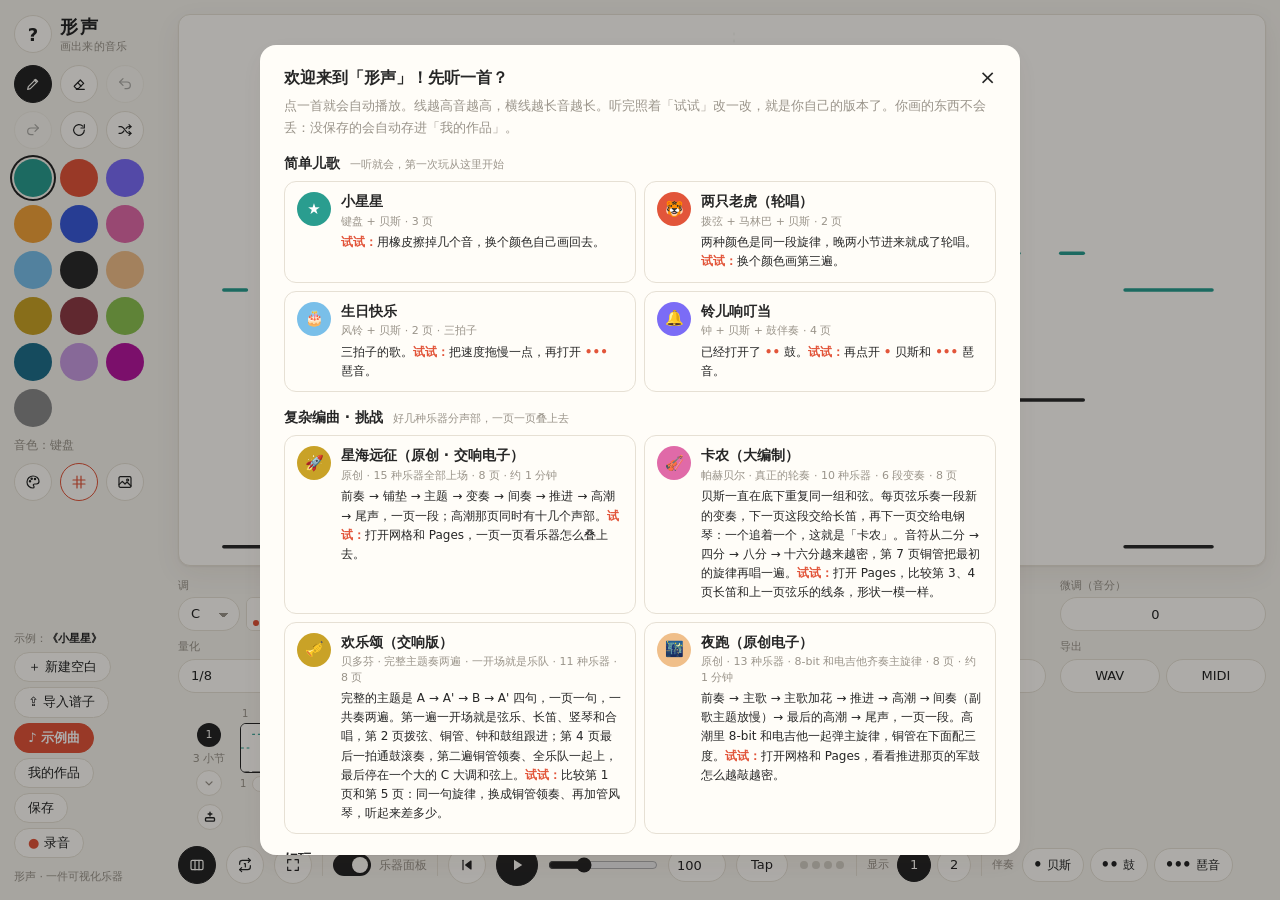
<file: 工作文件/shapesound/index.html>
<!DOCTYPE html>
<html lang="zh-CN">
<head>
<meta charset="utf-8">
<meta name="viewport" content="width=device-width,initial-scale=1">
<title>形声 · 画出来的音乐</title>
<link rel="stylesheet" href="style.css">
</head>
<body data-paper="paper">

<!-- ================= 左侧工具栏 ================= -->
<aside id="side">
  <div class="brand"><button class="ib" id="helpBtn" data-tip="怎么玩">?</button><div>形声<small>画出来的音乐</small></div></div>
  <div class="g3" id="tools">
    <button class="ib on" id="tPen" data-tip="画笔">
      <svg viewBox="0 0 24 24"><path d="M4 20l4-1 11-11-3-3L5 16l-1 4z"/><path d="M14 6l3 3"/></svg></button>
    <button class="ib" id="tErase" data-tip="橡皮 (Shift+E)">
      <svg viewBox="0 0 24 24"><path d="M8 20h12"/><path d="M5 15l9-9 5 5-8 8H8l-3-3a1 1 0 010-1z"/><path d="M10 10l5 5"/></svg></button>
    <button class="ib" id="tUndo" data-tip="撤销 (Ctrl+Z)">
      <svg viewBox="0 0 24 24"><path d="M9 14L4 9l5-5"/><path d="M4 9h11a5 5 0 010 10h-3"/></svg></button>
    <button class="ib" id="tRedo" data-tip="重做 (Ctrl+Y)">
      <svg viewBox="0 0 24 24"><path d="M15 14l5-5-5-5"/><path d="M20 9H9a5 5 0 000 10h3"/></svg></button>
    <button class="ib" id="tClear" data-tip="清空重来">
      <svg viewBox="0 0 24 24"><path d="M20 12a8 8 0 11-2.3-5.7"/><path d="M20 4v5h-5"/></svg></button>
    <button class="ib" id="tShuffle" data-tip="随机换音色">
      <svg viewBox="0 0 24 24"><path d="M3 7h3c5 0 7 10 12 10h3"/><path d="M3 17h3c2 0 3.2-1.6 4.4-3.6M13.6 9.6C14.8 8 16 7 18 7h3"/><path d="M18 4l3 3-3 3M18 14l3 3-3 3"/></svg></button>
  </div>
  <div class="g3" id="swatches"></div>
  <div class="timbre" id="timbre"></div>
  <div class="g3">
    <button class="ib" id="tPalette" data-tip="换一套颜色">
      <svg viewBox="0 0 24 24"><path d="M12 3a9 9 0 100 18c1.1 0 1.6-.8 1.6-1.6 0-1.3-1.2-1.6-1.2-2.8 0-1 .8-1.6 1.8-1.6H17a4 4 0 004-4c0-4.4-4-8-9-8z"/><circle cx="7.5" cy="11" r="1"/><circle cx="10" cy="7" r="1"/><circle cx="15" cy="7.5" r="1"/></svg></button>
    <button class="ib" id="tGrid" data-tip="音符网格：显示每一行是什么音（G）">
      <svg viewBox="0 0 24 24"><path d="M9 3v18M15 3v18M3 9h18M3 15h18"/></svg></button>
    <button class="ib" id="tBg" data-tip="换背景（长按：用自己的图片）">
      <svg viewBox="0 0 24 24"><rect x="3" y="4" width="18" height="16" rx="2"/><path d="M3 16l5-5 4 4 3-3 6 6"/><circle cx="16" cy="9" r="1.5"/></svg></button>
  </div>
  <div class="sp"></div>
  <div class="side-files">
    <div class="worknow" id="workNow"></div>
    <button class="pill" id="newBtn" data-tip="新建一张空白画纸（没保存的会自动存成草稿）">＋ 新建空白</button>
    <button class="pill" id="impBtn" data-tip="导入现成的谱子（简谱、MusicXML、MIDI），或者把照片描成线条">⇪ 导入谱子</button>
    <button class="pill hot" id="samplesBtn" data-tip="不知道画什么？先听一首示例曲">♪ 示例曲</button>
    <button class="pill" id="libBtn" data-tip="保存过的作品都在这里，点一下就能切换">我的作品</button>
    <button class="pill" id="save" data-tip="保存到「我的作品」（Ctrl+S）">保存</button>
    <button class="pill" id="rec">录音</button>
  </div>
  <div class="credit">形声 · 一件可视化乐器</div>
</aside>

<!-- ================= 主区 ================= -->
<section id="main">
  <main id="stage">
    <canvas id="cv"></canvas>
    <div id="cast"></div>
    <div id="hint">在纸上随便画几笔，然后按 ▶<br>线越高，音越高；从左到右是时间</div>
  </main>

  <div id="bar">
    <button class="ib" id="pagesBtn" data-tip="Pages：把几页串成一条时间线"><svg viewBox="0 0 24 24"><rect x="3" y="5" width="18" height="14" rx="2"/><path d="M9 5v14M15 5v14"/></svg></button>
    <button class="ib" id="loopBtn" data-tip="单页循环：开着时只循环眼前这一页；关掉时一页放完接着放下一页（和 Pages 面板开不开无关）"><svg viewBox="0 0 24 24"><path d="M17 2l3 3-3 3"/><path d="M4 11V9a4 4 0 014-4h12"/><path d="M7 22l-3-3 3-3"/><path d="M20 13v2a4 4 0 01-4 4H4"/><path d="M11 10h1.5v5"/></svg></button>
    <button class="ib" id="bigBtn" data-tip="大屏曲谱：画纸铺满整个屏幕（手机上画谱更方便），Esc 或「退出」回来"><svg viewBox="0 0 24 24"><path d="M4 9V4h5M20 9V4h-5M4 15v5h5M20 15v5h-5"/></svg></button>
    <div class="vsep"></div>
    <div class="toggle-row"><button class="switch on" id="instSw" title="显示/隐藏乐器面板"></button>乐器面板</div>
    <div class="vsep"></div>
    <button class="ib" id="toStart" data-tip="回到开头"><svg viewBox="0 0 24 24"><path d="M6 5v14"/><path d="M18 6l-8 6 8 6z" fill="currentColor"/></svg></button>
    <button class="ib" id="play" data-tip="播放 / 暂停 (空格)"></button>
    <input type="range" id="tempo" min="40" max="240" value="120" title="速度">
    <input type="number" id="bpm" min="40" max="240" value="120" title="BPM">
    <button id="tap" title="跟着拍子连续点几下">Tap</button>
    <span id="beats"><i class="beat"></i><i class="beat"></i><i class="beat"></i><i class="beat"></i></span>
    <div class="vsep"></div>
    <div class="grp"><span class="glabel">显示</span>
    <button class="num on" id="prog1" data-tip="1 画线模式：正常画线">1</button>
    <button class="num" id="prog2" data-tip="2 像素模式：画纸变成方格，播放头扫过时格子发亮">2</button>
    <button class="num" id="prog3" data-tip="3 舞台模式：给每种乐器配一张照片（窗口变窄时才出现）">3</button></div>
    <div class="vsep"></div>
    <div class="grp"><span class="glabel">伴奏</span>
    <button class="dots" id="beat1" data-tip="贝斯伴奏：每拍弹一下低音主音。点一下开，再点关；三种伴奏可以同时开"><b>•</b>贝斯</button>
    <button class="dots" id="beat2" data-tip="鼓伴奏：底鼓、军鼓轮流，加上镲。点一下开，再点关"><b>••</b>鼓</button>
    <button class="dots" id="beat4" data-tip="琶音伴奏：跟着调自动循环一段分解和弦。点一下开，再点关"><b>•••</b>琶音</button></div>
  </div>

  <div id="inst">
    <div class="f"><label>调</label><div class="c"><select class="sel key" id="selKey"></select><div id="piano"></div></div></div>
    <div class="f"><label>音阶</label><div class="c"><select class="sel" id="selScale"></select></div></div>
    <div class="f"><label>音域</label><div class="c"><select class="sel" id="selRange"><option value="1">1 个八度</option><option value="2">2 个八度</option><option value="3">3 个八度</option></select></div></div>
    <div class="f"><label>八度</label><div class="c"><button class="round" id="octDn">−</button><span class="oct" id="octVal">0</span><button class="round" id="octUp">+</button></div></div>
    <div class="f"><label>微调（音分）</label><div class="c"><input class="box" id="tune" type="number" min="-50" max="50" step="1" value="0"></div></div>
    <div class="f"><label>量化</label><div class="c"><select class="sel" id="selQuant"></select></div></div>
    <div class="f"><label>摇摆</label><div class="c"><select class="sel" id="selSwing"></select></div></div>
    <div class="f"><label>节拍器</label><div class="c"><button class="tg" id="click">关</button></div></div>
    <div class="f"><label>MIDI 输入</label><div class="c"><button class="tg" id="midi">关</button></div></div>
    <div class="f"><label>导出</label><div class="c"><button class="tg" id="expWav">WAV</button><button class="tg" id="expMidi">MIDI</button></div></div>
  </div>

  <div id="strip"></div>

</section>

<div class="overlay" id="help"><div class="dialog">
  <button class="close" id="helpClose">×</button>
  <h2>怎么玩</h2>
  <ol>
    <li><b>画线就是作曲。</b>竖线（播放头）从左往右扫，碰到哪条线，哪条线就发声：越高音越高；横线是长音，斜线是琶音，竖线是和弦。</li>
    <li><b>选调和音阶。</b>打开「音符网格」能看到每一行的音名；网格里只有音阶内的音，怎么画都和谐。</li>
    <li><b>定速度。</b>拖速度条、输入 BPM，或者跟着拍子连点 Tap；节拍器可以打开听拍子。</li>
    <li><b>颜色就是音色。</b>十六种颜色对应十六种乐器；最后一种是「鼓组」：画得越低越是底鼓，越高越是镲；接上 MIDI 键盘并打开「MIDI 输入」，播放时弹的音会画进循环里。</li>
  </ol>
  <div class="k">
    <kbd>空格</kbd> 播放/暂停　<kbd>Ctrl</kbd>+<kbd>Z</kbd> 撤销　<kbd>Ctrl</kbd>+<kbd>Y</kbd> 重做　<kbd>Shift</kbd>+<kbd>E</kbd> 橡皮　<kbd>G</kbd> 网格<br>
    <kbd>1</kbd>–<kbd>9</kbd> 选乐器　电脑键盘当琴：<kbd>A</kbd>–<kbd>;</kbd> 从低到高，<kbd>Q</kbd>–<kbd>P</kbd> 接着往上<br>
    底部「伴奏」三个按钮：<b>•</b> 贝斯　<b>••</b> 鼓　<b>•••</b> 琶音。点一下开、再点关，可以同时开好几个；它们跟着你选的调走。<br>
    不知道从哪开始？点左边的 <b>♪ 示例曲</b>，听一首再改着玩。<br>
    有现成的谱子？点 <b>⇪ 导入谱子</b>：粘贴简谱，或选 MusicXML / MIDI 文件，自动画成线条；也能选一张照片，把轮廓描成会响的线条。<br>
    <b>1 / 2 / 3</b> 是显示模式：画线、像素（格子会随播放头亮起）、舞台（每种乐器一个格子配照片，手机宽度才出现）。<br>
    最左边的 <b>Pages</b> 打开时间线（只管显示），旁边的 <b>单页循环</b> 按钮决定是只循环眼前这一页，还是一页放完接着放下一页；Pages 里每页一张画，点「N 小节」改这一页放几个小节，＋ 新页、复制、删除；还能叠加多条时间线一起播。<br>
    右下角 <b>大屏</b> 按钮让画纸铺满整个屏幕，手机上画谱更方便。<br>
    「保存」把作品存进「我的作品」，在那里可以随时切换、改名、删除，或导出成 .json 文件（<kbd>Ctrl</kbd>+<kbd>S</kbd> 快速保存）。
  </div>
  <div class="dlg-foot"><button class="pill hot" id="tourAgain">重新看一遍新手引导</button></div>
</div></div>
<div class="overlay" id="samples"><div class="dialog wide">
  <button class="close" id="samplesClose">×</button>
  <h2 id="samplesTitle">示例曲</h2>
  <div class="lead" id="samplesLead">点一首就会自动播放。线越高音越高，横线越长音越长。听完照着「试试」改一改，就是你自己的版本了。你画的东西不会丢：没保存的会自动存进「我的作品」。</div>
  <div id="songList"></div>
  <div class="dlg-foot"><button class="pill" id="samplesSkip">新建空白，自己画</button></div>
</div></div>
<div class="overlay" id="lib"><div class="dialog wide">
  <button class="close" id="libClose">×</button>
  <h2>我的作品</h2>
  <div class="lead">作品保存在这个浏览器里，刷新、关掉网页都还在。已保存的作品之后的修改会<b>自动保存</b>；没保存的新作品，切换时会自动存成<b>草稿</b>。换电脑或清理浏览器数据前，记得点「导出」备份成文件。</div>
  <div class="saverow"><input id="libName" maxlength="40" placeholder="给当前作品起个名字"><button class="pill hot" id="libSave">保存当前作品</button><button class="pill" id="libSaveNew" hidden>另存为新作品</button></div>
  <div class="works" id="workList"></div>
  <div class="dlg-foot"><button class="pill" id="libNew">新建空白作品</button><button class="pill" id="libImport">从文件导入…</button></div>
</div></div>
<div class="overlay" id="imp"><div class="dialog wide">
  <button class="close" id="impClose">×</button>
  <h2>导入谱子</h2>
  <div class="lead">把现成的谱子自动画成线条：每个声部一种颜色，调、音阶、音域、速度都会自动设好，一页 16 拍，多页自动串成时间线。导入的谱子存进「我的作品」。</div>
  <div class="imp-row"><button class="pill hot" id="impFile">选择文件…</button>
    <span>MusicXML（.musicxml / .xml / .mxl）或 MIDI（.mid）。也可以直接把文件拖到网页上。</span></div>
  <h3 class="imp-h">或者从照片描线</h3>
  <div class="imp-row"><button class="pill" id="phFile">选择照片…</button>
    <span>任何照片或图片都行：把轮廓描成线条，变成一幅会响的画（不是识别图里的音符）。也可以把照片直接拖到网页上。</span></div>
  <div id="phBox" hidden>
    <canvas id="phPrev"></canvas>
    <div class="ph-ctl">
      <label>线条多少 <input type="range" id="phDetail" min="1" max="10" value="5"></label>
      <label>颜色 <select class="sel" id="phColor"><option value="photo">按照片的颜色选乐器</option><option value="one">全用当前选的乐器</option></select></label>
      <label>比例 <select class="sel" id="phFit"><option value="keep">保持照片比例</option><option value="fill">铺满画纸</option></select></label>
    </div>
    <div class="ph-foot"><span id="phInfo"></span><button class="pill hot" id="phGo">用这些线条生成谱子</button></div>
  </div>
  <h3 class="imp-h">或者输入简谱</h3>
  <textarea id="impText" spellcheck="false" placeholder="例如：&#10;1=C 4/4 ♩=100&#10;1 1 5 5 | 6 6 5 - | 4 4 3 3 | 2 2 1 - |"></textarea>
  <div class="imp-help">
    <b>1–7</b> 音　<b>0</b> 休止　<b>-</b> 延长一拍　<b>5.</b> 附点　<b>1_</b> 八分音符　<b>1__</b> 十六分　<b>1'</b> 高八度　<b>1,</b> 低八度　<b>#4 b7</b> 升降　<b>[135]</b> 和弦<br>
    <b>1=G</b> 定调　<b>♩=90</b> 速度　另起一行写 <b>@贝斯</b>（或 @长笛、@鼓…）开始一个新声部，名字决定用什么乐器　第一行不带数字的文字当作标题
  </div>
  <div class="imp-err" id="impErr"></div>
  <div class="dlg-foot"><button class="pill" id="impDemo">填入示例</button><button class="pill hot" id="impGo">生成谱子（Ctrl+Enter）</button></div>
  <div class="imp-note">想把照片或 PDF 里的五线谱当成音符识别出来：网页没法直接做。可以先用免费的 MuseScore（导入 PDF）或 Audiveris 识别，导出成 MusicXML，再从这里导入。</div>
</div></div>
<div id="bigbar" hidden>
  <button class="ib" id="bbPlay" title="播放 / 暂停"></button>
  <button class="ib" id="bbPen" title="画笔"><svg viewBox="0 0 24 24"><path d="M4 20l4-1 11-11-3-3L5 16l-1 4z"/><path d="M14 6l3 3"/></svg></button>
  <button class="ib" id="bbErase" title="橡皮"><svg viewBox="0 0 24 24"><path d="M8 20h12"/><path d="M5 15l9-9 5 5-8 8H8l-3-3a1 1 0 010-1z"/><path d="M10 10l5 5"/></svg></button>
  <button class="ib" id="bbUndo" title="撤销"><svg viewBox="0 0 24 24"><path d="M9 14L4 9l5-5"/><path d="M4 9h11a5 5 0 010 10h-3"/></svg></button>
  <button class="ib bbink" id="bbInk"></button>
  <button class="pill" id="bbExit">退出大屏</button>
  <div id="bbInks" hidden></div>
</div>
<div id="tour" hidden><div id="tourSpot"></div>
  <div id="tourBubble"><div class="tc" id="tourCount"></div><b id="tourTitle"></b><p id="tourText"></p>
    <div class="tb"><button class="pill sm" id="tourSkip">跳过</button><span></span><button class="pill sm" id="tourPrev">上一步</button><button class="pill sm hot" id="tourNext">下一步</button></div></div></div>
<div id="tipbox"></div>
<div id="toast"></div>
<input type="file" id="openFile" accept=".json,application/json" hidden>
<input type="file" id="photoFile" accept="image/*" hidden>
<input type="file" id="castFile" accept="image/*" hidden>
<input type="file" id="impInput" accept=".musicxml,.xml,.mxl,.mid,.midi,.txt" hidden>
<input type="file" id="phInput" accept="image/*" hidden>

<script src="js/core.js"></script>
<script src="js/canvas.js"></script>
<script src="js/app.js"></script>
<script src="js/songs.js"></script>
<script src="js/library.js"></script>
<script src="js/importer.js"></script>
<script src="js/photo.js"></script>
<script src="js/bigscore.js"></script>
<script src="js/tour.js"></script>
</body>
</html>
</file>
<file: 工作文件/shapesound/style.css>
:root{
  --bg:#f6f3ec; --paper:#fffdf8; --ink:#262626; --muted:#9a948a; --soft:#c9c3b8; --line:rgba(60,50,30,.08);
  --line2:rgba(60,50,30,.18); --line3:rgba(60,50,30,.34); --ui:#fffdf8; --uib:#e6e0d4; --hover:rgba(60,50,30,.06);
  --accent:#e2553a; --shadow:0 1px 2px rgba(60,40,10,.06),0 8px 28px rgba(60,40,10,.06);
}
body[data-paper="sky"]{ --bg:#d6e7f6; --paper:#e6f1fb; --ink:#1d2a44; --muted:#6c80a0; --soft:#a9bfd8; --line:rgba(20,50,90,.08);
  --line2:rgba(20,50,90,.18); --line3:rgba(20,50,90,.34); --ui:#f2f8fd; --uib:#c4d8ec; --hover:rgba(20,50,90,.07); }
body[data-paper="night"]{ --bg:#121419; --paper:#1a1d24; --ink:#efebe2; --muted:#878b97; --soft:#4a4f5c; --line:rgba(255,255,255,.05);
  --line2:rgba(255,255,255,.12); --line3:rgba(255,255,255,.26); --ui:#1f232b; --uib:#333845; --hover:rgba(255,255,255,.06); --shadow:0 8px 28px rgba(0,0,0,.4); }
*{box-sizing:border-box;margin:0;padding:0}
html,body{height:100%;overflow:hidden}
body{background:var(--bg);color:var(--ink);font:13px/1.4 -apple-system,"PingFang SC","Microsoft YaHei","Noto Sans SC",system-ui,sans-serif;
  display:grid;grid-template-columns:150px 1fr;gap:0 14px;padding:14px;-webkit-user-select:none;user-select:none;transition:background .3s}
button{font:inherit;color:inherit;background:none;border:0;cursor:pointer}
select,input{font:inherit;color:inherit}
svg{width:16px;height:16px;fill:none;stroke:currentColor;stroke-width:1.8;stroke-linecap:round;stroke-linejoin:round;display:block}

/* ---------- 左侧工具栏 ---------- */
#side{display:flex;flex-direction:column;gap:10px;min-height:0;overflow-y:auto;padding:6px;margin:-6px}   /* 留出 6px，选中色块的外圈不被裁掉 */
.brand{font-weight:700;font-size:18px;letter-spacing:.12em;display:flex;align-items:center;gap:8px}
.brand small{display:block;font-weight:400;font-size:11px;letter-spacing:.02em;color:var(--muted)}
.g3{display:grid;grid-template-columns:repeat(3,38px);gap:8px}
.ib{width:38px;height:38px;border-radius:50%;display:grid;place-items:center;background:var(--ui);border:1px solid var(--uib);position:relative}
.ib:hover{border-color:var(--line3)}
.ib.on{background:var(--ink);color:var(--paper);border-color:var(--ink)}
.ib:disabled{opacity:.35;cursor:default}
.sw{width:38px;height:38px;border-radius:50%;position:relative;transition:transform .1s}
.sw:hover{transform:scale(1.06)}
.sw.on{box-shadow:0 0 0 2px var(--bg),0 0 0 4px var(--ink)}
/* 悬停提示：用一个固定定位的浮层，永远在最上面，靠近窗口边缘时自动换到上方/往里挪，不会被色块或边框盖住 */
#tipbox{position:fixed;left:0;top:0;background:var(--ink);color:var(--paper);font-size:12px;line-height:1.5;padding:4px 10px;border-radius:7px;
  max-width:260px;z-index:60;pointer-events:none;opacity:0;transition:opacity .12s;box-shadow:0 4px 14px rgba(0,0,0,.18)}
#tipbox.show{opacity:.96}
.timbre{font-size:12px;color:var(--muted);height:16px}
.sp{flex:1}
.side-files{display:flex;flex-direction:column;gap:5px;align-items:flex-start}
.side-files .pill{padding:5px 13px}
.pill{padding:6px 14px;border-radius:999px;border:1px solid var(--uib);background:var(--ui);font-size:13px}
.pill:hover{border-color:var(--line3)}
#tBg.holding{box-shadow:0 0 0 3px var(--accent);transition:box-shadow .5s}
.pill.hot{background:var(--accent);color:#fff;border-color:var(--accent);font-weight:600}
.pill.hot:hover{filter:brightness(1.06)}
/* 示例曲 / 我的作品 弹窗 */
.dialog.wide{max-width:760px}
.dialog .lead{font-size:13px;color:var(--muted);margin:-4px 0 14px;line-height:1.7}
.songs{display:grid;grid-template-columns:repeat(auto-fill,minmax(240px,1fr));gap:8px}
.sgroup{margin:16px 0 8px;display:flex;align-items:baseline;gap:10px;flex-wrap:wrap}
.sgroup:first-child{margin-top:0}
.sgroup b{font-size:14px}
.sgroup span{font-size:11px;color:var(--muted)}
.song{display:flex;gap:10px;align-items:flex-start;text-align:left;width:100%;padding:10px 12px;border-radius:12px;border:1px solid var(--uib);background:var(--paper);transition:border-color .15s,transform .1s}
.song:hover{border-color:var(--ink);transform:translateY(-1px)}
.song .pic{flex:none;width:34px;height:34px;border-radius:50%;display:grid;place-items:center;color:#fff;font-size:15px}
.song .t{font-size:14px;font-weight:600}
.song .m{font-size:11px;color:var(--muted);margin:2px 0 4px}
.song .d{font-size:12px;line-height:1.6}
.song .d b{color:var(--accent);font-weight:600}
.dlg-foot{margin-top:14px;display:flex;gap:8px;justify-content:flex-end;flex-wrap:wrap}
.saverow{display:flex;gap:8px;flex-wrap:wrap}
.saverow input{flex:1;min-width:160px;height:34px;border-radius:999px;border:1px solid var(--uib);background:var(--paper);padding:0 14px}
.works{display:flex;flex-direction:column;gap:8px;margin-top:12px;max-height:48vh;overflow:auto}
.work{display:flex;gap:12px;align-items:center;padding:8px 10px;border:1px solid var(--uib);border-radius:12px;background:var(--paper)}
.work.cur{border-color:var(--ink)}
.work canvas{width:96px;height:36px;border-radius:6px;border:1px solid var(--uib);flex:none}
.winfo{flex:1;min-width:0}
.wname{font-weight:600;cursor:text;overflow:hidden;text-overflow:ellipsis;white-space:nowrap}
.wname input{font-weight:600;width:100%;border:1px solid var(--uib);border-radius:6px;padding:1px 6px;background:var(--ui)}
.wmeta{font-size:11px;color:var(--muted)}
.wtag{display:inline-block;font-size:10px;padding:0 6px;border-radius:999px;background:var(--uib);color:var(--ink);margin-right:4px}
.wbtns{display:flex;gap:6px;flex:none}
.pill.sm{padding:4px 11px;font-size:12px}
.pill.danger{background:#c0392b;color:#fff;border-color:#c0392b}
.empty{font-size:12px;color:var(--muted);padding:18px;text-align:center;line-height:1.8}
.worknow{font-size:11px;color:var(--muted);line-height:1.5;word-break:break-all}
.worknow b{color:var(--ink);font-weight:600}
/* 导入谱子 */
.imp-row{display:flex;gap:10px;align-items:center;flex-wrap:wrap;font-size:12px;color:var(--muted)}
.imp-h{font-size:13px;margin:16px 0 6px}
#impText{width:100%;height:150px;resize:vertical;border-radius:10px;border:1px solid var(--uib);background:var(--paper);color:var(--ink);padding:10px 12px;
  font:13px/1.6 ui-monospace,Consolas,"Microsoft YaHei",monospace;-webkit-user-select:text;user-select:text}
.imp-help{font-size:11px;color:var(--muted);line-height:1.9;margin-top:6px}
.imp-help b{color:var(--ink);font-weight:600}
.imp-err{color:#c0392b;font-size:12px;margin-top:8px;min-height:1em}
.imp-note{font-size:11px;color:var(--muted);margin-top:12px;line-height:1.7;border-top:1px solid var(--uib);padding-top:10px}
#phBox{margin-top:10px}
#phPrev{display:block;width:100%;border-radius:10px;border:1px solid var(--uib)}
.ph-ctl{display:flex;gap:14px;flex-wrap:wrap;align-items:center;margin-top:8px;font-size:12px;color:var(--muted)}
.ph-ctl label{display:flex;gap:6px;align-items:center}
.ph-ctl .sel{height:30px;font-size:12px}
.ph-ctl input[type=range]{width:120px;accent-color:var(--ink)}
.ph-foot{display:flex;gap:10px;align-items:center;justify-content:space-between;flex-wrap:wrap;margin-top:8px;font-size:12px;color:var(--muted)}
/* 大屏曲谱 */
body.big{grid-template-columns:1fr;grid-template-rows:1fr;padding:0;height:100%;overflow:hidden}
html:has(body.big){overflow:hidden}
body.big #side,body.big #inst,body.big #strip,body.big #bar{display:none!important}
body.big #toast{top:auto;bottom:18px}
body.big #main{grid-template-rows:1fr;gap:0;height:100vh;height:100dvh}
body.big #stage{border-radius:0;border:0}
#bigbar{position:fixed;top:10px;right:10px;z-index:40;display:flex;gap:6px;align-items:center;flex-wrap:wrap;justify-content:flex-end;
  background:var(--ui);border:1px solid var(--uib);border-radius:24px;padding:5px;box-shadow:var(--shadow);max-width:calc(100vw - 20px)}
#bigbar[hidden]{display:none}
#bigbar .ib.on{background:var(--ink);color:var(--paper)}
#bigbar .bbink{border:3px solid var(--ui);box-shadow:0 0 0 1px var(--uib)}
#bbInks{position:absolute;top:calc(100% + 6px);right:0;display:grid;grid-template-columns:repeat(4,64px);gap:6px;background:var(--ui);
  border:1px solid var(--uib);border-radius:14px;padding:8px;box-shadow:var(--shadow)}
#bbInks[hidden]{display:none}
.bbsw{height:40px;border-radius:10px;color:#fff;font-size:11px;font-weight:600;text-shadow:0 1px 2px rgba(0,0,0,.5);outline-offset:2px}
.bbsw.on{outline:2px solid var(--ink)}
/* 新手引导 */
#tour{position:fixed;inset:0;z-index:60}
#tour[hidden]{display:none}
#tourSpot{position:fixed;border-radius:12px;box-shadow:0 0 0 9999px rgba(20,16,10,.55);transition:all .25s;pointer-events:none}
#tourBubble{position:fixed;background:var(--ui);color:var(--ink);border-radius:14px;padding:14px 16px;box-shadow:0 10px 40px rgba(0,0,0,.3);transition:top .25s,left .25s}
#tourBubble b{font-size:15px;display:block;margin-bottom:4px}
#tourBubble p{font-size:13px;line-height:1.6;color:var(--ink)}
#tourBubble .tc{font-size:11px;color:var(--muted);margin-bottom:2px}
#tourBubble .tb{display:flex;gap:6px;margin-top:12px;align-items:center}
#tourBubble .tb span{flex:1}
/* 引导：按钮闪一闪 */
@keyframes pulse{0%{box-shadow:0 0 0 0 rgba(226,85,58,.6)}70%{box-shadow:0 0 0 6px rgba(226,85,58,0)}100%{box-shadow:0 0 0 0 rgba(226,85,58,0)}}
.ib.pulse{animation:pulse 1.3s ease-out infinite;border-color:var(--accent);color:var(--accent)}
#rec::before{content:"●";color:var(--accent);margin-right:5px}
#rec.on{background:var(--accent);color:#fff;border-color:var(--accent)}
#rec.on::before{color:#fff;animation:blink 1s infinite}
@keyframes blink{50%{opacity:.2}}
.credit{font-size:11px;color:var(--muted);line-height:1.6}

/* ---------- 主区 ---------- */
#main{display:grid;grid-template-areas:'stage' 'inst' 'strip' 'bar';grid-template-rows:1fr auto auto auto;gap:12px;min-height:0;min-width:0}
#stage{grid-area:stage;position:relative;border-radius:12px;background:var(--paper);box-shadow:var(--shadow);border:1px solid var(--uib);overflow:hidden;
  background-size:cover;background-position:center;min-height:200px}
#stage.photo::before{content:"";position:absolute;inset:0;background:rgba(255,255,255,.42);pointer-events:none}
#cv{position:absolute;inset:0;width:100%;height:100%;touch-action:none;cursor:crosshair}
#hint{position:absolute;left:50%;top:50%;transform:translate(-50%,-50%);color:var(--muted);font-size:14px;pointer-events:none;text-align:center;line-height:1.9;transition:opacity .3s}

/* 舞台模式：一格一种乐器（4 × 4） */
#cast{position:absolute;inset:0;display:none;grid-template-columns:repeat(4,1fr);grid-template-rows:repeat(4,1fr);gap:2px;background:var(--uib)}
body.mode3 #cast{display:grid}
body.mode3 #cv{visibility:hidden}
body.mode3 #hint{display:none}
.cell{position:relative;overflow:hidden;cursor:pointer}
.cell img{position:absolute;inset:0;width:100%;height:100%;object-fit:cover;opacity:0;transition:opacity .12s ease-out}
.cell .glow{position:absolute;inset:0;background:rgba(255,255,255,.5);opacity:0;transition:opacity .12s ease-out}
.cell.show img{opacity:1}
.cell.show.nophoto .glow{opacity:1}
.cell .lbl{position:absolute;left:8px;bottom:6px;font-size:11px;color:#fff;text-shadow:0 0 4px rgba(0,0,0,.45)}
.cell .tip{position:absolute;inset:0;display:flex;align-items:center;justify-content:center;text-align:center;padding:0 8px;color:#fff;font-size:11px;text-shadow:0 0 4px rgba(0,0,0,.7)}
#prog3{display:none}
@media (max-width:759px){ #prog3{display:inline-block} }

/* Pages：时间线条 */
#strip{grid-area:strip;display:none;overflow-x:auto;padding:2px 0 2px;max-height:34vh;overflow-y:auto}
body.pages-open #strip{display:block}
.trk{display:flex;align-items:flex-start;margin-bottom:8px}
.trk.ruler{margin-bottom:2px;align-items:flex-end}
.thead{width:62px;flex:none;display:flex;flex-direction:column;align-items:center;gap:4px;font-size:11px;color:var(--muted)}
.thead .n{width:24px;height:24px;border-radius:50%;background:var(--uib);display:grid;place-items:center;color:var(--ink);cursor:pointer;font-size:11px}
.trk.on .thead .n{background:var(--ink);color:var(--paper)}
.rnum{font-size:10px;color:var(--muted);flex:none;padding-left:2px}
.pg{flex:none;display:flex;flex-direction:column;gap:3px;padding-right:4px}
.pg .clip{position:relative;border-radius:6px;overflow:hidden;border:1.5px solid var(--uib);display:block;cursor:pointer;background:var(--paper)}
.pg.on .clip{border-color:var(--ink)}
.pg canvas{display:block;width:100%}
.pg .head{position:absolute;top:0;bottom:0;width:2px;margin-left:-1px;background:var(--accent);display:none}
.pg .under{font-size:10px;color:var(--muted);display:flex;gap:6px;align-items:center}
.pg .bars{border:1px solid var(--uib);border-radius:999px;padding:0 6px;cursor:pointer;background:var(--ui)}
.pg .bars:hover{border-color:var(--line3)}
.pctl{display:flex;gap:4px;align-self:center;padding-left:4px}
.sbtn{width:26px;height:26px;border-radius:50%;border:1px solid var(--uib);background:var(--ui);display:grid;place-items:center;flex:none;position:relative}
.sbtn:hover{border-color:var(--line3)}
.sbtn:disabled{opacity:.35;cursor:default}
.sbtn svg{width:12px;height:12px}
.trackadd{margin-left:19px}

/* 乐器面板 */
#inst{grid-area:inst;display:grid;grid-template-columns:repeat(5,minmax(0,1fr));gap:8px 14px}
body.noinst #inst{display:none}
.f{display:flex;flex-direction:column;gap:4px;min-width:0}
.f>label{font-size:11px;color:var(--muted)}
.f>.c{display:flex;gap:6px;align-items:center;min-width:0}
.sel,.box,.tg{height:34px;border-radius:999px;border:1px solid var(--uib);background:var(--ui);padding:0 12px;min-width:0}
.sel{appearance:none;-webkit-appearance:none;padding-right:26px;flex:1;cursor:pointer;
  background-image:linear-gradient(45deg,transparent 50%,var(--muted) 50%),linear-gradient(135deg,var(--muted) 50%,transparent 50%);
  background-position:calc(100% - 15px) 15px,calc(100% - 10px) 15px;background-size:5px 5px;background-repeat:no-repeat}
.sel option{background:var(--ui);color:var(--ink)}
.sel.key{flex:none;width:62px}
.box{width:100%;text-align:center}
.tg{flex:1;text-align:center}
.tg.on{background:var(--ink);color:var(--paper);border-color:var(--ink)}
.round{width:34px;height:34px;border-radius:50%;border:1px solid var(--uib);background:var(--ui);flex:none}
.oct{min-width:22px;text-align:center;font-variant-numeric:tabular-nums}
#piano{position:relative;height:34px;flex:1;min-width:84px;max-width:130px;border-radius:7px;overflow:hidden;border:1px solid var(--uib);background:var(--ui)}
#piano i{position:absolute;top:0;bottom:0;border-right:1px solid var(--uib);cursor:pointer;background:var(--paper)}
#piano i.b{background:var(--ink);opacity:.82;bottom:42%;border:0;border-radius:0 0 3px 3px;z-index:1}
#piano i.in::after{content:"";position:absolute;left:50%;bottom:4px;width:5px;height:5px;margin-left:-2.5px;border-radius:50%;background:var(--muted)}
#piano i.b.in::after{background:var(--paper);bottom:3px}
#piano i.root::after{background:var(--accent)!important;width:6px;height:6px;margin-left:-3px}
.toggle-row{display:flex;align-items:center;gap:8px;font-size:12px;color:var(--muted)}
.switch{width:38px;height:22px;border-radius:999px;background:var(--uib);position:relative;transition:background .2s}
.switch::after{content:"";position:absolute;left:3px;top:3px;width:16px;height:16px;border-radius:50%;background:var(--paper);transition:left .2s;box-shadow:0 1px 2px rgba(0,0,0,.2)}
.switch.on{background:var(--ink)}
.switch.on::after{left:19px}

/* 走带 */
#bar{grid-area:bar;display:flex;align-items:center;gap:10px;flex-wrap:wrap}
#play{width:42px;height:42px;background:var(--ink);color:var(--paper);border-color:var(--ink)}
#play svg{width:18px;height:18px;fill:currentColor;stroke:none}
#tempo{width:110px;accent-color:var(--ink)}
#bpm{width:58px;height:34px;border-radius:999px;border:1px solid var(--uib);background:var(--ui);text-align:center;font-variant-numeric:tabular-nums}
#tap{height:34px;padding:0 14px;border-radius:999px;border:1px solid var(--uib);background:var(--ui)}
#tap.flash{background:var(--ink);color:var(--paper)}
.num{width:34px;height:34px;border-radius:50%;border:1px solid var(--uib);background:var(--ui);font-variant-numeric:tabular-nums}
.num.on{background:var(--ink);color:var(--paper);border-color:var(--ink)}
.dots{height:34px;padding:0 12px 0 10px;border-radius:999px;border:1px solid var(--uib);background:var(--ui);font-size:12px;line-height:1;display:inline-flex;align-items:center;gap:5px}
.dots b{font-size:15px;letter-spacing:-1px;font-weight:700}
.dots:hover{border-color:var(--line3)}
.grp{display:flex;align-items:center;gap:6px}
.glabel{font-size:11px;color:var(--muted);margin-right:2px}
.dots.on{background:var(--ink);color:var(--paper);border-color:var(--ink)}
.beat{width:8px;height:8px;border-radius:50%;background:var(--line2);display:inline-block;margin:0 2px}
.beat.on{background:var(--accent)}
.vsep{width:1px;height:22px;background:var(--uib)}

/* 弹窗 / 提示 */
.overlay{position:fixed;inset:0;background:rgba(0,0,0,.32);display:none;place-items:center;z-index:40}
.overlay.show{display:grid}
.dialog{background:var(--ui);color:var(--ink);border-radius:16px;max-width:460px;width:calc(100% - 32px);padding:22px 24px;box-shadow:var(--shadow);max-height:90vh;overflow:auto}
.dialog h2{font-size:16px;margin-bottom:10px}
.dialog ol{padding-left:18px;line-height:1.9;font-size:13px}
.dialog .k{margin-top:12px;font-size:12px;color:var(--muted);line-height:1.9}
.dialog kbd{border:1px solid var(--uib);border-radius:4px;padding:0 5px;font-family:inherit;font-size:11px;background:var(--paper)}
.dialog .close{float:right;font-size:20px;line-height:1}
#toast{position:fixed;left:50%;top:26px;transform:translateX(-50%);background:var(--ink);color:var(--paper);padding:8px 16px;border-radius:999px;font-size:13px;opacity:0;transition:opacity .25s;pointer-events:none;z-index:50}
#toast.show{opacity:.92}

@media (max-width:1100px){ #inst{grid-template-columns:repeat(3,minmax(0,1fr))} }
@media (max-width:760px){
  body{grid-template-columns:minmax(0,1fr);grid-template-rows:auto 1fr;padding:10px;gap:10px;overflow:visible;height:auto;min-height:100%}
  html{overflow:auto}
  button,select{touch-action:manipulation}
  #side{flex-direction:row;flex-wrap:wrap;align-items:center;overflow:visible}
  #side .sp,.credit,.timbre{display:none}
  .side-files{flex-direction:row;gap:6px;flex-wrap:wrap;align-items:center;width:100%}
  .side-files .pill{white-space:nowrap;padding:6px 11px;min-height:40px}
  .worknow{width:100%}
  .g3{grid-template-columns:repeat(6,44px);gap:6px}
  .g3:has(> :nth-child(3):last-child){grid-template-columns:repeat(3,44px)}
  .ib,.sw{width:44px;height:44px}
  #swatches .sw{width:36px;height:36px;margin:4px}
  #main{grid-template-areas:'stage' 'bar' 'strip' 'inst';grid-template-rows:46vh auto auto auto;grid-template-rows:clamp(220px,46svh,460px) auto auto auto;gap:10px}
  #bar{gap:8px;padding:8px;border:1px solid var(--uib);border-radius:12px;background:var(--paper)}
  #bar .vsep{display:none}
  #bar .grp{flex-wrap:wrap}
  #play,.num{width:44px;height:44px}
  #tap,.dots,#bpm,.sel,.box,.tg,.round,#piano{min-height:40px}
  .round{width:40px}
  #inst{grid-template-columns:repeat(2,minmax(0,1fr));gap:10px}
  #piano{min-width:0}
  .dialog{padding:16px;max-height:90vh;max-height:90dvh}
  .songs{grid-template-columns:minmax(0,1fr)}
  .dialog .close{min-width:44px;min-height:44px}
  .work{flex-wrap:wrap}
}
</file>
